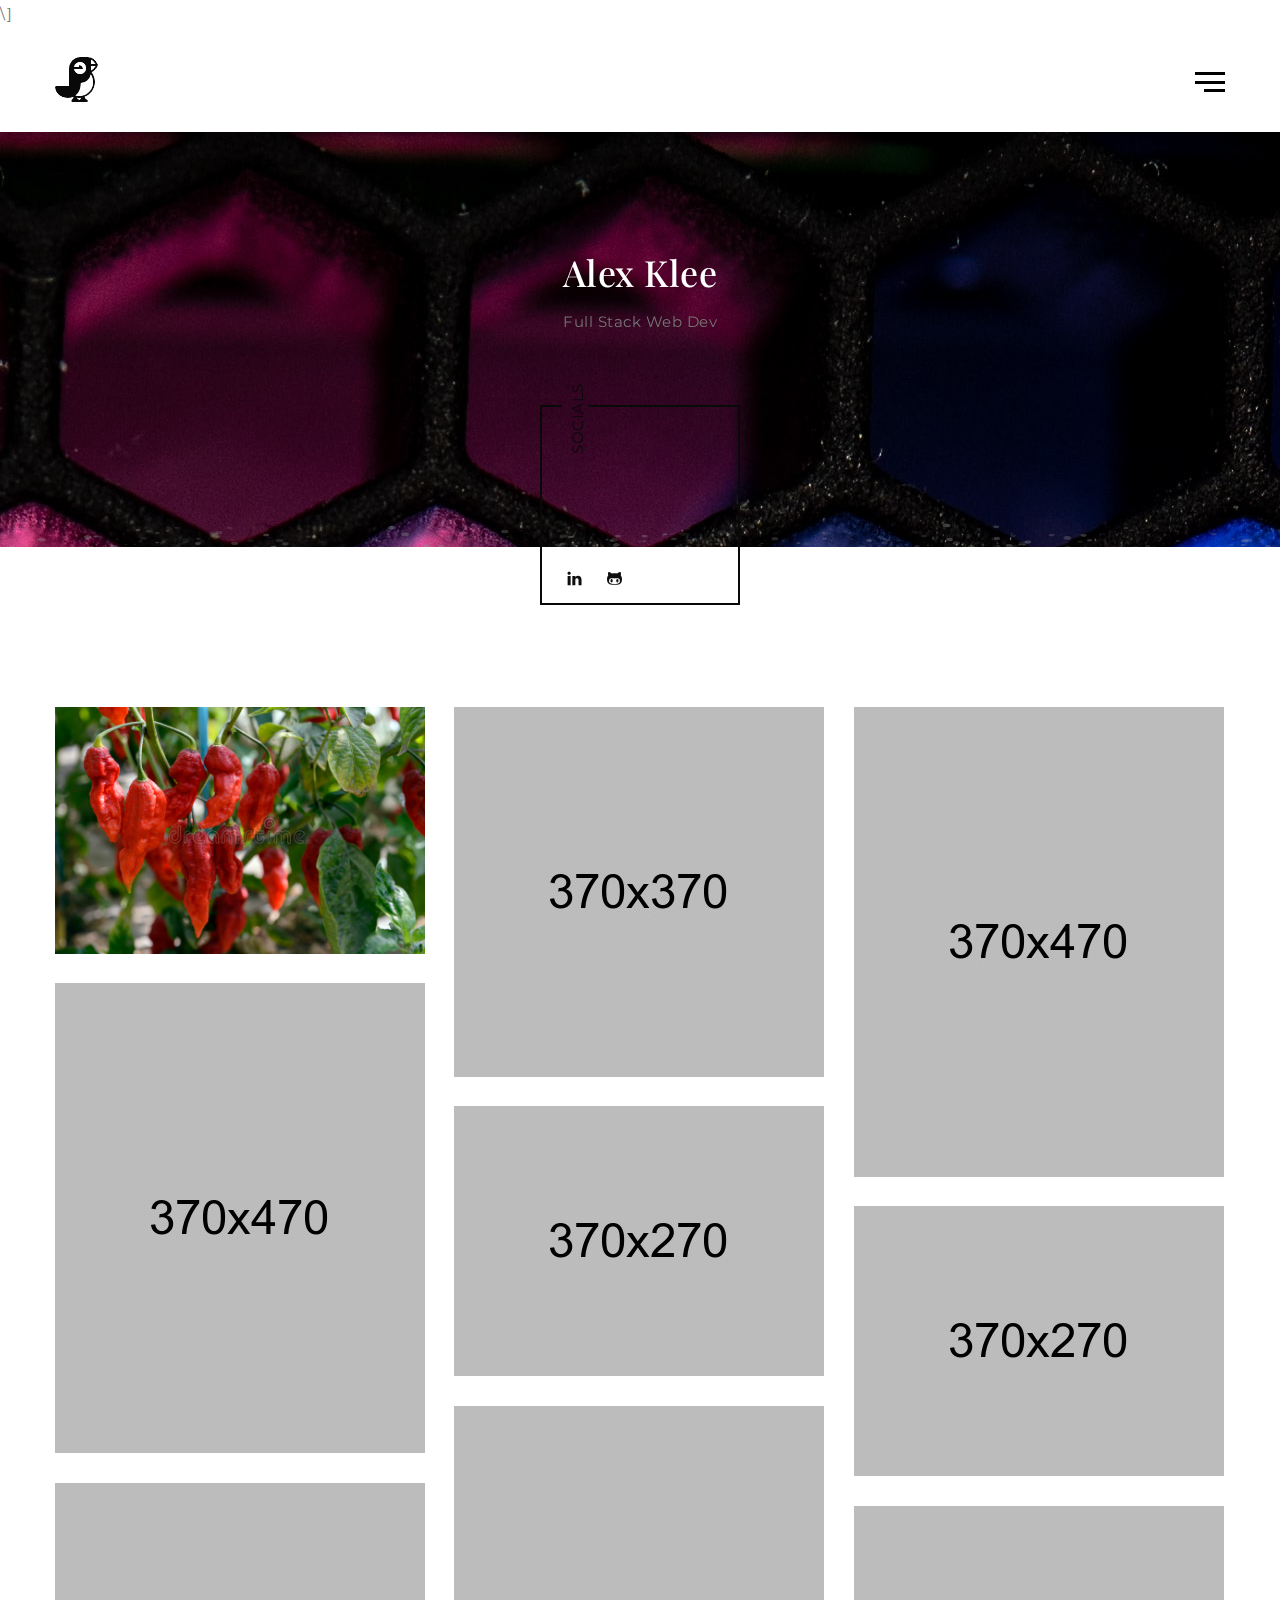
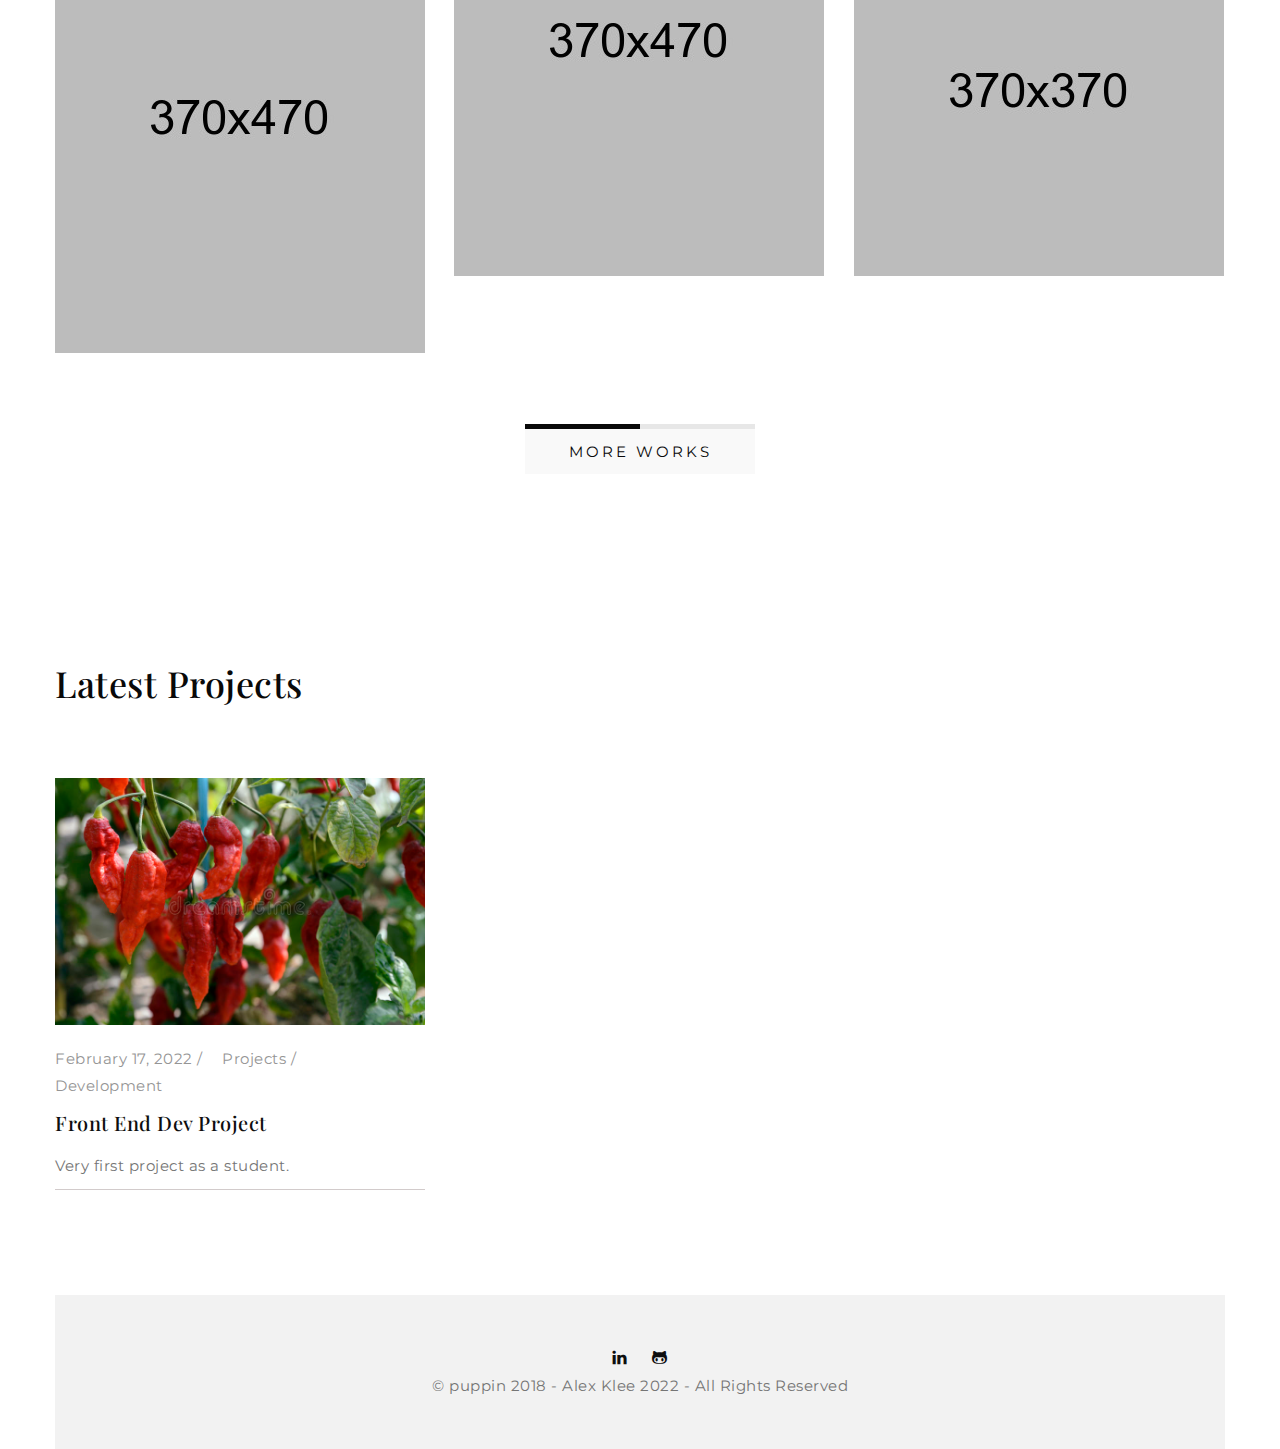
<file: PersonalSite/PersonalSite/Index.html>
﻿

<!DOCTYPE html>
<html lang="zxx">
<head>
	<meta charset="utf-8">
	<title>Alex Klee</title>
	
    <!-- TODO Add a page with "Team" and links to classmates personal sites & Linkedin? -->

	<meta name="description" content="Personal Site">

	<meta name="keywords" content="Premium HTML Template" >

	<meta name="author" content="HTMLmate Alex Klee">

	<!-- Mobile Specific Meta -->
	<meta name="viewport" content="width=device-width, initial-scale=1">

	<!-- css-include -->

	<!-- boorstrap -->
	<link rel="stylesheet" type="text/css" href="assets/css/bootstrap.min.css">
	<!-- themify-icon.css -->
	<link rel="stylesheet" type="text/css" href="assets/css/themify-icons.css">
	<!-- owl-carousel -->
	<link rel="stylesheet" type="text/css" href="assets/css/owl.carousel.css">
	<!-- light-box -->
	<link rel="stylesheet" type="text/css" href="assets/css/lightbox.css">
	<!-- video css -->
	<link rel="stylesheet" type="text/css" href="assets/css/video.min.css">
	<!-- menu.css -->
	<link rel="stylesheet" type="text/css" href="assets/css/menu.css">
	<!-- style -->
	<link rel="stylesheet" type="text/css" href="assets/css/style.css">
	<!-- responsive.css -->
	<link rel="stylesheet" type="text/css" href="assets/css/responsive.css">
</head>

\]
<body>
	<div id="preloader"></div>
	<!-- Start of nav bar 
		============================================= -->
		<nav id="poppin-nav">
			<div id="nav-off"></div>
			<div id="header-logo-1" class="text-center">
				<a href="#"><img src="assets/img//logo/logo.png" alt="img"></a>
			</div>
            <ul id="menu">
                <li class="has-submenu text-capitalize">
                    <a href="index.html">home</a>
                </li>
                <!--<li class="has-submenu">
                    <a href="#">Blog <span class="ti-angle-down"></span></a>
                    <ul class="submenu">
                        <li><a href="blog.html">Blog Grid</a></li>
                        <li><a href="blog-single.html">Single Post</a></li>
                    </ul>
                </li>-->
                <li><a href="projects.html">Projects</a></li>
                <li><a href="teamPage1.html">The Team</a></li>
                <li><a href="resume.pdf" target="_blank">Resume</a></li>
                <li><a href="contact.html">Contact</a></li>
            </ul>
		</nav>
		<div id="menu-overlay"></div>
	<!-- End of nav bar 
		============================================= -->



	<!-- Start of header
		============================================= -->
		<header id="site-header" class="not-stuck">
			<div class="container">
				<div class="row">
					<div id="header-logo">
						<a href="#"><img src="assets/img//logo/logo.png" alt="img"></a>
					</div>

					<div id="menu-burger" class="pull-right not-stuck">
						<div id="menu-bar">
							<span class="icon-bar top"></span>
							<span class="icon-bar middle"></span>
							<span class="icon-bar bottom"></span>
						</div>
					</div>
				</div>
			</div>
		</header>
	<!-- End of header
		============================================= -->





	<!-- Start of page head section
		============================================= -->
		<section id="page-head" class="page-head-section">
			<div class="page-head-overlay"></div>
			<div id="page-head-effect" class="page-head-effect">
				<canvas id="demo-canvas"></canvas>
			</div>
			<!-- // page-head-style -->
			<div class="container">
				<div class="row">
					<div class="banner-content">
						<div class="page-head-content">
							<div class="page-head-title text-capitalize pb40">
								<h1>Alex Klee</h1>
								<span class="descrip">Full Stack Web Dev</span>
							</div>
							<!-- //title -->

							<div class="page-head-social">
								<div  class="social-title text-uppercase">
									<span>socials</span>
								</div>
								<!-- //title -->
								<div class="page-head-social-item ul-li">
									<ul class="page-head-social-list">
										<li><a href="https://linkedin.com/in/alex-klee-6b962a232"><span class="ti-linkedin"></span></a></li>
										<!--<li><a href="#"><span class="ti-twitter-alt"></span></a></li>
										<li><a href="#"><span class="ti-google"></span></a></li>-->
										<li><a href="https://github.com/KleeAlex" target="_blank"><span class="ti-github"></span></a></li>
									</ul><!-- /.page-head-social-list -->
								</div><!-- /.page-head-social-item -->
							</div>
							<!-- /.page-head-social -->
						</div>
						<!-- /.page-head-content -->
					</div>
				</div><!--  /.row-->
			</div><!--  /.container -->
		</section>
	<!-- End of page head section
		============================================= -->





	<!-- Start of portfolio section
		============================================= -->
		<section id="portfolio" class="portfolio-section">
			<div class="container">
				<div class="row">
					<div class="portfolio-content">
						<div class="portfolio-tab pb55">
							<!--<div id="filters" class="button-group pb45">
								<button class="tab-button active" data-filter="*">All<span>75</span></button>
								<button class="tab-button" data-filter=".web">Branding<span>14</span></button>
								<button class="tab-button" data-filter=".design">Identity<span>06</span></button>
								<button class="tab-button" data-filter=".branding">Design<span>22</span></button>
								<button class="tab-button" data-filter=".photography">Travel<span>03</span></button>
							</div>-->
							<!-- /tab-button -->

							<div class="portfolio-tab-text-pic row">
								<div id="posts">
									<div id="1" class="item item-grid web">
										<div class="item-wrap">
											<div class="work-item">
												<div class="work-pic">
													<img src="assets/img/projects/fed1.jpg" alt="image">
												</div>
												<!-- //img -->
												<div class="hover-content">
													<div class="hover-text text-center">
														<a href="http://f1spgd.alexklee.net/Index.html" target="_blank" data-lightbox="roadtrip"></a>
													</div>
													<!-- //light-box-img -->
													<div class="project-description text-uppercase ul-li">
														<h3><a href="http://f1spgd.alexklee.net/Index.html" target="_blank">Front End Dev Project</a></h3>
														<ul class="project-catagorry text-capitalize">
															<li><a href="http://f1spgd.alexklee.net/Index.html" target="_blank">Project, </a></li>

															<li><a href="http://f1spgd.alexklee.net/Index.html" target="_blank">Development</a></li>
														</ul>
													</div>
													<!-- //project-description -->
												</div>
											</div>
										</div>
									</div>
									<!-- /item -->

									<div id="2" class="item item-grid design branding">
										<div class="item-wrap">
											<div class="work-item">
												<div class="work-pic">
													<img src="assets/img/portfolio/port-2.jpg" alt="image">
												</div>
												<!-- //img -->
												<div class="hover-content">
													<div class="hover-text text-center">
														<a href="assets/img/portfolio/port-2.jpg" data-lightbox="roadtrip"><span class="ti-fullscreen"></span></a>
													</div>
													<!-- //light-box-img -->
													<div class="project-description text-uppercase ul-li">
														<h3><a href="#">project Item Title</a></h3>
														<ul class="project-catagorry text-capitalize">
															<li><a href="#">web, </a></li>

															<li><a href="#">Development</a></li>
														</ul>
													</div>
													<!-- //project-description -->
												</div>
											</div>
											
										</div>
									</div>
									<!-- /item -->

									<div id="3" class="item item-grid design web">
										<div class="item-wrap">
											<div class="work-item">
												<div class="work-pic">
													<img src="assets/img/portfolio/port-3.jpg" alt="image">
												</div>
												<!-- //img -->
												<div class="hover-content">
													<div class="hover-text text-center">
														<a href="assets/img/portfolio/port-3.jpg" data-lightbox="roadtrip"><span class="ti-fullscreen"></span></a>
													</div>
													<!-- //light-box-img -->
													<div class="project-description text-uppercase ul-li">
														<h3><a href="#">project Item Title</a></h3>
														<ul class="project-catagorry text-capitalize">
															<li><a href="#">design, </a></li>

															<li><a href="#">Development</a></li>
														</ul>
													</div>
													<!-- //project-description -->
												</div>
											</div>
											
										</div>
									</div>
									<!-- /item -->

									<div id="4" class="item item-grid design photography web">
										<div class="item-wrap">
											<div class="work-item">
												<div class="work-pic">
													<img src="assets/img/portfolio/port-5.jpg" alt="image">
												</div>
												<!-- //img -->
												<div class="hover-content">
													<div class="hover-text text-center">
														<a href="assets/img/portfolio/port-5.jpg" data-lightbox="roadtrip"><span class="ti-link"></span></a>
													</div>
													<!-- //light-box-img -->
													<div class="project-description text-uppercase ul-li">
														<h3><a href="#">project Item Title</a></h3>
														<ul class="project-catagorry text-capitalize">
															<li><a href="#">Branding, </a></li>

															<li><a href="#">Development</a></li>
														</ul>
													</div>
													<!-- //project-description -->
												</div>
											</div>
											
										</div>
									</div>
									<!-- /item -->

									<div id="5" class="item item-grid design web">
										<div class="item-wrap">
											<div class="work-item">
												<div class="work-pic">
													<img src="assets/img/portfolio/port-4.jpg" alt="image">
												</div>
												<!-- //img -->
												<div class="hover-content">
													<div class="hover-text text-center">
														<a class="popup zoom-gallery" href="https://www.youtube.com/watch?v=_kqQDCxRCzM"><span class="ti-control-forward"></span></a>
													</div>
													<!-- //light-box-img -->
													<div class="project-description text-uppercase ul-li">
														<h3><a href="#">project Item Title</a></h3>
														<ul class="project-catagorry text-capitalize">
															<li><a href="#">travel, </a></li>

															<li><a href="#">place</a></li>
														</ul>
													</div>
													<!-- //project-description -->
												</div>
											</div>
											
										</div>
									</div>
									<!-- /item -->

									<div id="6" class="item item-grid design branding web">
										<div class="item-wrap">
											<div class="work-item">
												<div class="work-pic">
													<img src="assets/img/portfolio/port-6.jpg" alt="image">
												</div>
												<!-- //img -->
												<div class="hover-content">
													<div class="hover-text text-center">
														<a href="assets/img/portfolio/port-6.jpg" data-lightbox="roadtrip"><span class="ti-link"></span></a>
													</div>
													<!-- //light-box-img -->
													<div class="project-description text-uppercase ul-li">
														<h3><a href="#">project Item Title</a></h3>
														<ul class="project-catagorry text-capitalize">
															<li><a href="#">identity, </a></li>

															<li><a href="#">institute</a></li>
														</ul>
													</div>
													<!-- //project-description -->
												</div>
											</div>
											
										</div>
									</div>
									<!-- /item -->

									<div id="7" class="item item-grid design branding web">
										<div class="item-wrap">
											<div class="work-item">
												<div class="work-pic">
													<img src="assets/img/portfolio/port-7.jpg" alt="image">
												</div>
												<!-- //img -->
												<div class="hover-content">
													<div class="hover-text text-center">
														<a href="assets/img/portfolio/port-7.jpg" data-lightbox="roadtrip"><span class="ti-fullscreen"></span></a>
													</div>
													<!-- //light-box-img -->
													<div class="project-description text-uppercase ul-li">
														<h3><a href="#">project Item Title</a></h3>
														<ul class="project-catagorry text-capitalize">
															<li><a href="#">Branding, </a></li>

															<li><a href="#">Development</a></li>
														</ul>
													</div>
													<!-- //project-description -->
												</div>
											</div>
											
										</div>
									</div>
									<!-- /item -->

									<div id="8" class="item item-grid design branding web">
										<div class="item-wrap">
											<div class="work-item">
												<div class="work-pic">
													<img src="assets/img/portfolio/port-9.jpg" alt="image">
												</div>
												<!-- //img -->
												<div class="hover-content">
													<div class="hover-text text-center">
														<a  class="popup" href="https://www.youtube.com/watch?v=QJO3ROT-A4E&list=PLxdmSpdkY-5LG9ZYDrX3qQq_iqsjfJhx9"><span class="ti-control-forward"></span></a>
													</div>
													<!-- //light-box-img -->
													<div class="project-description text-uppercase ul-li">
														<h3><a href="#">project Item Title</a></h3>
														<ul class="project-catagorry text-capitalize">
															<li><a href="#">html, </a></li>

															<li><a href="#">Development</a></li>
														</ul>
													</div>
													<!-- //project-description -->
												</div>
											</div>
											
										</div>
									</div>
									<!-- /item -->

									<div id="9" class="item item-grid design branding web">
										<div class="item-wrap">
											<div class="work-item">
												<div class="work-pic">
													<img src="assets/img/portfolio/port-8.jpg" alt="image">
												</div>
												<!-- //img -->
												<div class="hover-content">
													<div class="hover-text text-center">
														<a href="assets/img/portfolio/port-8.jpg" data-lightbox="roadtrip"><span class="ti-fullscreen"></span></a>
													</div>
													<!-- //light-box-img -->
													<div class="project-description text-uppercase ul-li">
														<h3><a href="#">project Item Title</a></h3>
														<ul class="project-catagorry text-capitalize">
															<li><a href="#">Branding, </a></li>

															<li><a href="#">Development</a></li>
														</ul>
													</div>
													<!-- //project-description -->
												</div>
											</div>
											
										</div>
									</div>
									<!-- /item -->


								</div><!--//posts-->
							</div><!--//portfolio-tab-text-pic-->
						</div><!--//portfolio-tab-->


						<div class="poppin-more text-uppercase text-center">
							<div class="more-btn">
								<a href="projects.html">MORE WORKS</a>
							</div>
						</div>
						<!-- //.more -->

					</div><!--//portfolio-content -->
				</div><!--  /.row -->
			</div><!--  /.conatiner -->
		</section>
	<!-- End of portfolio section
		============================================= -->

	<!-- Start of Latest Projects
		============================================= -->
		<section id="service" class="service-section pt90 pb40">
			<div class="container">
				<div class="row">
					<div class="section-title text-capitalize deep-black pb75">
						<h2>Latest Projects</h2>
					</div>
					<!-- //title -->

					<div class="latest-blog-content">
						<div class="row">

							<div class="col-md-4">
								<div class="latest-blog-text-pic">
									<div class="latest-blog-img mb10"> 
										<img src="assets/img/projects/fed1.jpg" alt="img">
										<div class="blog-meta mt20 ul-li">
											<ul class="meta-list">
												<li><a href="">February 17, 2022  /  </a></li>
												<li><a href="http://f1spgd.alexklee.net/Index.html" target="_blank">  Projects /  </a></li>
												<li><a href="http://f1spgd.alexklee.net/Index.html" target="_blank">Development</a></li>
											</ul>
										</div>
									</div>
									<!-- //.latest-blog-img -->

									<div class="latest-blog-text">
										<div class="blog-head">
											<h2> <a href="http://f1spgd.alexklee.net/Index.html">Front End Dev Project</a></h2>
										</div>
										<!-- //.blog-head -->
										<div class="blog-details mt15">
											<p>
												Very first project as a student.
											</p>
										</div>
									</div>

								</div>
								<!-- //.latest-blog-text-pic -->
							</div>
							<!-- //.col-md-4 -->




						</div>
						<!-- //.row -->
					</div>
					


				</div><!--  row -->
			</div><!--  container-->
		</section>
	<!-- End of our service section
		============================================= -->





	<!-- Start of footer section
		============================================= -->
		<footer>
			<div class="footer-area footer-2">
				<div class="container">
					<div class="row">
						<div class="copy-right-area text-center">
							<div class="page-head-social-item ul-li">
								<ul class="page-head-social-list">
									<li><a href="https://linkedin.com/in/alex-klee-6b962a232"><span class="ti-linkedin"></span></a></li>
									<!--<li><a href="#"><span class="ti-twitter-alt"></span></a></li>
									<li><a href="#"><span class="ti-google"></span></a></li>-->
									<li><a href="https://github.com/KleeAlex" target="_blank"><span class="ti-github"></span></a></li>
								</ul><!-- /.page-head-social-list -->
							</div>
							<span>© puppin 2018 - Alex Klee 2022 - All Rights Reserved </span>
						</div>
						<!-- //copy-right-area -->
					</div><!--  /.container -->
				</div><!--  /.row-->
			</div><!--  /.footer-area -->
		</footer>
	<!-- End of footer section
		============================================= -->



		<!--  Js Library -->
		<script src="assets/js/jquery-2.1.4.min.js"></script>
		<!-- Include  for bootstrap -->
		<script src="assets/js/bootstrap.min.js"></script>
		<!-- Include isotope Js -->
		<script src="assets/js/jquery.isotope.min.js"></script>
		<!-- Include lightbox -->
		<script src="assets/js/lightbox.js"></script>
		<!-- Include circle-effect.js -->
		<script src="assets/js/circle-effect.js"></script>
		<!-- Include Video js -->
		<script src="assets/js/jquery.magnific-popup.min.js"></script>
		<!-- Include Owl-carousel -->
		<script src="assets/js/owl.carousel.min.js"></script>
		<!-- Include Counter up -->
		<script src="assets/js/jquery.counterup.min.js"></script>
		<script src="assets/js/waypoints.min.js"></script>



		<!-- Include script.js -->
		<script src="assets/js/script.js"></script>


	</body>
	</html>
</file>
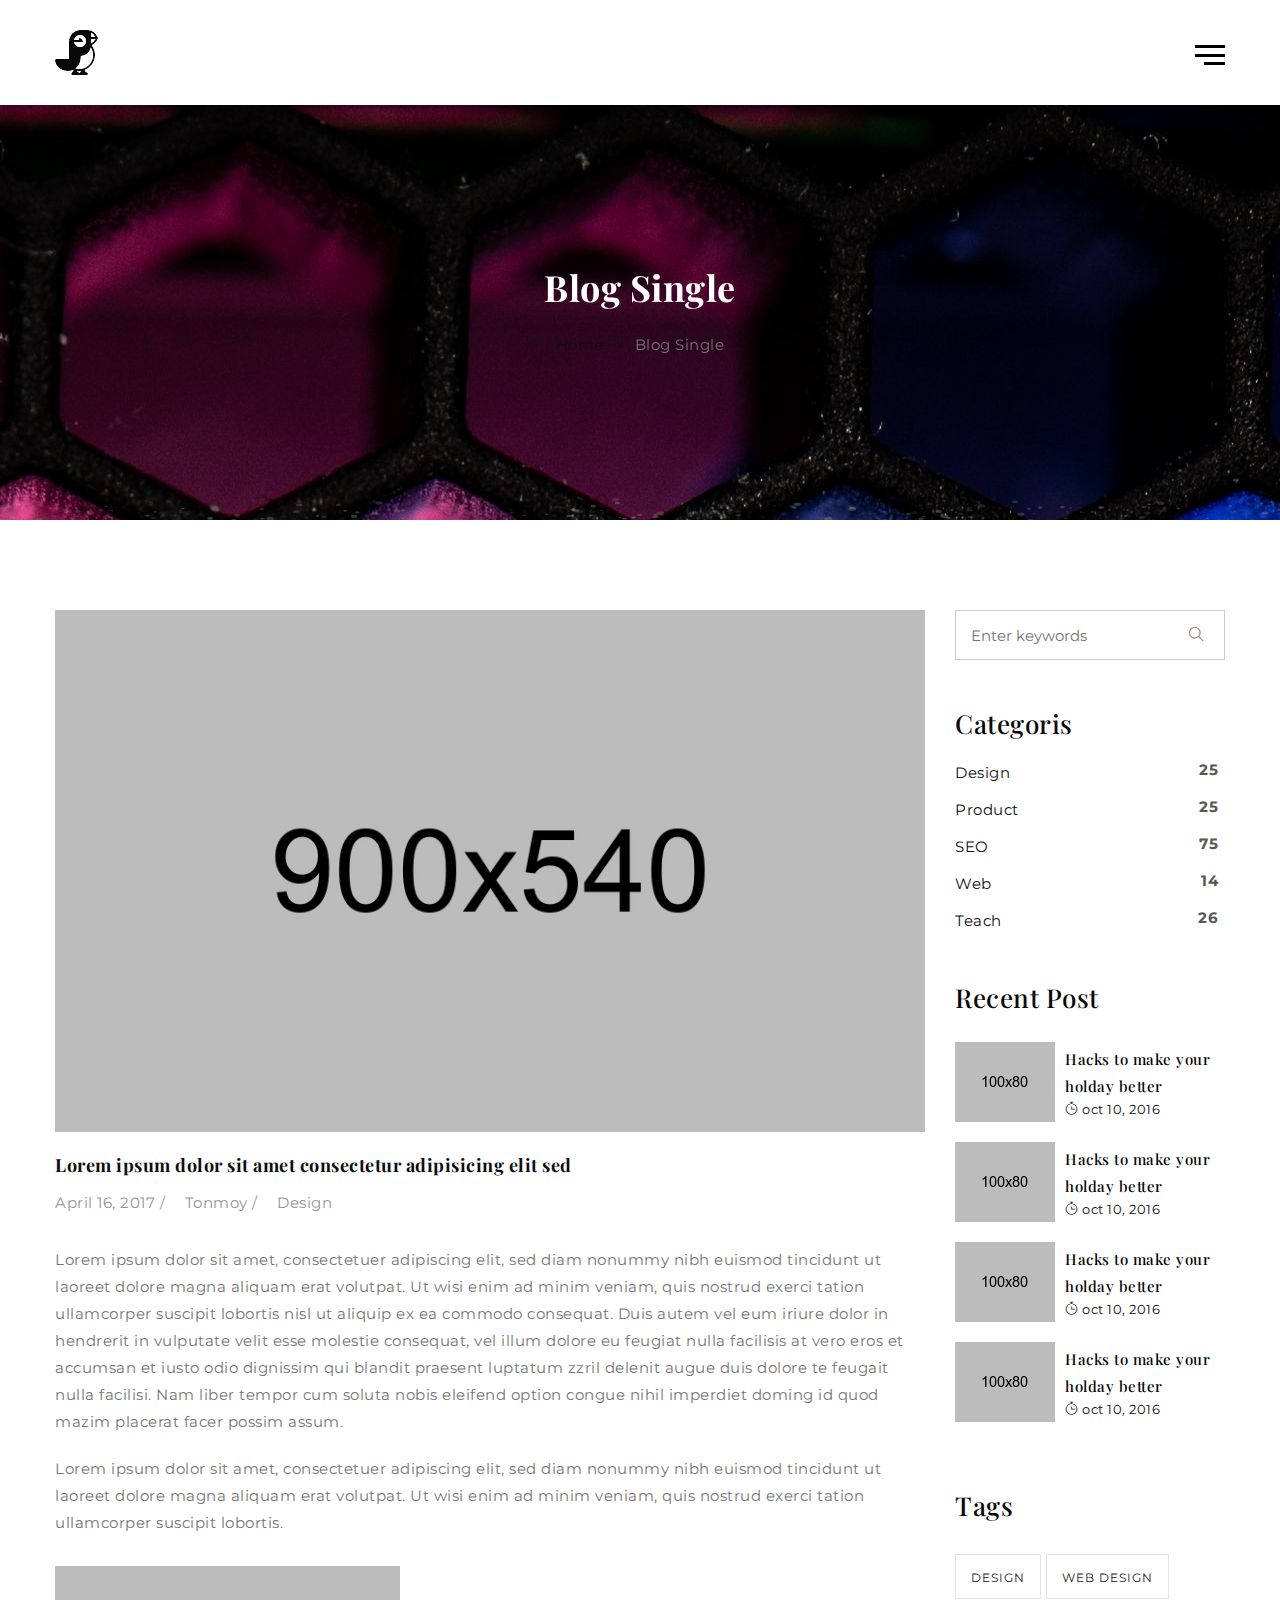
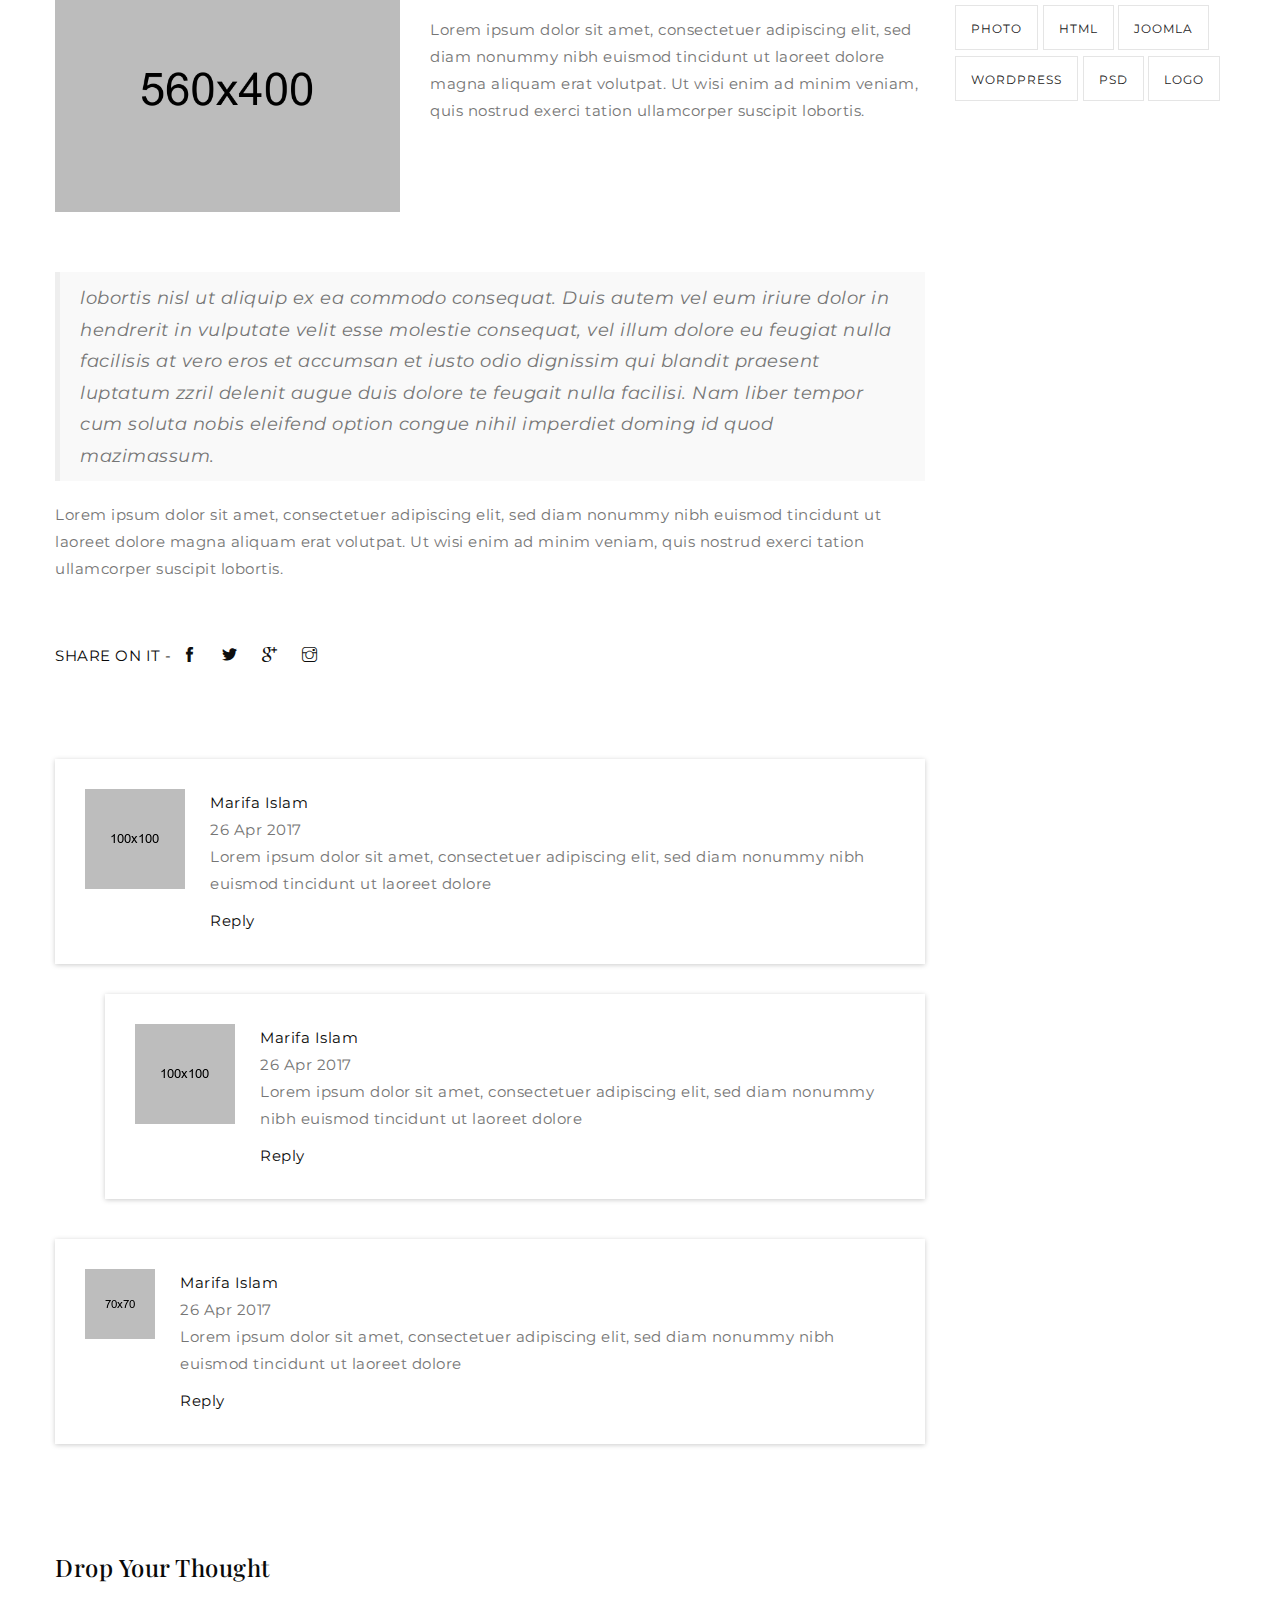
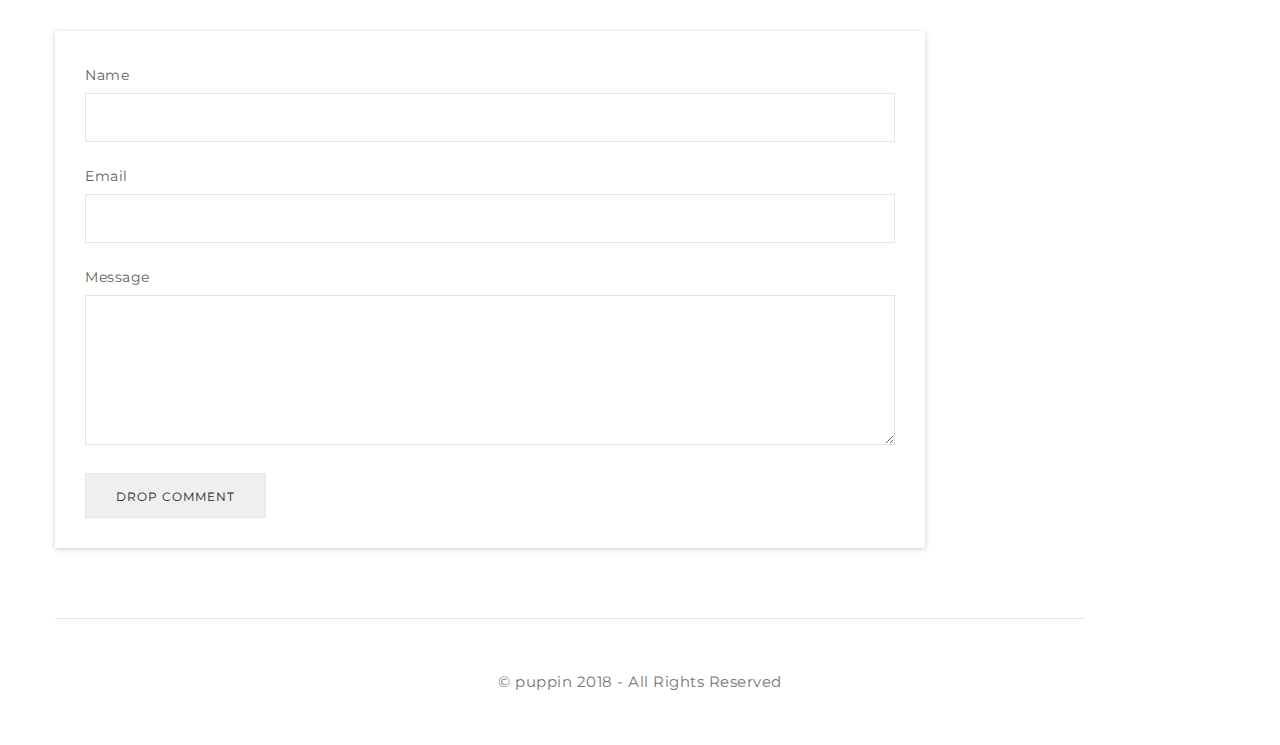
<file: PersonalSite/PersonalSite/blog-single.html>
<!DOCTYPE html>
<html lang="zxx">
<head>
	<meta charset="utf-8">
	<title>Blog single</title>
	

	<meta name="description" content="----">

	<meta name="keywords" content="Premium HTML Template">

	<meta name="author" content="HTMLmate">

	<!-- Mobile Specific Meta -->
	<meta name="viewport" content="width=device-width, initial-scale=1">

	<!-- css-include -->

	<!-- boorstrap -->
	<link rel="stylesheet" type="text/css" href="assets/css/bootstrap.min.css">
	<!-- themify-icon.css -->
	<link rel="stylesheet" type="text/css" href="assets/css/themify-icons.css">
	<!-- owl-carousel -->
	<link rel="stylesheet" type="text/css" href="assets/css/owl.carousel.css">
	<!-- light-box -->
	<link rel="stylesheet" type="text/css" href="assets/css/lightbox.css">
	<!-- video css -->
	<link rel="stylesheet" type="text/css" href="assets/css/video.min.css">
	<!-- menu.css -->
	<link rel="stylesheet" type="text/css" href="assets/css/menu.css">
	<!-- style -->
	<link rel="stylesheet" type="text/css" href="assets/css/style.css">
	<!-- responsive.css -->
	<link rel="stylesheet" type="text/css" href="assets/css/responsive.css">
</head>


<body class="about single-page">
	<div id="preloader"></div>
	<!-- Start of nav bar 
		============================================= -->
		<nav id="poppin-nav">
			<div id="nav-off"></div>
			<div id="header-logo-1" class="text-center">
				<a href="#"><img src="assets/img//logo/logo.png" alt="img"></a>
			</div>
			<ul id="menu">
				<li class="has-submenu text-capitalize">
					<a href="index.html">home</a>
				</li>
				<li class="has-submenu">
					<a href="#">Blog <span class="ti-angle-down"></span></a>
					<ul class="submenu">
						<li><a href="blog.html">Blog Grid</a></li>
						<li><a href="blog-single.html">Single Post</a></li>
					</ul>
				</li>
				<li><a href="contact.html">Contact</a></li>
			</ul>
		</nav>
		<div id="menu-overlay"></div>
	<!-- End of nav bar 
		============================================= -->


	<!-- Start of header
		============================================= -->
		<header id="site-header" class="not-stuck">
			<div class="container">
				<div class="row">
					<div id="header-logo">
						<a href="#"><img src="assets/img//logo/logo.png" alt="img"></a>
					</div>

					<div id="menu-burger" class="pull-right not-stuck">
						<div id="menu-bar">
							<span class="icon-bar top"></span>
							<span class="icon-bar middle"></span>
							<span class="icon-bar bottom"></span>
						</div>
					</div>
				</div>
			</div>
		</header>
	<!-- End of header
		============================================= -->





	<!-- Start of page head section
		============================================= -->
		<section id="page-head" class="page-head-section">
			<div class="page-head-overlay"></div>
			<div id="page-head-effect" class="page-head-effect">
				<canvas id="demo-canvas"></canvas>
			</div>
			<!-- // page-head-style -->
			<div class="container">
				<div class="row">
					<div class="page-head-content">
						<div class="page-head-title text-capitalize">
							<h1>Blog Single</h1>
						</div>
						<!-- //title -->

						<div class="breadcrumb-item   text-capitalize">
							<ul class="breadcrumb">
								<li><a href="index-1.html">Home</a></li>
								<li>blog single</li>
							</ul>
						</div>
						<!-- /.breadcrumb-item -->
					</div>
					<!-- /.page-head-content -->
				</div><!--  /.row-->
			</div><!--  /.container -->
		</section>
	<!-- End of page head section
		============================================= -->



	<!-- Start of blog sinlge content
		============================================= -->
		<section id="blog-single" class="blog-single-content pt90">
			<div class="container">
				<div class="row">
					<div class="blog-single-content">
						<div class="row">
							<div class="col-sm-9">

								<div class="blog-single-right-side">
									<div class="blog-single-main-img">
										<img src="assets/img/blog/blog-s.jpg" alt="image">
									</div>

									<div class="blog-main-link deep-black mt20">
										<h2><a href="#">Lorem ipsum dolor sit amet consectetur adipisicing elit sed</a></h2>
									</div>
									<!-- //.blog-main-link -->


									<div class="blog-meta mt10  ul-li">
										<ul class="meta-list">
											<li><a href="#">April 16, 2017  /  </a></li>
											<li><a href="#">  Tonmoy /  </a></li>
											<li><a href="#">Design</a></li>
										</ul>
									</div>
									<!-- //.blog-meta -->

									<div class="blog-single-text mt30">
										<span>Lorem ipsum dolor sit amet, consectetuer adipiscing elit, sed diam nonummy nibh euismod tincidunt ut laoreet dolore magna aliquam erat volutpat. Ut wisi enim ad minim veniam, quis nostrud exerci tation ullamcorper suscipit lobortis nisl ut aliquip ex ea commodo consequat. Duis autem vel eum iriure dolor in hendrerit in vulputate velit esse molestie consequat, vel illum dolore eu feugiat nulla facilisis at vero eros et accumsan et iusto odio dignissim qui blandit praesent luptatum zzril delenit augue duis dolore te feugait nulla facilisi. Nam liber tempor cum soluta nobis eleifend option congue nihil imperdiet doming id quod mazim placerat facer possim assum.</span>
									</div>
									<!-- // .blog-single-text -->	

									<div class="blog-single-text mt20">
										<span>Lorem ipsum dolor sit amet, consectetuer adipiscing elit, sed diam nonummy nibh euismod tincidunt ut laoreet dolore magna aliquam erat volutpat. Ut wisi enim ad minim veniam, quis nostrud exerci tation ullamcorper suscipit lobortis.</span>
									</div>
									<!-- // .blog-single-text -->

									<div class="blog-single-text mt30 row">
										<div class="col-sm-5">
											<img src="assets/img/portfolio/port-11.gif" alt="image">
										</div>
										<div class="col-sm-7">
											<span class="pt50 table-display">Lorem ipsum dolor sit amet, consectetuer adipiscing elit, sed diam nonummy nibh euismod tincidunt ut laoreet dolore magna aliquam erat volutpat. Ut wisi enim ad minim veniam, quis nostrud exerci tation ullamcorper suscipit lobortis.</span>
										</div>
									</div>
									<!-- // .blog-single-text -->

									<div class="blog-single-quate mt60">
										<blockquote>
											lobortis nisl ut aliquip ex ea commodo consequat. Duis autem vel eum iriure dolor in hendrerit in vulputate velit esse molestie consequat, vel illum dolore eu feugiat nulla facilisis at vero eros et accumsan et iusto odio dignissim qui blandit praesent luptatum zzril delenit augue duis dolore te feugait nulla facilisi. Nam liber tempor cum soluta nobis eleifend option congue nihil imperdiet doming id quod mazimassum.
										</blockquote>
									</div>	
									<!-- // .blog-single-quate -->

									<div class="blog-single-text mt20">
										<span>Lorem ipsum dolor sit amet, consectetuer adipiscing elit, sed diam nonummy nibh euismod tincidunt ut laoreet dolore magna aliquam erat volutpat. Ut wisi enim ad minim veniam, quis nostrud exerci tation ullamcorper suscipit lobortis.</span>
									</div>
									<!-- // .blog-single-text -->


									<div class="blog-share ul-li mt60">
										<span class="share-it text-uppercase deep-black pull-left">Share On it -</span>

										<ul class="page-head-social-list">
											<li><a href="#"><span class="ti-facebook"></span></a></li>
											<li><a href="#"><span class="ti-twitter-alt"></span></a></li>
											<li><a href="#"><span class="ti-google"></span></a></li>
											<li><a href="#"><span class="ti-instagram"></span></a></li>
										</ul><!-- /.page-head-social-list -->
									</div>
									<!-- //.blog-share -->
								</div>
								<!-- //.blog-single-right-side -->


								<div class="blog-single-comment pt90">

									<div class="comment-form-list">
										<div class="comment-form-list-pic-text">
											<div class="author-pic pull-left">
												<img src="assets/img/blog/img1.png" alt="">
											</div>
											<!-- //.img -->
											<div class="author-text">
												<span class="author-name deep-black">Marifa Islam</span>
												<span class="author-date">26 Apr 2017</span>
												<span class="author-dec">Lorem ipsum dolor sit amet, consectetuer adipiscing elit, sed diam nonummy nibh euismod tincidunt ut laoreet dolore</span>
												<span class="reply-text mt10 deep-black"><a href="#!">Reply</a></span>
											</div>
										</div>
										<!-- //.comment-form-list-pic-text -->

										<div class="comment-form-list-pic-text ml50 mt30">
											<div class="author-pic pull-left">
												<img src="assets/img/blog/img2.png" alt="">
											</div>
											<!-- //.img -->
											<div class="author-text">
												<span class="author-name deep-black">Marifa Islam</span>
												<span class="author-date">26 Apr 2017</span>
												<span class="author-dec">Lorem ipsum dolor sit amet, consectetuer adipiscing elit, sed diam nonummy nibh euismod tincidunt ut laoreet dolore</span>
												<span class="reply-text mt10 deep-black"><a href="#!">Reply</a></span>
											</div>
										</div>
									</div>
									<!-- //.comment-form-list -->



									<div class="comment-form-list-pic-text mt20">
										<div class="author-pic pull-left">
											<img src="assets/img/blog/img4.png" alt="">
										</div>
										<!-- //.img -->
										<div class="author-text">
											<span class="author-name deep-black">Marifa Islam</span>
											<span class="author-date">26 Apr 2017</span>
											<span class="author-dec">Lorem ipsum dolor sit amet, consectetuer adipiscing elit, sed diam nonummy nibh euismod tincidunt ut laoreet dolore</span>
											<span class="reply-text mt10 deep-black"><a href="#!">Reply</a></span>
										</div>
									</div>
									<!-- //.comment-form-list-pic-text -->

									<div class="blog-single-comment-head text-capitalize  pt90">
										<h3 class="title-head deep-black">Drop your thought</h3>
									</div>

									<div class="comment-form mt50 ">
										<form action="#" class="clearfix">
											<div class="input-field-wrapper">
												<div class="input-field">
													<label for="name-f" data-error="wrong" data-success="right">Name</label>
													<input id="name-f" type="text" class="validate">
												</div>
												<div class="input-field">
													<label for="email" data-error="wrong" data-success="right">Email</label>
													<input id="email" type="email" class="validate">
												</div>
											</div>
											<div class="clear-fix my-comment-box">
												<label for="textarea1">Message</label>
												<textarea id="textarea1" name="#" cols="30" rows="10"></textarea>
											</div>
											<button type="submit" class="popin-btn">Drop Comment</button>
										</form>
									</div>
								</div>
								<!-- //.blog-single-comment -->

							</div><!--  /.col-sm-9 -->


							<div class="col-sm-3">
								<div class="blog-single-right-side-bar">
									<div class="blog-search mb80">
										<form action="#" method="get">
											<input type="text" class="" placeholder="Enter keywords">
											<div class="nws-button">
												<button type="submit" value="Submit"><span class="ti-search"></span></button> 
											</div>
										</form>
									</div>
									<!-- /.blog-search  -->


									<div class="blog-single-right-side-content mt50">
										<div class="blog-single-side-title text-capitalize">
											<h2 class="widgettitle deep-black">Categoris</h2>
										</div>
										<!-- //.widgettitle -->
										<div class="category-item mt20 ul-li">
											<ul class="category-item-list ul-li-block">
												<li><a href="#">Design</a><span class="badge pull-right">25</span></li>
												<li><a href="#">Product</a><span class="badge pull-right">25</span></li>
												<li><a href="#">SEO</a><span class="badge pull-right">75</span></li>
												<li><a href="#">Web</a><span class="badge pull-right">14</span></li>
												<li><a href="#">Teach</a><span class="badge pull-right">26</span></li>
											</ul>
										</div>
										<!-- /.category-item  -->
									</div>
									<!-- //.blog-single-right-side-content -->



									<div class="blog-single-right-side-content mt50">
										<div class="blog-single-side-title text-capitalize">
											<h2 class="widgettitle deep-black">recent post</h2>
										</div>
										<!-- //.widgettitle -->

										<div class="recent-post-list mt30">
											<div class="recent-blog-item">
												<div class="side-tab-img-text">
													<div class="rec-img">
														<img src="assets/img/recent-blog/recent-1.jpg" alt="image">
													</div>
													<div class="side-tab-text ul-li">
														<div class="rec-link">
															<h3><a href="#">Hacks to make  your holday better</a></h3>
														</div>
														<ul class="rec-nws-meta">
															<li> <a href="#"><i class="ti-timer"></i> oct 10, 2016</a> </li>
														</ul>
													</div>
												</div>
												<!-- //img-text -->

												<div class="side-tab-img-text">
													<div class="rec-img">
														<img src="assets/img/recent-blog/recent-2.jpg" alt="image">
													</div>
													<div class="side-tab-text ul-li">
														<div class="rec-link">
															<h3><a href="#">Hacks to make  your holday better</a></h3>
														</div>
														<ul class="rec-nws-meta">
															<li> <a href="#"><i class="ti-timer"></i> oct 10, 2016</a> </li>
														</ul>
													</div>
												</div>

												<div class="side-tab-img-text">
													<div class="rec-img">
														<img src="assets/img/recent-blog/recent-3.jpg" alt="image">
													</div>
													<div class="side-tab-text ul-li">
														<div class="rec-link">
															<h3><a href="#">Hacks to make  your holday better</a></h3>
														</div>
														<ul class="rec-nws-meta">
															<li> <a href="#"><i class="ti-timer"></i> oct 10, 2016</a> </li>
														</ul>
													</div>
												</div>
												<!-- //img-text -->

												<div class="side-tab-img-text">
													<div class="rec-img">
														<img src="assets/img/recent-blog/recent-4.jpg" alt="image">
													</div>
													<div class="side-tab-text ul-li">
														<div class="rec-link">
															<h3><a href="#">Hacks to make  your holday better</a></h3>
														</div>
														<ul class="rec-nws-meta">
															<li> <a href="#"><i class="ti-timer"></i> oct 10, 2016</a> </li>
														</ul>
													</div>
												</div>
												<!-- //img-text -->
											</div>
										</div>

									</div>
									<!-- //.blog-single-right-side-content -->


									<div class="blog-single-right-side-content mt50">
										<div class="blog-single-side-title text-capitalize">
											<h2 class="widgettitle deep-black">Tags</h2>
										</div>
										<!-- //.widgettitle -->


										<div class="blog-tag ul-li mt30">
											<ul class="blog-tag-list">
												<li><a href="#">Design</a></li>
												<li><a href="#">Web Design</a></li>
												<li><a href="#">Photo</a></li>
												<li><a href="#">HTML</a></li>
												<li><a href="#">Joomla</a></li>
												<li><a href="#">Wordpress</a></li>
												<li><a href="#">PSD</a></li>
												<li><a href="#">Logo</a></li>
											</ul>
										</div>
									</div>
									<!-- //.blog-single-right-side-content -->

								</div>
								<!-- //.blog-single-right-side-bar -->
							</div>
							<!--  /.col-sm-3 -->


						</div><!--  /.row -->
					</div><!-- //.blog-single-content -->
				</div><!--  /.row -->
			</div><!--  /.container -->
		</section>
	<!-- End of blog single content
		============================================= -->





	<!-- Start of footer section
		============================================= -->
		<footer>
			<div class="footer-area">
				<div class="container">
					<div class="row">
						<div class="copy-right-area  border-top text-center">
							<span class="pt50 table-display">© puppin 2018 - All Rights Reserved </span>
						</div>
						<!-- //copy-right-area -->
					</div><!--  /.container -->
				</div><!--  /.row-->
				<div class="up">
					<a href="#" id="scrolluptop" class="scrollup custom"><span class="back-top deep-black text-uppercase">back top</span></a>
				</div>
			</div><!--  /.footer-area -->
		</footer>
	<!-- End of footer section
		============================================= -->



		<!--  Js Library -->
		<script src="assets/js/jquery-2.1.4.min.js"></script>
		<!-- Include  for bootstrap -->
		<script src="assets/js/bootstrap.min.js"></script>
		<!-- Include  for wow.js -->
		<script src="assets/js/wow.min.js"></script>
		<script>new WOW().init();</script>
		<!-- Include isotope Js -->
		<script src="assets/js/jquery.isotope.min.js"></script>
		<!-- Include lightbox -->
		<script src="assets/js/lightbox.js"></script>
		<!-- Include circle-effect.js -->
		<script src="assets/js/circle-effect.js"></script>
		<!-- Include Video js -->
		<script src="assets/js/jquery.magnific-popup.min.js"></script>
		<!-- Include Owl-carousel -->
		<script src="assets/js/owl.carousel.min.js"></script>
		<!-- Include Counter up -->
		<script src="assets/js/jquery.counterup.min.js"></script>
		<script src="assets/js/waypoints.min.js"></script>

		<!-- Include script.js -->
		<script src="assets/js/script.js"></script>
	</body>
	</html>
</file>
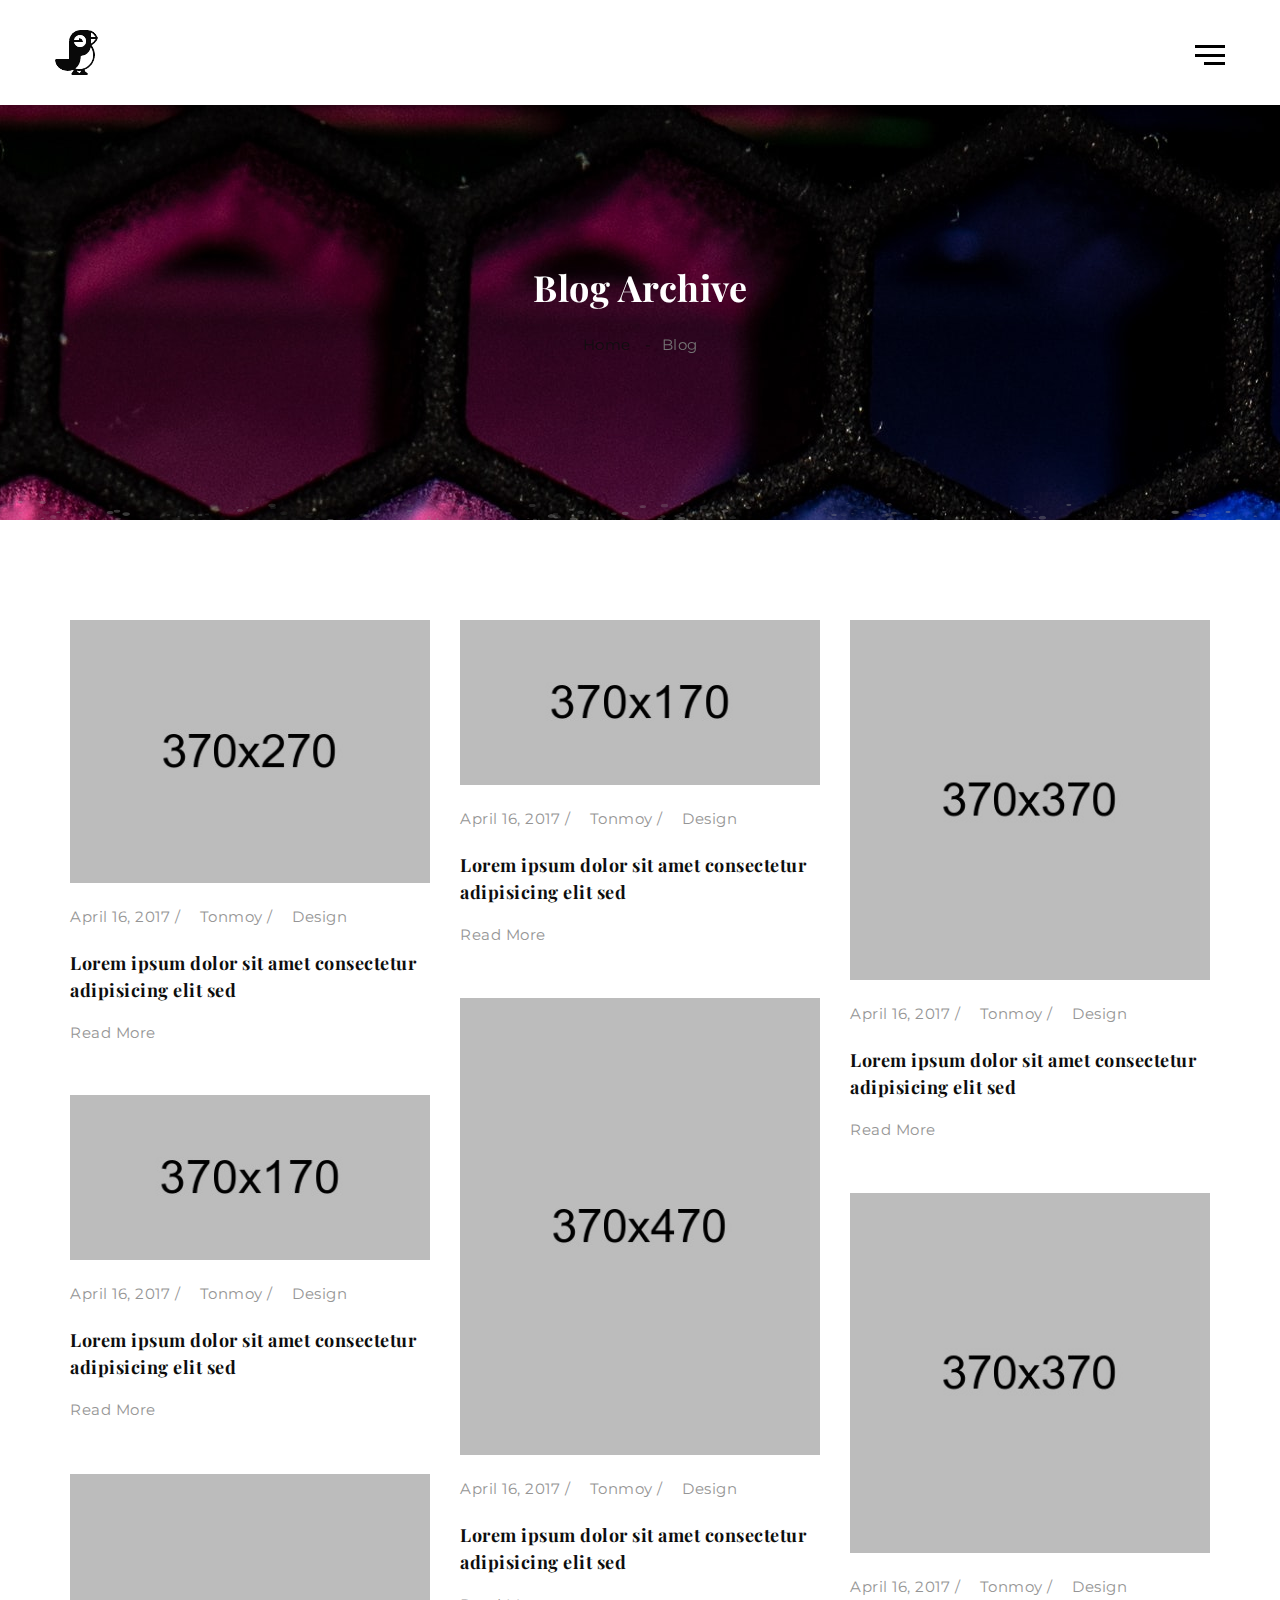
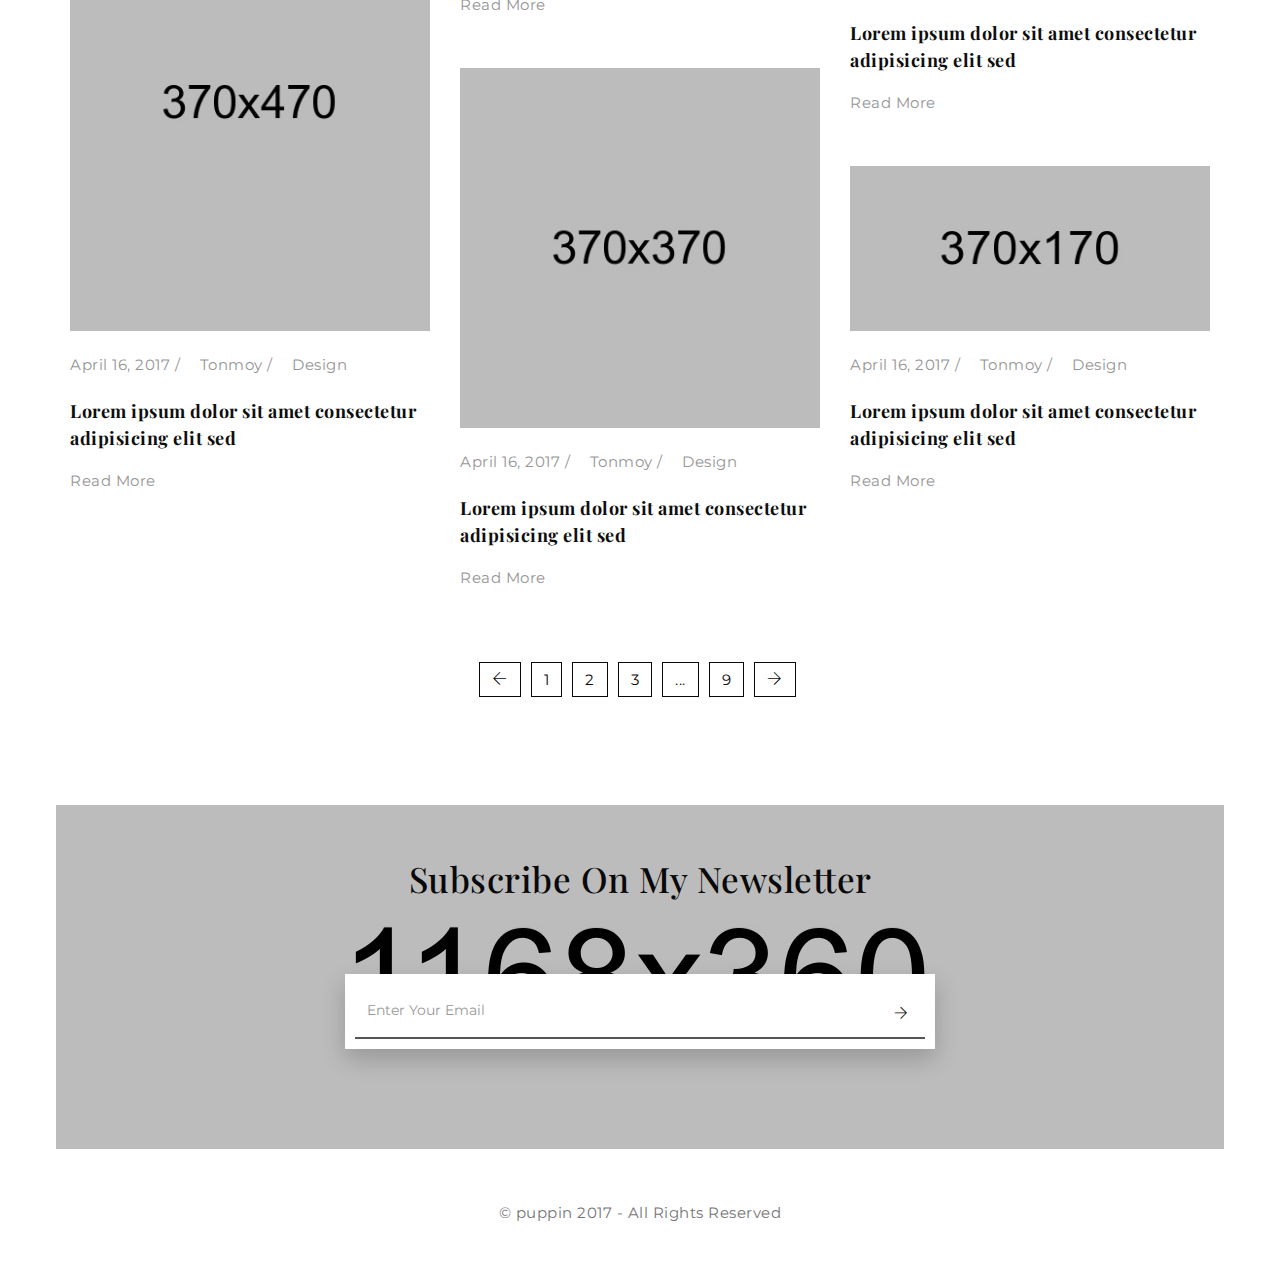
<file: PersonalSite/PersonalSite/blog.html>
<!DOCTYPE html>
<html lang="zxx">
<head>
	<meta charset="utf-8">
	<title>blog</title>
	

	<meta name="description" content="----">

	<meta name="keywords" content="Premium HTML Template">

	<meta name="author" content="HTMLmate">

	<!-- Mobile Specific Meta -->
	<meta name="viewport" content="width=device-width, initial-scale=1">

	<!-- css-include -->

	<!-- boorstrap -->
	<link rel="stylesheet" type="text/css" href="assets/css/bootstrap.min.css">
	<!-- themify-icon.css -->
	<link rel="stylesheet" type="text/css" href="assets/css/themify-icons.css">
	<!-- owl-carousel -->
	<link rel="stylesheet" type="text/css" href="assets/css/owl.carousel.css">
	<!-- light-box -->
	<link rel="stylesheet" type="text/css" href="assets/css/lightbox.css">
	<!-- video css -->
	<link rel="stylesheet" type="text/css" href="assets/css/video.min.css">
	<!-- menu.css -->
	<link rel="stylesheet" type="text/css" href="assets/css/menu.css">
	<!-- style -->
	<link rel="stylesheet" type="text/css" href="assets/css/style.css">
	<!-- responsive.css -->
	<link rel="stylesheet" type="text/css" href="assets/css/responsive.css">
</head>


<body class="about single-page">
	<div id="preloader"></div>
	<!-- Start of nav bar 
		============================================= -->
		<nav id="poppin-nav">
			<div id="nav-off"></div>
			<div id="header-logo-1" class="text-center">
				<a href="#"><img src="assets/img//logo/logo.png" alt="img"></a>
			</div>
			<ul id="menu">
				<li class="has-submenu text-capitalize">
					<a href="index.html">home</a>
				</li>
				<li class="has-submenu">
					<a href="#">Blog <span class="ti-angle-down"></span></a>
					<ul class="submenu">
						<li><a href="blog.html">Blog Grid</a></li>
						<li><a href="blog-single.html">Single Post</a></li>
					</ul>
				</li>
				<li><a href="contact.html">Contact</a></li>
			</ul>
		</nav>
		<div id="menu-overlay"></div>
	<!-- End of nav bar 
		============================================= -->


	<!-- Start of header
		============================================= -->
		<header id="site-header" class="not-stuck">
			<div class="container">
				<div class="row">
					<div id="header-logo">
						<a href="#"><img src="assets/img//logo/logo.png" alt="img"></a>
					</div>

					<div id="menu-burger" class="pull-right not-stuck">
						<div id="menu-bar">
							<span class="icon-bar top"></span>
							<span class="icon-bar middle"></span>
							<span class="icon-bar bottom"></span>
						</div>
					</div>
				</div>
			</div>
		</header>
	<!-- End of header
		============================================= -->





	<!-- Start of page head section
		============================================= -->
		<section id="page-head" class="page-head-section">
			<div class="page-head-overlay"></div>
			<div id="page-head-effect" class="page-head-effect">
				<canvas id="demo-canvas"></canvas>
			</div>
			<!-- // page-head-style -->
			<div class="container">
				<div class="row">
					<div class="page-head-content text-center">
						<div class="page-head-title text-capitalize">
							<h1>Blog Archive</h1>
						</div>
						<!-- //title -->

						<div class="breadcrumb-item   text-capitalize">
							<ul class="breadcrumb">
								<li><a href="index-1.html">Home</a></li>
								<li>blog</li>
							</ul>
						</div>
						<!-- /.breadcrumb-item -->
					</div>
					<!-- /.page-head-content -->
				</div><!--  /.row-->
			</div><!--  /.container -->
		</section>
	<!-- End of page head section
		============================================= -->


	<!-- Start of blog page section
		============================================= -->
		<section id="blog-main" class="blog-main-section">
			<div class="container"> 
				<div class="row section-content">
					<div class="blog-main-content">


						<div class="blog-main-text-pic">
							<div class="blog-item-content">
								<div class="blog-main-pic">
									<img src="assets/img/blog/blog-1.jpg" alt="img">
								</div>
								<!-- //blog-pic -->
								<div class="blog-main-text">
									<div class="blog-meta mt20 ul-li">
										<ul class="meta-list">
											<li><a href="#">April 16, 2017  /  </a></li>
											<li><a href="#">  Tonmoy /  </a></li>
											<li><a href="#">Design</a></li>
										</ul>
									</div>
									<!-- // .blog-meta -->

									<div class="blog-main-link deep-black mt20">
										<h2><a href="#">Lorem ipsum dolor sit amet consectetur adipisicing elit sed</a></h2>
									</div>
									<!-- //.blog-main-link -->

									<div class="blog-read-more mt15 text-capitalize">
										<a href="#">read more<span class="ti-arrow-right"></span></a>
									</div>
								</div>
								<!-- // .blog-main-text -->
							</div>
						</div>
						<!-- //.blog-main-text-pic -->



						<div class="blog-main-text-pic">
							<div class="blog-item-content">
								<div class="blog-main-pic">
									<img src="assets/img/blog/blog-2.jpg" alt="img">
								</div>
								<!-- //blog-pic -->
								<div class="blog-main-text">
									<div class="blog-meta mt20 ul-li">
										<ul class="meta-list">
											<li><a href="#">April 16, 2017  /  </a></li>
											<li><a href="#">  Tonmoy /  </a></li>
											<li><a href="#">Design</a></li>
										</ul>
									</div>
									<!-- // .blog-meta -->

									<div class="blog-main-link deep-black mt20">
										<h2><a href="#">Lorem ipsum dolor sit amet consectetur adipisicing elit sed</a></h2>
									</div>
									<!-- //.blog-main-link -->

									<div class="blog-read-more mt15 text-capitalize">
										<a href="#">read more<span class="ti-arrow-right"></span></a>
									</div>
								</div>
								<!-- // .blog-main-text -->
							</div>
						</div>
						<!-- //.blog-main-text-pic -->



						<div class="blog-main-text-pic">
							<div class="blog-item-content">
								<div class="blog-main-pic">
									<img src="assets/img/blog/blog-6.jpg" alt="img">
								</div>
								<!-- //blog-pic -->
								<div class="blog-main-text">
									<div class="blog-meta mt20 ul-li">
										<ul class="meta-list">
											<li><a href="#">April 16, 2017  /  </a></li>
											<li><a href="#">  Tonmoy /  </a></li>
											<li><a href="#">Design</a></li>
										</ul>
									</div>
									<!-- // .blog-meta -->

									<div class="blog-main-link deep-black mt20">
										<h2><a href="#">Lorem ipsum dolor sit amet consectetur adipisicing elit sed</a></h2>
									</div>
									<!-- //.blog-main-link -->

									<div class="blog-read-more mt15 text-capitalize">
										<a href="#">read more<span class="ti-arrow-right"></span></a>
									</div>
								</div>
								<!-- // .blog-main-text -->
							</div>
						</div>
						<!-- //.blog-main-text-pic -->



						<div class="blog-main-text-pic">
							<div class="blog-item-content">
								<div class="blog-main-pic">
									<img src="assets/img/blog/blog-4.jpg" alt="img">
								</div>
								<!-- //blog-pic -->
								<div class="blog-main-text">
									<div class="blog-meta mt20 ul-li">
										<ul class="meta-list">
											<li><a href="#">April 16, 2017  /  </a></li>
											<li><a href="#">  Tonmoy /  </a></li>
											<li><a href="#">Design</a></li>
										</ul>
									</div>
									<!-- // .blog-meta -->

									<div class="blog-main-link deep-black mt20">
										<h2><a href="#">Lorem ipsum dolor sit amet consectetur adipisicing elit sed</a></h2>
									</div>
									<!-- //.blog-main-link -->

									<div class="blog-read-more mt15 text-capitalize">
										<a href="#">read more<span class="ti-arrow-right"></span></a>
									</div>
								</div>
								<!-- // .blog-main-text -->
							</div>
						</div>
						<!-- //.blog-main-text-pic -->



						<div class="blog-main-text-pic">
							<div class="blog-item-content">
								<div class="blog-main-pic">
									<img src="assets/img/blog/blog-2.jpg" alt="img">
								</div>
								<!-- //blog-pic -->
								<div class="blog-main-text">
									<div class="blog-meta mt20 ul-li">
										<ul class="meta-list">
											<li><a href="#">April 16, 2017  /  </a></li>
											<li><a href="#">  Tonmoy /  </a></li>
											<li><a href="#">Design</a></li>
										</ul>
									</div>
									<!-- // .blog-meta -->

									<div class="blog-main-link deep-black mt20">
										<h2><a href="#">Lorem ipsum dolor sit amet consectetur adipisicing elit sed</a></h2>
									</div>
									<!-- //.blog-main-link -->

									<div class="blog-read-more mt15 text-capitalize">
										<a href="#">read more<span class="ti-arrow-right"></span></a>
									</div>
								</div>
								<!-- // .blog-main-text -->
							</div>
						</div>
						<!-- //.blog-main-text-pic -->


						<div class="blog-main-text-pic">
							<div class="blog-item-content">
								<div class="blog-main-pic">
									<img src="assets/img/blog/blog-5.jpg" alt="img">
								</div>
								<!-- //blog-pic -->
								<div class="blog-main-text">
									<div class="blog-meta mt20 ul-li">
										<ul class="meta-list">
											<li><a href="#">April 16, 2017  /  </a></li>
											<li><a href="#">  Tonmoy /  </a></li>
											<li><a href="#">Design</a></li>
										</ul>
									</div>
									<!-- // .blog-meta -->

									<div class="blog-main-link deep-black mt20">
										<h2><a href="#">Lorem ipsum dolor sit amet consectetur adipisicing elit sed</a></h2>
									</div>
									<!-- //.blog-main-link -->

									<div class="blog-read-more mt15 text-capitalize">
										<a href="#">read more<span class="ti-arrow-right"></span></a>
									</div>
								</div>
								<!-- // .blog-main-text -->
							</div>
						</div>
						<!-- //.blog-main-text-pic -->


						<div class="blog-main-text-pic">
							<div class="blog-item-content">
								<div class="blog-main-pic">
									<img src="assets/img/blog/blog-3.jpg" alt="img">
								</div>
								<!-- //blog-pic -->
								<div class="blog-main-text">
									<div class="blog-meta mt20 ul-li">
										<ul class="meta-list">
											<li><a href="#">April 16, 2017  /  </a></li>
											<li><a href="#">  Tonmoy /  </a></li>
											<li><a href="#">Design</a></li>
										</ul>
									</div>
									<!-- // .blog-meta -->

									<div class="blog-main-link deep-black mt20">
										<h2><a href="#">Lorem ipsum dolor sit amet consectetur adipisicing elit sed</a></h2>
									</div>
									<!-- //.blog-main-link -->

									<div class="blog-read-more mt15 text-capitalize">
										<a href="#">read more<span class="ti-arrow-right"></span></a>
									</div>
								</div>
								<!-- // .blog-main-text -->
							</div>
						</div>
						<!-- //.blog-main-text-pic -->


						<div class="blog-main-text-pic">
							<div class="blog-item-content">
								<div class="blog-main-pic">
									<img src="assets/img/blog/blog-5.jpg" alt="img">
								</div>
								<!-- //blog-pic -->
								<div class="blog-main-text">
									<div class="blog-meta mt20 ul-li">
										<ul class="meta-list">
											<li><a href="#">April 16, 2017  /  </a></li>
											<li><a href="#">  Tonmoy /  </a></li>
											<li><a href="#">Design</a></li>
										</ul>
									</div>
									<!-- // .blog-meta -->

									<div class="blog-main-link deep-black mt20">
										<h2><a href="#">Lorem ipsum dolor sit amet consectetur adipisicing elit sed</a></h2>
									</div>
									<!-- //.blog-main-link -->

									<div class="blog-read-more mt15 text-capitalize">
										<a href="#">read more<span class="ti-arrow-right"></span></a>
									</div>
								</div>
								<!-- // .blog-main-text -->
							</div>
						</div>
						<!-- //.blog-main-text-pic -->


						<div class="blog-main-text-pic">
							<div class="blog-item-content">
								<div class="blog-main-pic">
									<img src="assets/img/blog/blog-7.jpg" alt="img">
								</div>
								<!-- //blog-pic -->
								<div class="blog-main-text">
									<div class="blog-meta mt20 ul-li">
										<ul class="meta-list">
											<li><a href="#">April 16, 2017  /  </a></li>
											<li><a href="#">  Tonmoy /  </a></li>
											<li><a href="#">Design</a></li>
										</ul>
									</div>
									<!-- // .blog-meta -->

									<div class="blog-main-link deep-black mt20">
										<h2><a href="#">Lorem ipsum dolor sit amet consectetur adipisicing elit sed</a></h2>
									</div>
									<!-- //.blog-main-link -->

									<div class="blog-read-more mt15 text-capitalize">
										<a href="#">read more<span class="ti-arrow-right"></span></a>
									</div>
								</div>
								<!-- // .blog-main-text -->
							</div>
						</div>
						<!-- //.blog-main-text-pic -->

					</div>
					<!-- // .blog-main-content -->


					<div class="blog-pagination text-center">
						<ul class="pagination">
							<li><a href="#"><span class="ti-arrow-left"></span></a></li>
							<li><a href="#">1</a></li>
							<li><a href="#">2</a></li>
							<li><a href="#">3</a></li>
							<li><a href="#">...</a></li>
							<li><a href="#">9</a></li>
							<li><a href="#"><span class="ti-arrow-right"></span></a></li>
						</ul>
					</div>
				</div><!--  /.row -->
			</div><!--  /.container-->
		</section>
	<!-- End of blog page section	
		============================================= -->



	<!-- Start of newsletter section
		============================================= -->
		<section id="newsletter" class="newsletter-section">
			<div class="page-head-overlay"></div>
			<div class="container">
				<div class="row">
					<div class="newsletter-section-content">
						<div class="newsletter-title pb75">
							<h2 class="deep-black">Subscribe On My Newsletter</h2>
						</div>

						<div class="newsletter-form">
							<form action="#" class="input-group">
								<input type="email" class="form-control" placeholder="Enter Your Email">
								<span class="input-group-addon">
									<button type="submit"><span class="deep-black ti-arrow-right"></span></button>  
								</span>
							</form>
						</div>
					</div>
					<!-- //.newsletter-section-content -->

				</div><!--  /.row -->
			</div><!--  /.conatainer -->
		</section>
	<!-- End of newsletter section
		============================================= -->



	<!-- Start of footer section
		============================================= -->
		<footer>
			<div class="footer-area">
				<div class="container">
					<div class="row">
						<div class="copy-right-area text-center">
							<span>© puppin 2017 - All Rights Reserved </span>
						</div>
						<!-- //copy-right-area -->
					</div><!--  /.container -->
				</div><!--  /.row-->
				<div class="up">
					<a href="#" id="scrolluptop" class="scrollup"><span class="back-top deep-black text-uppercase">back top</span></a>
				</div>
			</div><!--  /.footer-area -->

		</footer>
	<!-- End of footer section
		============================================= -->


		<!--  Js Library -->
		<script  src="assets/js/jquery-2.1.4.min.js"></script>
		<!-- Include  for bootstrap -->
		<script  src="assets/js/bootstrap.min.js"></script>
		<!-- Include  for wow.js -->
		<script  src="assets/js/wow.min.js"></script>
		<script> new WOW().init();</script>
		<!-- Include isotope Js -->
		<script  src="assets/js/jquery.isotope.min.js"></script>
		<!-- Include lightbox -->
		<script  src="assets/js/lightbox.js"></script>
		<!-- Include circle-effect.js -->
		<script  src="assets/js/circle-effect.js"></script>
		<!-- Include Video js -->
		<script  src="assets/js/jquery.magnific-popup.min.js"></script>
		<!-- Include Owl-carousel -->
		<script  src="assets/js/owl.carousel.min.js"></script>
		<!-- Include Counter up -->
		<script  src="assets/js/jquery.counterup.min.js"></script>
		<script  src="assets/js/waypoints.min.js"></script>
		<!-- Include Mesonary Grid -->
		<script  src="assets/js/masonry.pkgd.min.js"></script>
		<script  src="assets/js/masonry-docs.min.js"></script>



		<!-- Include script.js -->
		<script src="assets/js/script.js"></script>
	</body>
	</html>
</file>
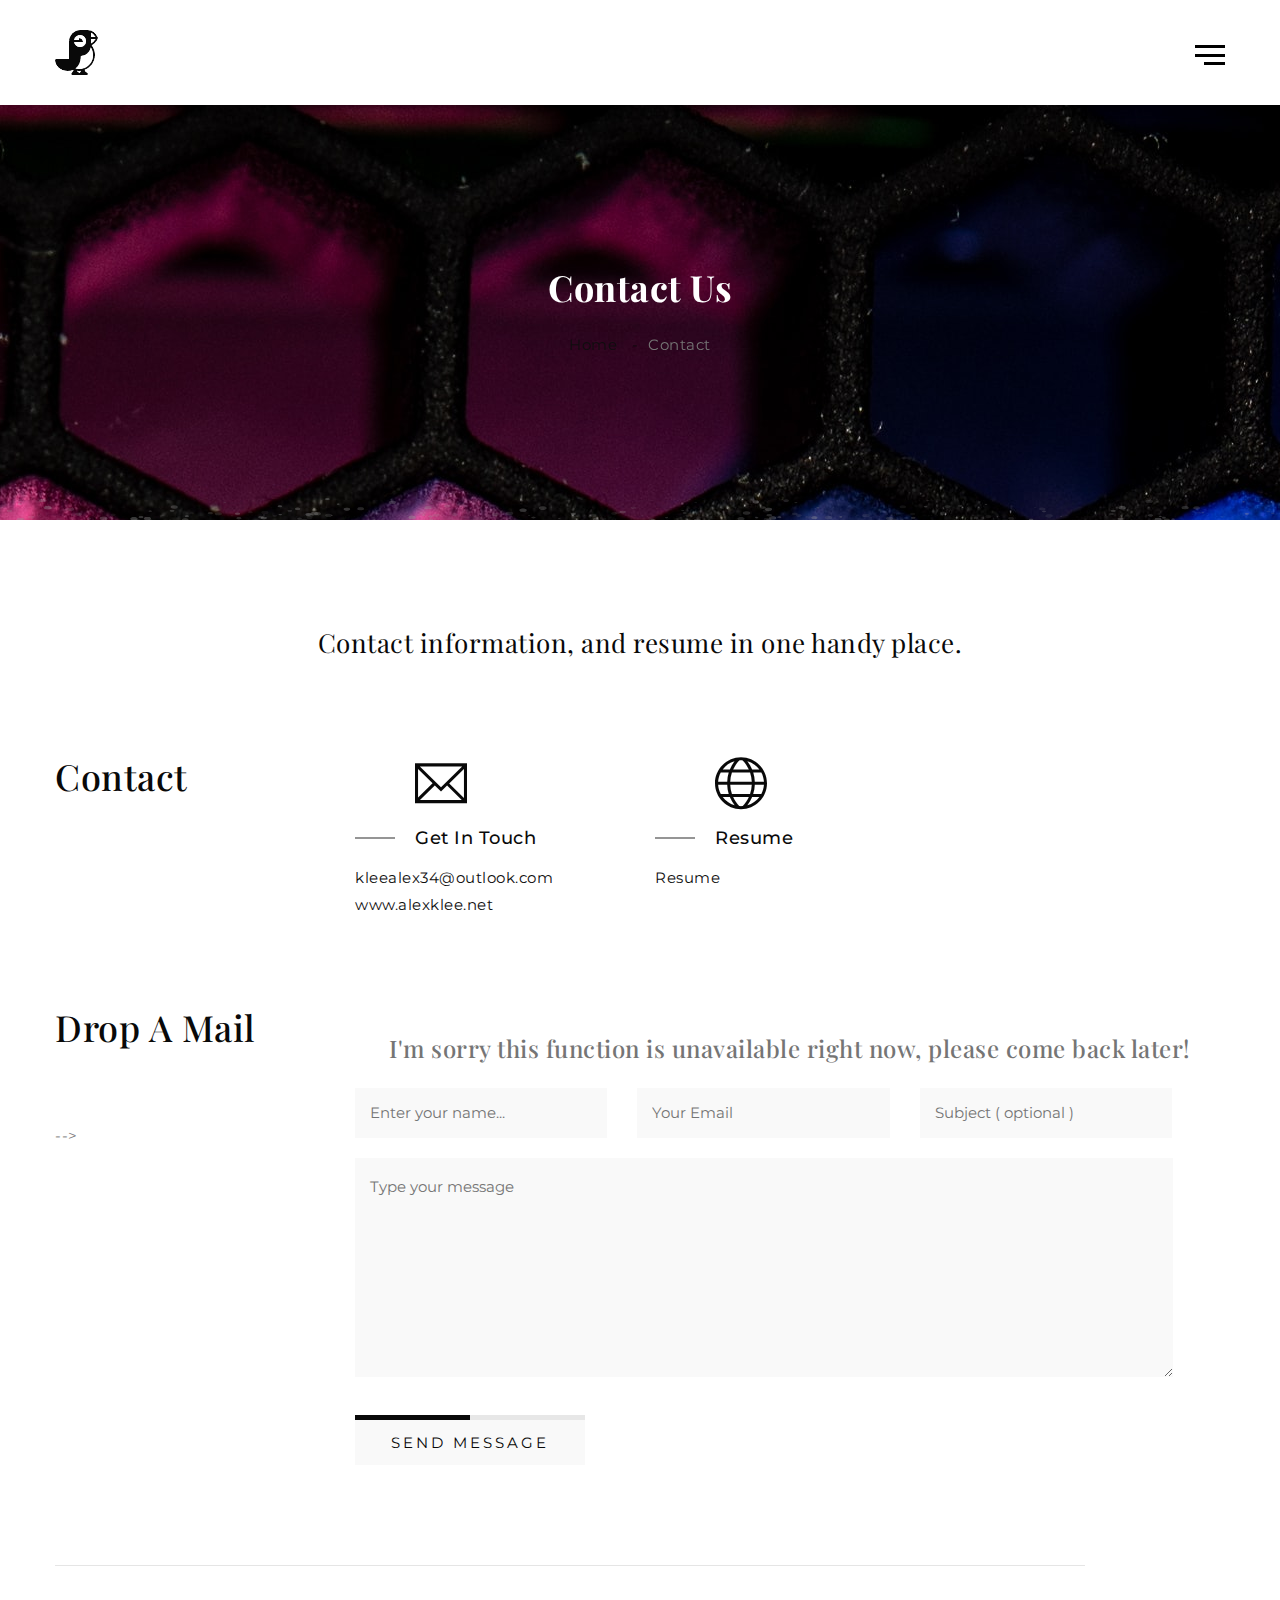
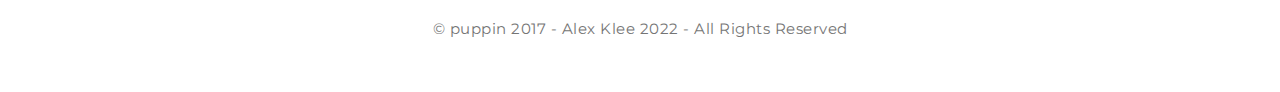
<file: PersonalSite/PersonalSite/contact.html>
﻿

<!DOCTYPE html>
<html lang="zxx">
<head>
    <meta charset="utf-8">
    <title>Contact</title>


    <meta name="description" content="----">

    <meta name="keywords" content="Premium HTML Template">

    <meta name="author" content="HTMLmate">

    <!-- Mobile Specific Meta -->
    <meta name="viewport" content="width=device-width, initial-scale=1">

    <!-- css-include -->
    <!-- boorstrap -->
    <link rel="stylesheet" type="text/css" href="assets/css/bootstrap.min.css">
    <!-- themify-icon.css -->
    <link rel="stylesheet" type="text/css" href="assets/css/themify-icons.css">
    <!-- owl-carousel -->
    <link rel="stylesheet" type="text/css" href="assets/css/owl.carousel.css">
    <!-- light-box -->
    <link rel="stylesheet" type="text/css" href="assets/css/lightbox.css">
    <!-- video css -->
    <link rel="stylesheet" type="text/css" href="assets/css/video.min.css">
    <!-- menu.css -->
    <link rel="stylesheet" type="text/css" href="assets/css/menu.css">
    <!-- style -->
    <link rel="stylesheet" type="text/css" href="assets/css/style.css">
    <!-- responsive.css -->
    <link rel="stylesheet" type="text/css" href="assets/css/responsive.css">
</head>


<body class="about single-page">
    <div id="preloader"></div>
    <!-- Start of nav bar
        ============================================= -->
    <nav id="poppin-nav">
        <div id="nav-off"></div>
        <div id="header-logo-1" class="text-center">
            <a href="#"><img src="assets/img//logo/logo.png" alt="img"></a>
        </div>
        <ul id="menu">
            <li class="has-submenu text-capitalize">
                <a href="index.html">home</a>
            </li>
            <!--<li class="has-submenu">
                <a href="#">Blog <span class="ti-angle-down"></span></a>
                <ul class="submenu">
                    <li><a href="blog.html">Blog Grid</a></li>
                    <li><a href="blog-single.html">Single Post</a></li>
                </ul>
            </li>-->
            <li><a href="projects.html">Projects</a></li>
            <li><a href="contact.html">Contact</a></li>
        </ul>
    </nav>
    <div id="menu-overlay"></div>
    <!-- End of nav bar
        ============================================= -->
    <!-- Start of header
        ============================================= -->
    <header id="site-header" class="not-stuck">
        <div class="container">
            <div class="row">
                <div id="header-logo">
                    <a href="#"><img src="assets/img//logo/logo.png" alt="img"></a>
                </div>

                <div id="menu-burger" class="pull-right not-stuck">
                    <div id="menu-bar">
                        <span class="icon-bar top"></span>
                        <span class="icon-bar middle"></span>
                        <span class="icon-bar bottom"></span>
                    </div>
                </div>
            </div>
        </div>
    </header>
    <!-- End of header
        ============================================= -->
    <!-- Start of page head section
        ============================================= -->
    <section id="page-head" class="page-head-section">
        <div class="page-head-overlay"></div>
        <div id="page-head-effect" class="page-head-effect">
            <canvas id="demo-canvas"></canvas>
        </div>
        <!-- // page-head-style -->
        <div class="container">
            <div class="row">
                <div class="page-head-content text-center">
                    <div class="page-head-title text-capitalize">
                        <h1>Contact Us</h1>
                    </div>
                    <!-- //title -->

                    <div class="breadcrumb-item   text-capitalize">
                        <ul class="breadcrumb">
                            <li><a href="index.html">Home</a></li>
                            <li>contact</li>
                        </ul>
                    </div>
                    <!-- /.breadcrumb-item -->
                </div>
                <!-- /.page-head-content -->
            </div><!--  /.row-->
        </div><!--  /.container -->
    </section>
    <!-- End of page head section
        ============================================= -->
    <!-- Start of contact us section
        ============================================= -->
    <section id="contact" class="contact-us-section">
        <div class="container">
            <div class="row section-content">
                <div class="contact-us-contact">
                    <div class="contact-text text-center deep-black play-fair">
                        <span>
                            Contact information, and resume in one handy place.
                        </span>
                    </div>
                    <!-- //.contact-text-->

                   

                    <div class="contact-adress pt90">
                        <div class="row">
                            <div class="col-sm-3">
                                <div class="section-title text-capitalize deep-black pb75">
                                    <h2>Contact</h2>
                                </div>
                                <!-- //title -->
                            </div>
                          


                            <div class="col-sm-3">
                                <div class="service-text-icon">
                                    <div class="service-icon">
                                        <span class="deep-black ti-email"></span>
                                    </div>
                                    <!-- //icon -->
                                    <div class="service-text mt15">
                                        <div class="service-title deep-black">
                                            <h3>Get In Touch</h3>
                                        </div>
                                        <!-- //title -->
                                        <div class="service-dec mt15">
                                            <span>
                                               <a href="mailto: kleealex34@outlook.com"> kleealex34@outlook.com </a>
                                                <a href="http://alexklee.net/"><br>www.alexklee.net </a>

                                            </span>
                                        </div>
                                    </div>
                                    <!-- //deccription -->
                                </div>
                            </div> 
                            <div class="col-sm-3">
                                <div class="service-text-icon">
                                    <div class="service-icon">
                                        <span class="deep-black ti-world"></span>
                                    </div>
                                    <!-- //icon -->
                                    <div class="service-text mt15">
                                        <div class="service-title deep-black">
                                            <h3>Resume</h3>
                                        </div>
                                        <!-- //title -->
                                        <div class="service-dec mt15">
                                            <span>
                                                <a href="resume.pdf">Resume</a>
                                               

                                            </span>
                                        </div>
                                    </div>
                                    <!-- //deccription -->
                                </div>
                            </div>
                            <!-- //col-sm-3 -->
                        </div>
                    </div>
                    <!-- //.contact-adress -->

                    <div class="contact-area-form pt90">
                        <div class="row">
                            <div class="col-sm-3">
                                <div class="section-title text-capitalize deep-black pb75">
                                    <h2>Drop a Mail</h2>
                                </div>-->
                                <!-- //title -->
                            </div>
                            <!-- //col-sm-3 -->
                            
                            <br />  
                            <h3 class="text-center">I'm sorry this function is unavailable right now, please come back later!</h3>
                            <br />

                            <div class="col-sm-9">
                                <div class="contact-adress-form">
                                    <form id="contact_form" action="#" method="POST" enctype="multipart/form-data">
                                        <div class="contact-info-item">
                                            <input class="name" name="name" type="text" placeholder="Enter your name...">
                                            <span><i class="fa fa-user" aria-hidden="true"></i></span>
                                        </div>
                                        <div class="contact-info-item">
                                            <input class="email" name="email" type="email" placeholder="Your Email">
                                            <span><i class="fa fa-envelope" aria-hidden="true"></i></span>
                                        </div>
                                        <div class="contact-info-item">
                                            <input class="sub" name="name" type="text" placeholder="Subject ( optional )">
                                            <span class="phone"><i class="fa fa-phone" aria-hidden="true"></i></span>
                                        </div>
                                        <div class="contact-info-msg">
                                            <textarea id="message" name="message" placeholder="Type your message" rows="7" cols="30"></textarea>
                                            <span><i class="fa fa-pencil" aria-hidden="true"></i></span>
                                        </div>
                                        <button class="text-uppercase" type="submit" value="send now">Send Message<i class="fa fa-angle-right" aria-hidden="true"></i></button>
                                    </form>
                                </div>
                            </div>
                             <!--//.col-sm-9--> 
                        </div>
                    </div>
                    <!-- //.contact-area-form -->
                </div>
                <!-- //.contact-us-contact -->
            </div><!--  /.row-->
        </div><!--  /.container -->
    </section>
    <!-- End of contact us section
        ============================================= -->
    <!-- Start of footer section
        ============================================= -->
    <footer>
        <div class="footer-area">
            <div class="container">
                <div class="row">
                    <div class="copy-right-area  border-top text-center">
                        <span class="pt50 table-display">© puppin 2017 - Alex Klee 2022 - All Rights Reserved </span>
                    </div>
                    <!-- //copy-right-area -->
                </div><!--  /.container -->
            </div><!--  /.row-->
            <div class="up">
                <a href="#" id="scrolluptop" class="scrollup custom"><span class="back-top deep-black text-uppercase">back top</span></a>
            </div>
        </div><!--  /.footer-area -->
    </footer>
    <!-- End of footer section
        ============================================= -->
    <!--  Js Library -->
    <script src="assets/js/jquery-2.1.4.min.js"></script>
    <!-- Include  for bootstrap -->
    <script src="assets/js/bootstrap.min.js"></script>
    <!-- Include isotope Js -->
    <script src="assets/js/jquery.isotope.min.js"></script>
    <!-- Include lightbox -->
    <script src="assets/js/lightbox.js"></script>
    <!-- Include circle-effect.js -->
    <script src="assets/js/circle-effect.js"></script>
    <!-- Include Video js -->
    <script src="assets/js/jquery.magnific-popup.min.js"></script>
    <!-- Include Owl-carousel -->
    <script src="assets/js/owl.carousel.min.js"></script>
    <!-- Include Counter up -->
    <script src="assets/js/jquery.counterup.min.js"></script>
    <script src="assets/js/waypoints.min.js"></script>





    <!-- Include script.js -->
    <script src="assets/js/script.js"></script>


</body>
</html>
</file>
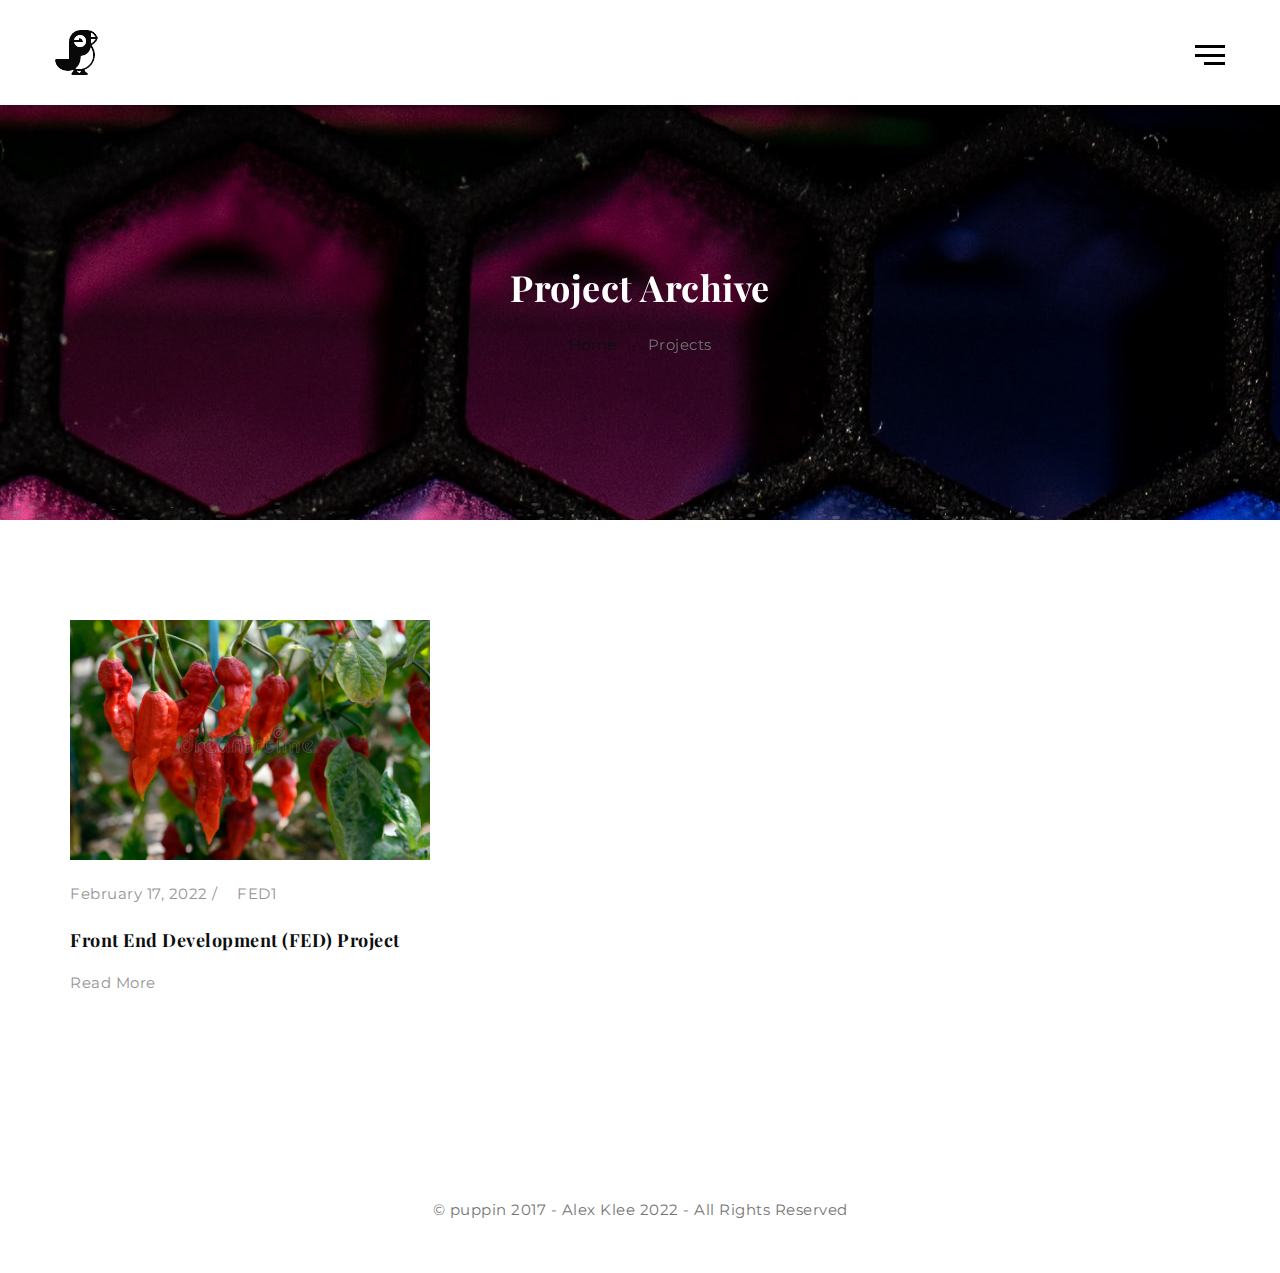
<file: PersonalSite/PersonalSite/projects.html>
﻿

<!DOCTYPE html>
<html lang="zxx">
<head>
	<meta charset="utf-8">
	<title>Projects</title>
	

	<meta name="description" content="----">

	<meta name="keywords" content="Premium HTML Template">

	<meta name="author" content="HTMLmate">

	<!-- Mobile Specific Meta -->
	<meta name="viewport" content="width=device-width, initial-scale=1">

	<!-- css-include -->

	<!-- boorstrap -->
	<link rel="stylesheet" type="text/css" href="assets/css/bootstrap.min.css">
	<!-- themify-icon.css -->
	<link rel="stylesheet" type="text/css" href="assets/css/themify-icons.css">
	<!-- owl-carousel -->
	<link rel="stylesheet" type="text/css" href="assets/css/owl.carousel.css">
	<!-- light-box -->
	<link rel="stylesheet" type="text/css" href="assets/css/lightbox.css">
	<!-- video css -->
	<link rel="stylesheet" type="text/css" href="assets/css/video.min.css">
	<!-- menu.css -->
	<link rel="stylesheet" type="text/css" href="assets/css/menu.css">
	<!-- style -->
	<link rel="stylesheet" type="text/css" href="assets/css/style.css">
	<!-- responsive.css -->
	<link rel="stylesheet" type="text/css" href="assets/css/responsive.css">
</head>


<body class="about single-page">
	<div id="preloader"></div>
	<!-- Start of nav bar 
		============================================= -->
		<nav id="poppin-nav">
			<div id="nav-off"></div>
			<div id="header-logo-1" class="text-center">
				<a href="#"><img src="assets/img//logo/logo.png" alt="img"></a>
			</div>
			<ul id="menu">
				<li class="has-submenu text-capitalize">
					<a href="index.html">home</a>
				</li>
				<!--<li class="has-submenu">
					<a href="#">Blog <span class="ti-angle-down"></span></a>
					<ul class="submenu">
						<li><a href="blog.html">Blog Grid</a></li>
						<li><a href="blog-single.html">Single Post</a></li>
					</ul>
				</li>-->
                <li><a href="projects.html">Projects</a></li>
				<li><a href="contact.html">Contact</a></li>
			</ul>
		</nav>
		<div id="menu-overlay"></div>
	<!-- End of nav bar 
		============================================= -->


	<!-- Start of header
		============================================= -->
		<header id="site-header" class="not-stuck">
			<div class="container">
				<div class="row">
					<div id="header-logo">
						<a href="#"><img src="assets/img//logo/logo.png" alt="img"></a>
					</div>

					<div id="menu-burger" class="pull-right not-stuck">
						<div id="menu-bar">
							<span class="icon-bar top"></span>
							<span class="icon-bar middle"></span>
							<span class="icon-bar bottom"></span>
						</div>
					</div>
				</div>
			</div>
		</header>
	<!-- End of header
		============================================= -->





	<!-- Start of page head section
		============================================= -->
		<section id="page-head" class="page-head-section">
			<div class="page-head-overlay"></div>
			<div id="page-head-effect" class="page-head-effect">
				<canvas id="demo-canvas"></canvas>
			</div>
			<!-- // page-head-style -->
			<div class="container">
				<div class="row">
					<div class="page-head-content text-center">
						<div class="page-head-title text-capitalize">
							<h1>Project Archive</h1>
						</div>
						<!-- //title -->

						<div class="breadcrumb-item   text-capitalize">
							<ul class="breadcrumb">
								<li><a href="index.html">Home</a></li>
								<li>Projects</li>
							</ul>
						</div>
						<!-- /.breadcrumb-item -->
					</div>
					<!-- /.page-head-content -->
				</div><!--  /.row-->
			</div><!--  /.container -->
		</section>
	<!-- End of page head section
		============================================= -->


	<!-- Start of blog page section
		============================================= -->
		<section id="blog-main" class="blog-main-section">
			<div class="container"> 
				<div class="row section-content">
					<div class="blog-main-content">


						<div class="blog-main-text-pic">
							<div class="blog-item-content">
								<div class="blog-main-pic">
									<img src="assets/img/projects/fed1.jpg" alt="img" >
                                    <a href="http://f1spgd.alexklee.net/Index.html" target="_blank"></a>
								</div>
								<!-- //blog-pic -->
								<div class="blog-main-text">
									<div class="blog-meta mt20 ul-li">
										<ul class="meta-list">
											<li><a>February 17, 2022  /  </a></li>
											<!--<li><a href="#">  Tonmoy /  </a></li>-->
											<li><a href="http://f1spgd.alexklee.net/Index.html" target="_blank">FED1</a></li>
										</ul>
									</div>
									<!-- // .blog-meta -->

									<div class="blog-main-link deep-black mt20">
										<h2><a href="http://f1spgd.alexklee.net/Index.html" target="_blank">Front End Development (FED) Project</a></h2>
									</div>
									<!-- //.blog-main-link -->

									<div class="blog-read-more mt15 text-capitalize">
										<a href="http://f1spgd.alexklee.net/Index.html" target="_blank">read more<span class="ti-arrow-right"></span></a>
									</div>
								</div>
								<!-- // .blog-main-text -->
							</div>
						</div>
						<!-- //.blog-main-text-pic -->









					</div>
					<!-- // .blog-main-content -->

				</div><!--  /.row -->
			</div><!--  /.container-->
		</section>
	<!-- End of blog page section	
		============================================= -->



	<!-- Start of footer section
		============================================= -->
		<footer>
			<div class="footer-area">
				<div class="container">
					<div class="row">
						<div class="copy-right-area text-center">
							<span>© puppin 2017 - Alex Klee 2022 - All Rights Reserved </span>
						</div>
						<!-- //copy-right-area -->
					</div><!--  /.container -->
				</div><!--  /.row-->
				<div class="up">
					<a href="#" id="scrolluptop" class="scrollup"><span class="back-top deep-black text-uppercase">back top</span></a>
				</div>
			</div><!--  /.footer-area -->

		</footer>
	<!-- End of footer section
		============================================= -->


		<!--  Js Library -->
		<script  src="assets/js/jquery-2.1.4.min.js"></script>
		<!-- Include  for bootstrap -->
		<script  src="assets/js/bootstrap.min.js"></script>
		<!-- Include  for wow.js -->
		<script  src="assets/js/wow.min.js"></script>
		<script> new WOW().init();</script>
		<!-- Include isotope Js -->
		<script  src="assets/js/jquery.isotope.min.js"></script>
		<!-- Include lightbox -->
		<script  src="assets/js/lightbox.js"></script>
		<!-- Include circle-effect.js -->
		<script  src="assets/js/circle-effect.js"></script>
		<!-- Include Video js -->
		<script  src="assets/js/jquery.magnific-popup.min.js"></script>
		<!-- Include Owl-carousel -->
		<script  src="assets/js/owl.carousel.min.js"></script>
		<!-- Include Counter up -->
		<script  src="assets/js/jquery.counterup.min.js"></script>
		<script  src="assets/js/waypoints.min.js"></script>
		<!-- Include Mesonary Grid -->
		<script  src="assets/js/masonry.pkgd.min.js"></script>
		<script  src="assets/js/masonry-docs.min.js"></script>



		<!-- Include script.js -->
		<script src="assets/js/script.js"></script>
	</body>
	</html>
</file>
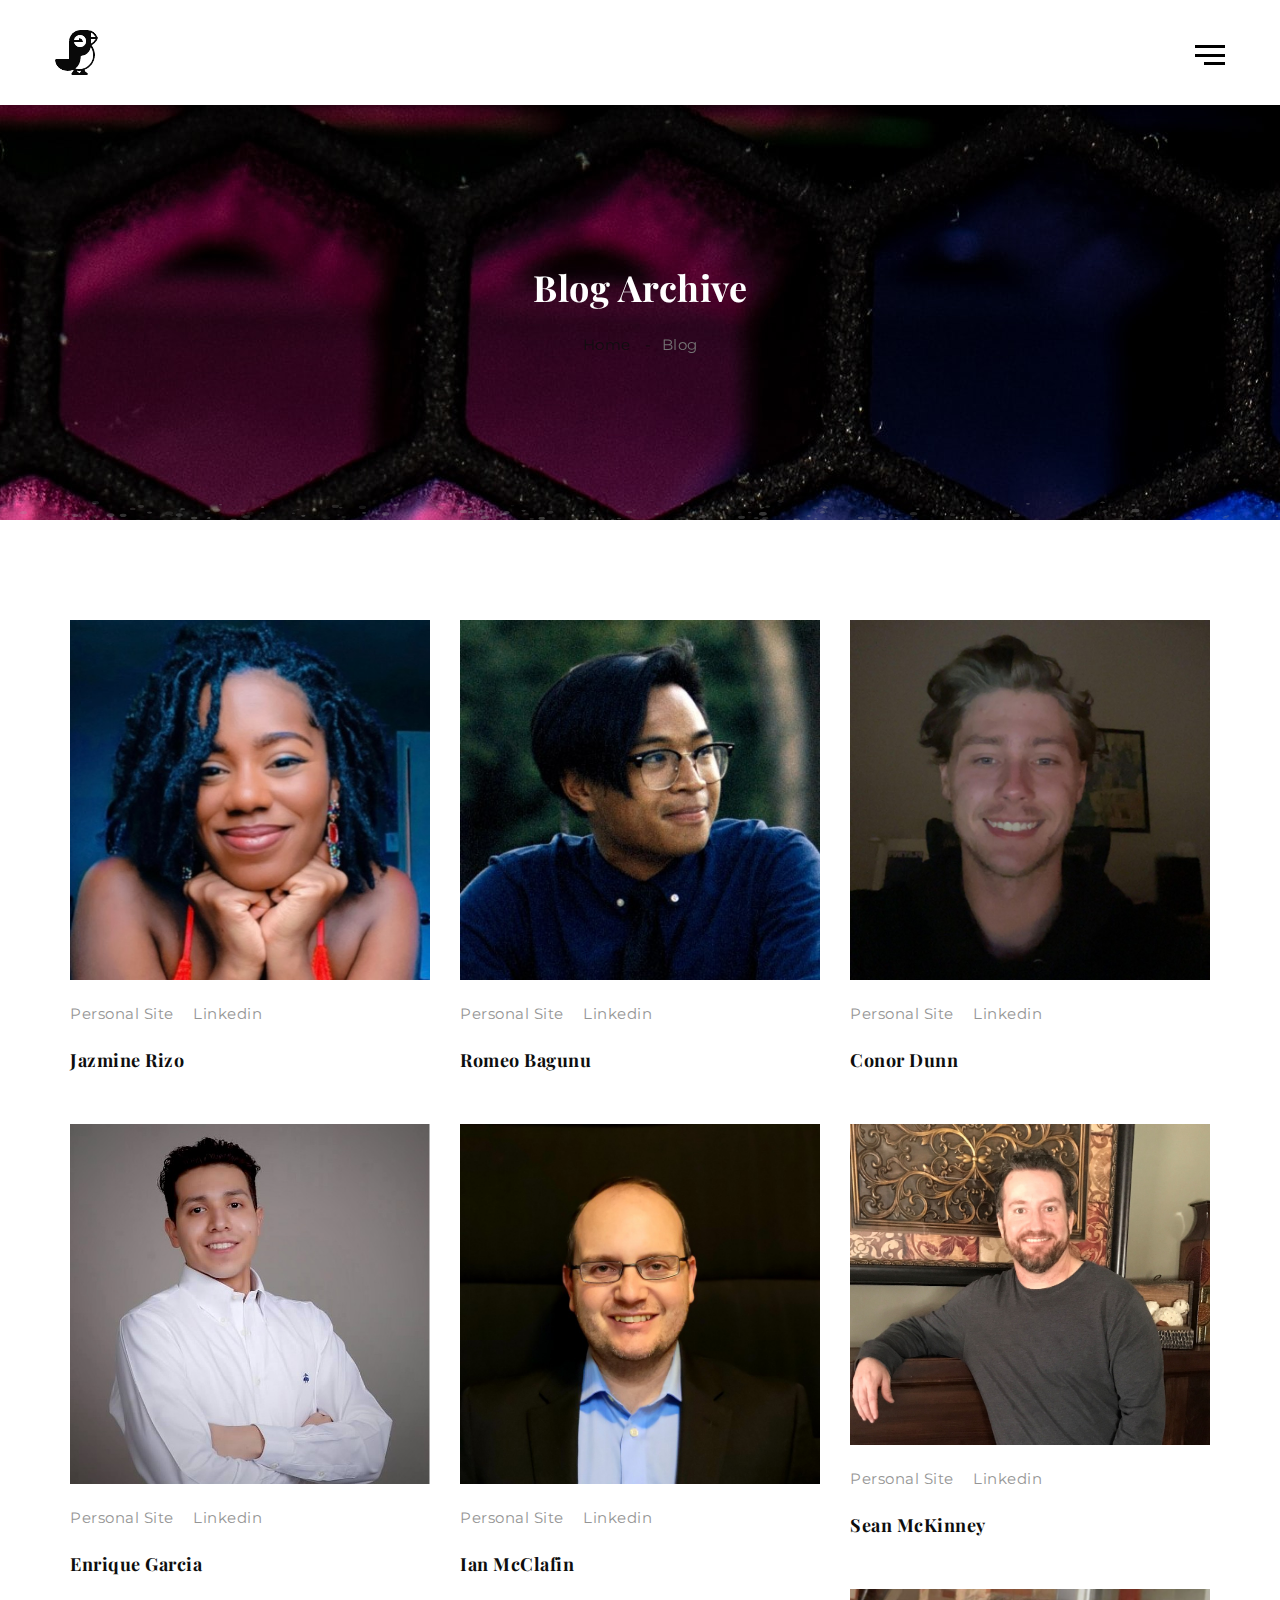
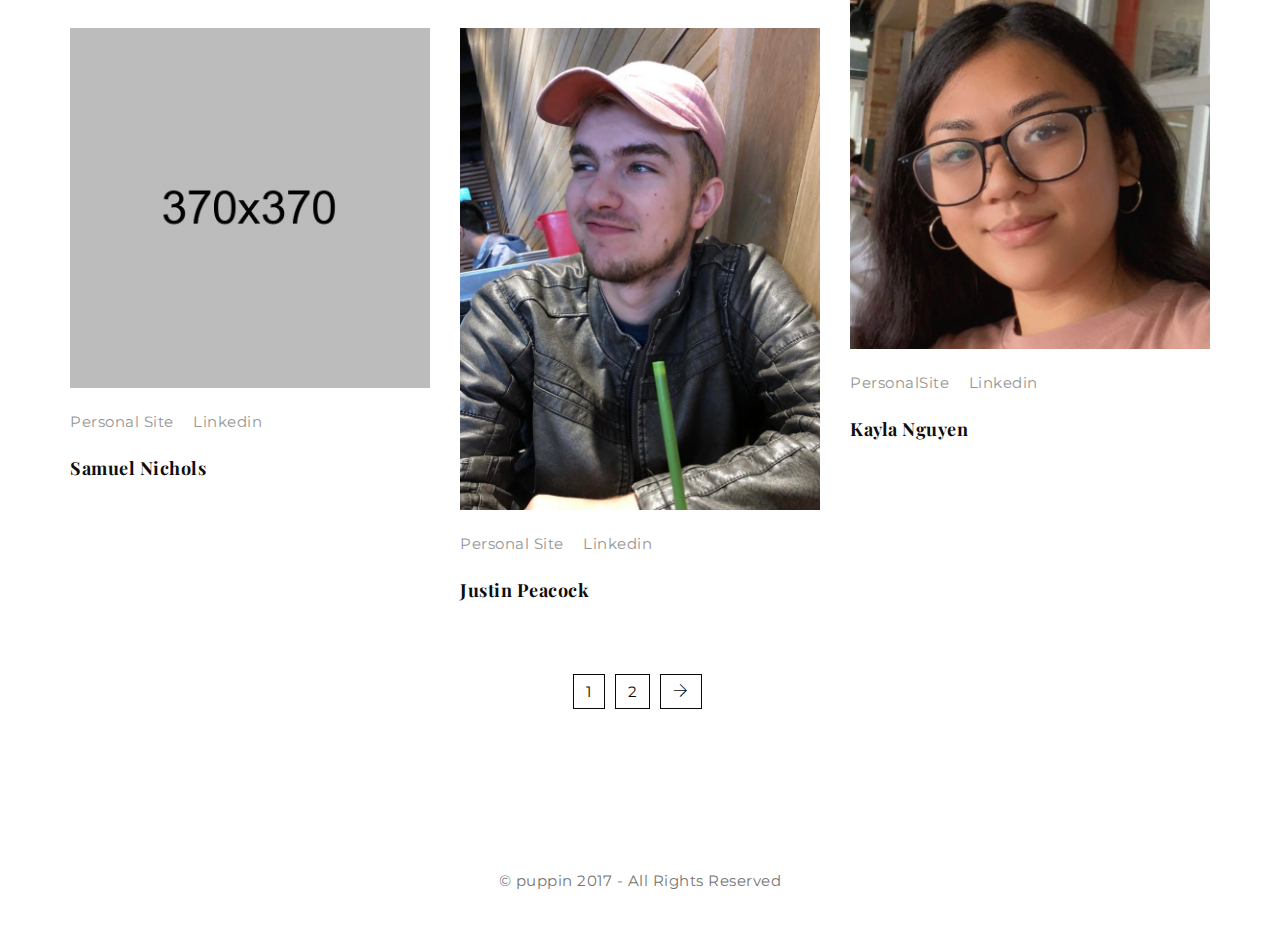
<file: PersonalSite/PersonalSite/teamPage1.html>
﻿

<!DOCTYPE html>
<html lang="zxx">
<head>
	<meta charset="utf-8">
	<title>Team</title>
	
    <!-- TODO classmate names (alphabetical by last name) 
       
        
        
        
        
        
        
        
        Michael Redifer
        Matthew Roberts
        Zakary Sisler
        Payton Vonholten
        Austin Wallace
        
        DELETE UP HERE WHEN ADDED BELOW
        Display link to personal sites, as well as links (if available) to Linkedin-->

	<meta name="description" content="----">

	<meta name="keywords" content="Premium HTML Template">

	<meta name="author" content="HTMLmate">

	<!-- Mobile Specific Meta -->
	<meta name="viewport" content="width=device-width, initial-scale=1">

	<!-- css-include -->

	<!-- boorstrap -->
	<link rel="stylesheet" type="text/css" href="assets/css/bootstrap.min.css">
	<!-- themify-icon.css -->
	<link rel="stylesheet" type="text/css" href="assets/css/themify-icons.css">
	<!-- owl-carousel -->
	<link rel="stylesheet" type="text/css" href="assets/css/owl.carousel.css">
	<!-- light-box -->
	<link rel="stylesheet" type="text/css" href="assets/css/lightbox.css">
	<!-- video css -->
	<link rel="stylesheet" type="text/css" href="assets/css/video.min.css">
	<!-- menu.css -->
	<link rel="stylesheet" type="text/css" href="assets/css/menu.css">
	<!-- style -->
	<link rel="stylesheet" type="text/css" href="assets/css/style.css">
	<!-- responsive.css -->
	<link rel="stylesheet" type="text/css" href="assets/css/responsive.css">
</head>


<body class="about single-page">
	<div id="preloader"></div>
	<!-- Start of nav bar 
		============================================= -->
    <nav id="poppin-nav">
        <div id="nav-off"></div>
        <div id="header-logo-1" class="text-center">
            <a href="#"><img src="assets/img//logo/logo.png" alt="img"></a>
        </div>
        <ul id="menu">
            <li class="has-submenu text-capitalize">
                <a href="index.html">home</a>
            </li>
            <!--<li class="has-submenu">
            <a href="#">Blog <span class="ti-angle-down"></span></a>
            <ul class="submenu">
                <li><a href="blog.html">Blog Grid</a></li>
                <li><a href="blog-single.html">Single Post</a></li>
            </ul>
        </li>-->
            <li><a href="projects.html">Projects</a></li>
            <li><a href="contact.html">Contact</a></li>
            <li><a href="teamPage1.html">Team</a></li>
        </ul>
    </nav>
		<div id="menu-overlay"></div>
	<!-- End of nav bar 
		============================================= -->


	<!-- Start of header
		============================================= -->
		<header id="site-header" class="not-stuck">
			<div class="container">
				<div class="row">
					<div id="header-logo">
						<a href="#"><img src="assets/img//logo/logo.png" alt="img"></a>
					</div>

					<div id="menu-burger" class="pull-right not-stuck">
						<div id="menu-bar">
							<span class="icon-bar top"></span>
							<span class="icon-bar middle"></span>
							<span class="icon-bar bottom"></span>
						</div>
					</div>
				</div>
			</div>
		</header>
	<!-- End of header
		============================================= -->





	<!-- Start of page head section
		============================================= -->
		<section id="page-head" class="page-head-section">
			<div class="page-head-overlay"></div>
			<div id="page-head-effect" class="page-head-effect">
				<canvas id="demo-canvas"></canvas>
			</div>
			<!-- // page-head-style -->
			<div class="container">
				<div class="row">
					<div class="page-head-content text-center">
						<div class="page-head-title text-capitalize">
							<h1>Blog Archive</h1>
						</div>
						<!-- //title -->

						<div class="breadcrumb-item   text-capitalize">
							<ul class="breadcrumb">
								<li><a href="index-1.html">Home</a></li>
								<li>blog</li>
							</ul>
						</div>
						<!-- /.breadcrumb-item -->
					</div>
					<!-- /.page-head-content -->
				</div><!--  /.row-->
			</div><!--  /.container -->
		</section>
	<!-- End of page head section
		============================================= -->


	<!-- Start of blog page section
		============================================= -->
		<section id="blog-main" class="blog-main-section">
			<div class="container"> 
				<div class="row section-content">
                    <div class="blog-main-content">


                        <div class="blog-main-text-pic">
                            <div class="blog-item-content">
                                <div class="blog-main-pic">
                                    <img src="assets/teamImg/Jazmine.jpg" alt="img">
                                </div>
                                <!-- //blog-pic -->
                                <div class="blog-main-text">
                                    <div class="blog-meta mt20 ul-li">
                                        <ul class="meta-list">
                                            <li><a href="http://jazminerizo.com/">  Personal Site </a></li>
                                            <li><a href="https://www.linkedin.com/in/jazmine-rizo-7aa283232/">Linkedin</a></li>
                                        </ul>
                                    </div>
                                    <!-- // .blog-meta -->

                                    <div class="blog-main-link deep-black mt20">
                                        <h2><a href="http://jazminerizo.com/">Jazmine Rizo</a></h2>
                                    </div>
                                </div>
                                <!-- // .blog-main-text -->
                            </div>
                        </div>
                        <!-- //.blog-main-text-pic -->
                        <!-- TODO Need to get his personal site added -->
                        <div class="blog-main-text-pic">
                            <div class="blog-item-content">
                                <div class="blog-main-pic">
                                    <img src="assets/teamImg/Romeo.jpg" alt="img">
                                </div>
                                <!-- //blog-pic -->
                                <div class="blog-main-text">
                                    <div class="blog-meta mt20 ul-li">
                                        <ul class="meta-list">
                                            <li><a href="#"> Personal Site </a></li>
                                            <li><a href="https://www.linkedin.com/in/romeo-bagunu/">Linkedin</a></li>
                                        </ul>
                                    </div>
                                    <!-- // .blog-meta -->

                                    <div class="blog-main-link deep-black mt20">
                                        <h2><a href="#">Romeo Bagunu</a></h2>
                                    </div>
                                </div>
                                <!-- // .blog-main-text -->
                            </div>
                        </div>
                        <!-- //.blog-main-text-pic -->



                        <div class="blog-main-text-pic">
                            <div class="blog-item-content">
                                <div class="blog-main-pic">
                                    <img src="assets/teamImg/Conor.jpg" alt="img">
                                </div>
                                <!-- //blog-pic -->
                                <div class="blog-main-text">
                                    <div class="blog-meta mt20 ul-li">
                                        <ul class="meta-list">
                                            <li><a href="http://fountaincitydev.com/">  Personal Site  </a></li>
                                            <li><a href="https://www.linkedin.com/in/connor-dunn-396188233/">Linkedin</a></li>
                                        </ul>
                                    </div>
                                    <!-- // .blog-meta -->

                                    <div class="blog-main-link deep-black mt20">
                                        <h2><a href="http://fountaincitydev.com/">Conor Dunn</a></h2>
                                    </div>
                                </div>
                                <!-- // .blog-main-text -->
                            </div>
                        </div>
                        <!-- //.blog-main-text-pic -->


                        <!-- TODO Need to get his personal site added -->
                        <div class="blog-main-text-pic">
                            <div class="blog-item-content">
                                <div class="blog-main-pic">
                                    <img src="assets/teamImg/Enrique.jpg" alt="img">
                                </div>
                                <!-- //blog-pic -->
                                <div class="blog-main-text">
                                    <div class="blog-meta mt20 ul-li">
                                        <ul class="meta-list">
                                            <li><a href="#">  Personal Site  </a></li>
                                            <li><a href="https://www.linkedin.com/in/enrique-garcia1010/">Linkedin</a></li>
                                        </ul>
                                    </div>
                                    <!-- // .blog-meta -->

                                    <div class="blog-main-link deep-black mt20">
                                        <h2><a href="#">Enrique Garcia</a></h2>
                                    </div>
                                </div>
                                <!-- // .blog-main-text -->
                            </div>
                        </div>
                        <!-- //.blog-main-text-pic -->


                        <!-- TODO Need to get his personal site added -->
                        <div class="blog-main-text-pic">
                            <div class="blog-item-content">
                                <div class="blog-main-pic">
                                    <img src="assets/teamImg/Ian.jpg" alt="img">
                                </div>
                                <!-- //blog-pic -->
                                <div class="blog-main-text">
                                    <div class="blog-meta mt20 ul-li">
                                        <ul class="meta-list">
                                            <li><a href="#">  Personal Site  </a></li>
                                            <li><a href="https://www.linkedin.com/in/ian-mcclaflin-982755232/">Linkedin</a></li>
                                        </ul>
                                    </div>
                                    <!-- // .blog-meta -->

                                    <div class="blog-main-link deep-black mt20">
                                        <h2><a href="#">Ian McClafin</a></h2>
                                    </div>
                                </div>
                                <!-- // .blog-main-text -->
                            </div>
                        </div>
                        <!-- //.blog-main-text-pic -->


                        <div class="blog-main-text-pic">
                            <div class="blog-item-content">
                                <div class="blog-main-pic">
                                    <img src="assets/teamImg/Sean.jpg" alt="img">
                                </div>
                                <!-- //blog-pic -->
                                <div class="blog-main-text">
                                    <div class="blog-meta mt20 ul-li">
                                        <ul class="meta-list">
                                            <li><a href="http://mckinneywebdev.com/">  Personal Site  </a></li>
                                            <li><a href="https://www.linkedin.com/in/sean-a-mckinney/">Linkedin</a></li>
                                        </ul>
                                    </div>
                                    <!-- // .blog-meta -->

                                    <div class="blog-main-link deep-black mt20">
                                        <h2><a href="http://mckinneywebdev.com/">Sean McKinney</a></h2>
                                    </div>
                                </div>
                                <!-- // .blog-main-text -->
                            </div>
                        </div>
                        <!-- //.blog-main-text-pic -->


                        <div class="blog-main-text-pic">
                            <div class="blog-item-content">
                                <div class="blog-main-pic">
                                    <img src="assets/teamImg/Kayla.jpg" alt="img">
                                </div>
                                <!-- //blog-pic -->
                                <div class="blog-main-text">
                                    <div class="blog-meta mt20 ul-li">
                                        <ul class="meta-list">
                                            <li><a href="http://www.kaylawin.com/">  PersonalSite  </a></li>
                                            <li><a href="https://www.linkedin.com/in/kayla-n-nguyen/">Linkedin</a></li>
                                        </ul>
                                    </div>
                                    <!-- // .blog-meta -->

                                    <div class="blog-main-link deep-black mt20">
                                        <h2><a href="http://www.kaylawin.com/">Kayla Nguyen</a></h2>
                                    </div>
                                </div>
                                <!-- // .blog-main-text -->
                            </div>
                        </div>
                        <!-- //.blog-main-text-pic -->

                        <!-- TODO will need to find his personal site & Linkedin -->
                        <div class="blog-main-text-pic">
                            <div class="blog-item-content">
                                <div class="blog-main-pic">
                                    <img src="assets/img/blog/blog-5.jpg" alt="img">
                                </div>
                                <!-- //blog-pic -->
                                <div class="blog-main-text">
                                    <div class="blog-meta mt20 ul-li">
                                        <ul class="meta-list">
                                            <li><a href="#">  Personal Site  </a></li>
                                            <li><a href="#">Linkedin</a></li>
                                        </ul>
                                    </div>
                                    <!-- // .blog-meta -->

                                    <div class="blog-main-link deep-black mt20">
                                        <h2><a href="#">Samuel Nichols</a></h2>
                                    </div>
                                </div>
                            </div>
                        </div>


                        <div class="blog-main-text-pic">
                            <div class="blog-item-content">
                                <div class="blog-main-pic">
                                    <img src="assets/teamImg/Justin.jpg" alt="img">
                                </div>
                                <!-- //blog-pic -->
                                <div class="blog-main-text">
                                    <div class="blog-meta mt20 ul-li">
                                        <ul class="meta-list">
                                            <li><a href="http://projectpeacock.net/">  Personal Site  </a></li>
                                            <li><a href="https://www.linkedin.com/in/justin-peacock-6aa829229/">Linkedin</a></li>
                                        </ul>
                                    </div>
                                    <!-- // .blog-meta -->

                                    <div class="blog-main-link deep-black mt20">
                                        <h2><a href="http://projectpeacock.net/">Justin Peacock</a></h2>
                                    </div>
                                </div>
                            </div>
                        </div>
                        <!-- //.blog-main-text-pic -->

                    </div>
					<!-- // .blog-main-content -->


					<div class="blog-pagination text-center">
						<ul class="pagination">
							<li><a href="teamPage1.html">1</a></li>
							<li><a href="teamPage2.html">2</a></li>
							<li><a href="teamPage2.html"><span class="ti-arrow-right"></span></a></li>
						</ul>
					</div>
				</div><!--  /.row -->
			</div><!--  /.container-->
		</section>
	<!-- End of blog page section	
		============================================= -->





	<!-- Start of footer section
		============================================= -->
		<footer>
			<div class="footer-area">
				<div class="container">
					<div class="row">
						<div class="copy-right-area text-center">
							<span>© puppin 2017 - All Rights Reserved </span>
						</div>
						<!-- //copy-right-area -->
					</div><!--  /.container -->
				</div><!--  /.row-->
			</div><!--  /.footer-area -->

		</footer>
	<!-- End of footer section
		============================================= -->


		<!--  Js Library -->
		<script  src="assets/js/jquery-2.1.4.min.js"></script>
		<!-- Include  for bootstrap -->
		<script  src="assets/js/bootstrap.min.js"></script>
		<!-- Include  for wow.js -->
		<script  src="assets/js/wow.min.js"></script>
		<script> new WOW().init();</script>
		<!-- Include isotope Js -->
		<script  src="assets/js/jquery.isotope.min.js"></script>
		<!-- Include lightbox -->
		<script  src="assets/js/lightbox.js"></script>
		<!-- Include circle-effect.js -->
		<script  src="assets/js/circle-effect.js"></script>
		<!-- Include Video js -->
		<script  src="assets/js/jquery.magnific-popup.min.js"></script>
		<!-- Include Owl-carousel -->
		<script  src="assets/js/owl.carousel.min.js"></script>
		<!-- Include Counter up -->
		<script  src="assets/js/jquery.counterup.min.js"></script>
		<script  src="assets/js/waypoints.min.js"></script>
		<!-- Include Mesonary Grid -->
		<script  src="assets/js/masonry.pkgd.min.js"></script>
		<script  src="assets/js/masonry-docs.min.js"></script>



		<!-- Include script.js -->
		<script src="assets/js/script.js"></script>
	</body>
	</html>
</file>
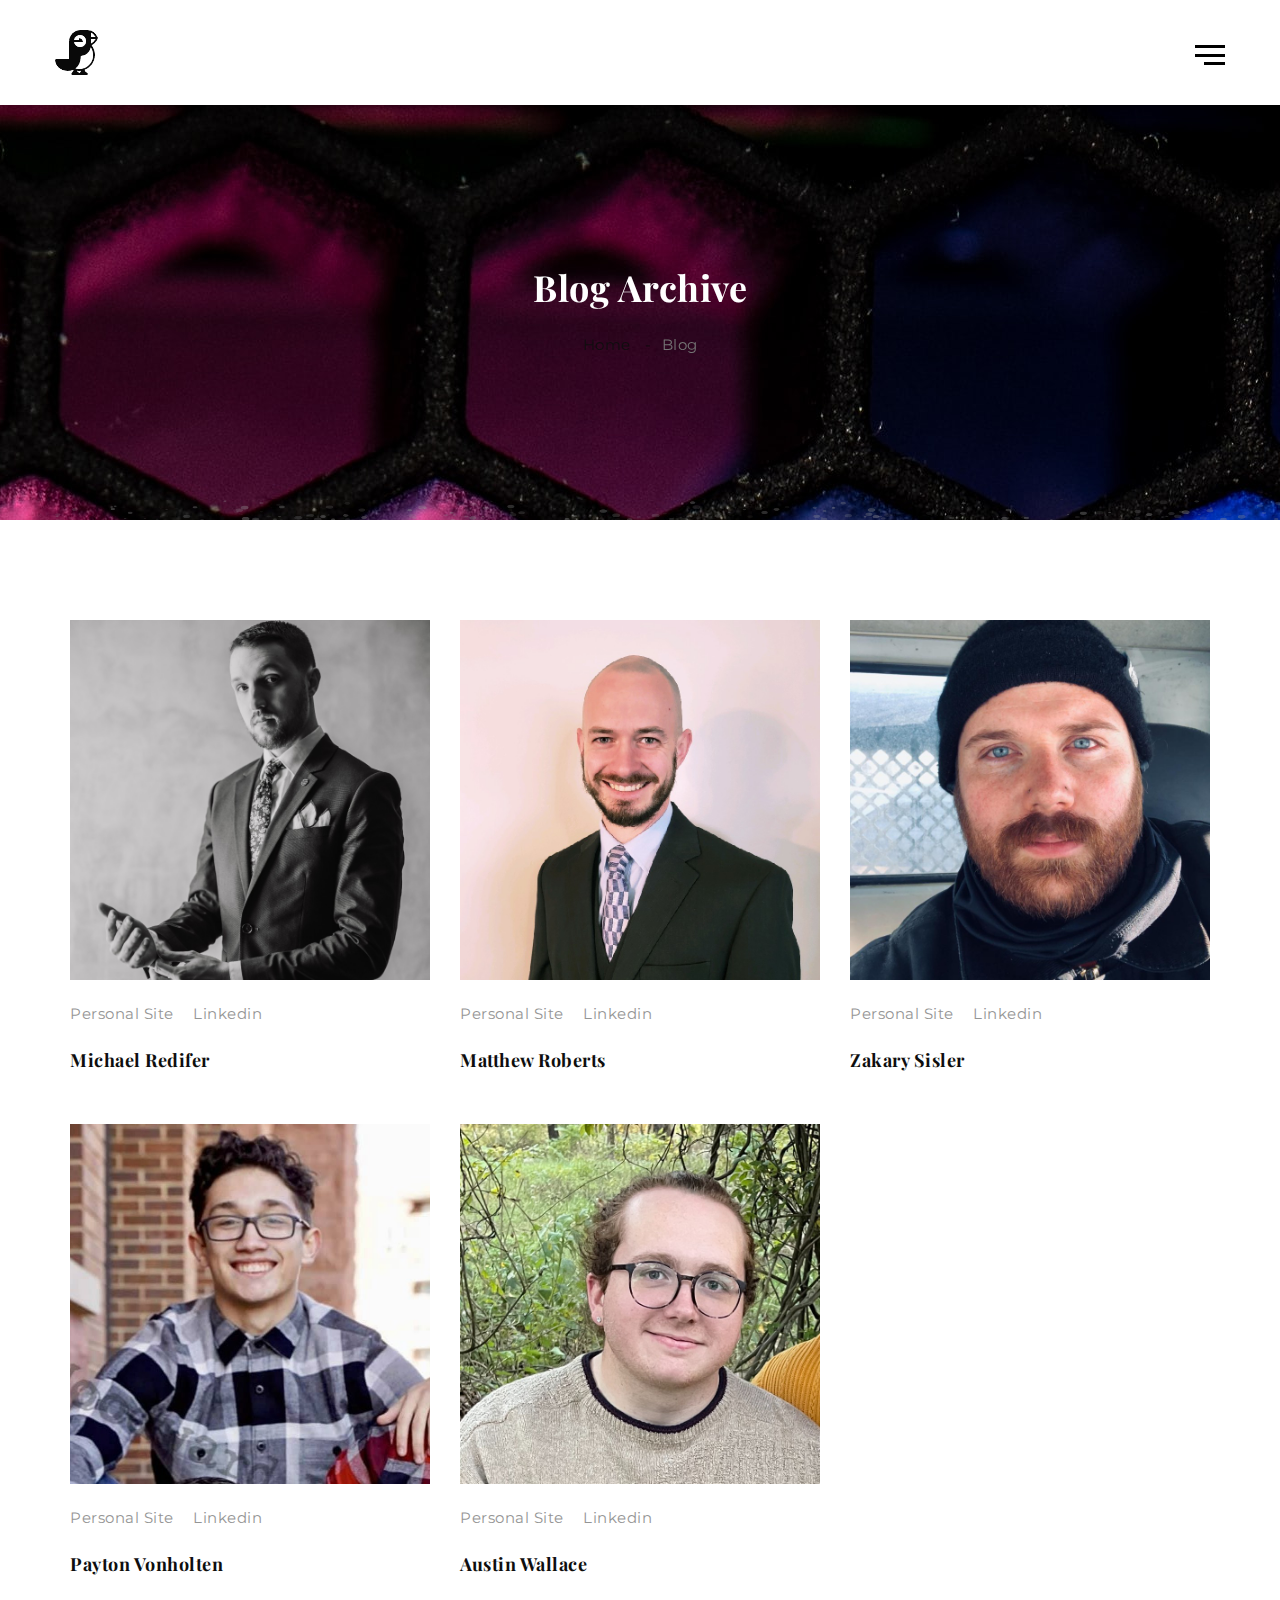
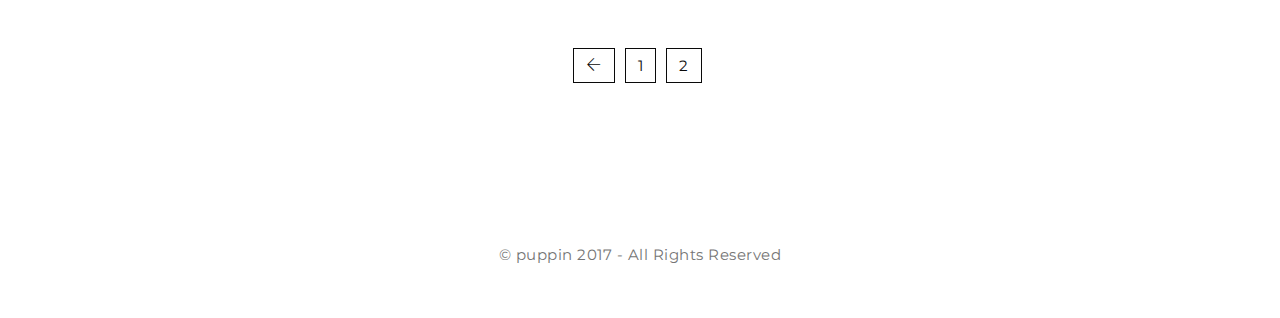
<file: PersonalSite/PersonalSite/teamPage2.html>
﻿

<!DOCTYPE html>
<html lang="zxx">
<head>
	<meta charset="utf-8">
	<title>Team</title>
	
    <!-- TODO classmate names (alphabetical by last name) 
       
        
        
        
        
        
        
        
        
        
        
        
        
        DELETE UP HERE WHEN ADDED BELOW
        Display link to personal sites, as well as links (if available) to Linkedin-->

	<meta name="description" content="----">

	<meta name="keywords" content="Premium HTML Template">

	<meta name="author" content="HTMLmate">

	<!-- Mobile Specific Meta -->
	<meta name="viewport" content="width=device-width, initial-scale=1">

	<!-- css-include -->

	<!-- boorstrap -->
	<link rel="stylesheet" type="text/css" href="assets/css/bootstrap.min.css">
	<!-- themify-icon.css -->
	<link rel="stylesheet" type="text/css" href="assets/css/themify-icons.css">
	<!-- owl-carousel -->
	<link rel="stylesheet" type="text/css" href="assets/css/owl.carousel.css">
	<!-- light-box -->
	<link rel="stylesheet" type="text/css" href="assets/css/lightbox.css">
	<!-- video css -->
	<link rel="stylesheet" type="text/css" href="assets/css/video.min.css">
	<!-- menu.css -->
	<link rel="stylesheet" type="text/css" href="assets/css/menu.css">
	<!-- style -->
	<link rel="stylesheet" type="text/css" href="assets/css/style.css">
	<!-- responsive.css -->
	<link rel="stylesheet" type="text/css" href="assets/css/responsive.css">
</head>


<body class="about single-page">
	<div id="preloader"></div>
	<!-- Start of nav bar 
		============================================= -->
    <nav id="poppin-nav">
        <div id="nav-off"></div>
        <div id="header-logo-1" class="text-center">
            <a href="#"><img src="assets/img//logo/logo.png" alt="img"></a>
        </div>
        <ul id="menu">
            <li class="has-submenu text-capitalize">
                <a href="index.html">home</a>
            </li>
            <!--<li class="has-submenu">
            <a href="#">Blog <span class="ti-angle-down"></span></a>
            <ul class="submenu">
                <li><a href="blog.html">Blog Grid</a></li>
                <li><a href="blog-single.html">Single Post</a></li>
            </ul>
        </li>-->
            <li><a href="projects.html">Projects</a></li>
            <li><a href="contact.html">Contact</a></li>
            <li><a href="team.html">Team</a></li>
        </ul>
    </nav>
		<div id="menu-overlay"></div>
	<!-- End of nav bar 
		============================================= -->


	<!-- Start of header
		============================================= -->
		<header id="site-header" class="not-stuck">
			<div class="container">
				<div class="row">
					<div id="header-logo">
						<a href="#"><img src="assets/img//logo/logo.png" alt="img"></a>
					</div>

					<div id="menu-burger" class="pull-right not-stuck">
						<div id="menu-bar">
							<span class="icon-bar top"></span>
							<span class="icon-bar middle"></span>
							<span class="icon-bar bottom"></span>
						</div>
					</div>
				</div>
			</div>
		</header>
	<!-- End of header
		============================================= -->





	<!-- Start of page head section
		============================================= -->
		<section id="page-head" class="page-head-section">
			<div class="page-head-overlay"></div>
			<div id="page-head-effect" class="page-head-effect">
				<canvas id="demo-canvas"></canvas>
			</div>
			<!-- // page-head-style -->
			<div class="container">
				<div class="row">
					<div class="page-head-content text-center">
						<div class="page-head-title text-capitalize">
							<h1>Blog Archive</h1>
						</div>
						<!-- //title -->

						<div class="breadcrumb-item   text-capitalize">
							<ul class="breadcrumb">
								<li><a href="index-1.html">Home</a></li>
								<li>blog</li>
							</ul>
						</div>
						<!-- /.breadcrumb-item -->
					</div>
					<!-- /.page-head-content -->
				</div><!--  /.row-->
			</div><!--  /.container -->
		</section>
	<!-- End of page head section
		============================================= -->


	<!-- Start of blog page section
		============================================= -->
		<section id="blog-main" class="blog-main-section">
			<div class="container"> 
				<div class="row section-content">
                    <div class="blog-main-content">


                        <div class="blog-main-text-pic">
                            <div class="blog-item-content">
                                <div class="blog-main-pic">
                                    <img src="assets/teamImg/Michael.jpg" alt="img">
                                </div>
                                <!-- //blog-pic -->
                                <div class="blog-main-text">
                                    <div class="blog-meta mt20 ul-li">
                                        <ul class="meta-list">
                                            <li><a href="http://michaelredifer.com/">  Personal Site </a></li>
                                            <li><a href="https://www.linkedin.com/in/michael-redifer-202288232/">Linkedin</a></li>
                                        </ul>
                                    </div>
                                    <!-- // .blog-meta -->

                                    <div class="blog-main-link deep-black mt20">
                                        <h2><a href="http://michaelredifer.com/">Michael Redifer</a></h2>
                                    </div>
                                </div>
                                <!-- // .blog-main-text -->
                            </div>
                        </div>
                 
                        <div class="blog-main-text-pic">
                            <div class="blog-item-content">
                                <div class="blog-main-pic">
                                    <img src="assets/teamImg/Matt.jpg" alt="img">
                                </div>
                                <!-- //blog-pic -->
                                <div class="blog-main-text">
                                    <div class="blog-meta mt20 ul-li">
                                        <ul class="meta-list">
                                            <li><a href="http://mattroberts-dev.com/"> Personal Site </a></li>
                                            <li><a href="https://www.linkedin.com/in/mattroberts-dev/">Linkedin</a></li>
                                        </ul>
                                    </div>
                                    <!-- // .blog-meta -->

                                    <div class="blog-main-link deep-black mt20">
                                        <h2><a href="http://mattroberts-dev.com/">Matthew Roberts</a></h2>
                                    </div>
                                </div>
                                <!-- // .blog-main-text -->
                            </div>
                        </div>
                        <!-- //.blog-main-text-pic -->



                        <div class="blog-main-text-pic">
                            <div class="blog-item-content">
                                <div class="blog-main-pic">
                                    <img src="assets/teamImg/Zak.jpg" alt="img">
                                </div>
                                <!-- //blog-pic -->
                                <div class="blog-main-text">
                                    <div class="blog-meta mt20 ul-li">
                                        <ul class="meta-list">
                                            <li><a href="http://zaksisler.com/">  Personal Site  </a></li>
                                            <li><a href="https://www.linkedin.com/in/zakary-sisler/">Linkedin</a></li>
                                        </ul>
                                    </div>
                                    <!-- // .blog-meta -->

                                    <div class="blog-main-link deep-black mt20">
                                        <h2><a href="http://zaksisler.com/">Zakary Sisler</a></h2>
                                    </div>
                                </div>
                                <!-- // .blog-main-text -->
                            </div>
                        </div>
                        <!-- //.blog-main-text-pic -->


                        <!-- TODO Need to get his personal site added -->
                        <div class="blog-main-text-pic">
                            <div class="blog-item-content">
                                <div class="blog-main-pic">
                                    <img src="assets/teamImg/Payton.jpg" alt="img">
                                </div>
                                <!-- //blog-pic -->
                                <div class="blog-main-text">
                                    <div class="blog-meta mt20 ul-li">
                                        <ul class="meta-list">
                                            <li><a href="http://paytonvon.com/">  Personal Site  </a></li>
                                            <li><a href="https://www.linkedin.com/in/payton-vonholten-695316233/">Linkedin</a></li>
                                        </ul>
                                    </div>
                                    <!-- // .blog-meta -->

                                    <div class="blog-main-link deep-black mt20">
                                        <h2><a href="http://paytonvon.com/">Payton Vonholten</a></h2>
                                    </div>
                                </div>
                                <!-- // .blog-main-text -->
                            </div>
                        </div>
                        <!-- //.blog-main-text-pic -->


                        <!-- TODO Need to get his personal site added -->
                        <div class="blog-main-text-pic">
                            <div class="blog-item-content">
                                <div class="blog-main-pic">
                                    <img src="assets/teamImg/Austin.jpg" alt="img">
                                </div>
                                <!-- //blog-pic -->
                                <div class="blog-main-text">
                                    <div class="blog-meta mt20 ul-li">
                                        <ul class="meta-list">
                                            <li><a href="http://austinwallace.net/">  Personal Site  </a></li>
                                            <li><a href="https://www.linkedin.com/in/aus-wallace/">Linkedin</a></li>
                                        </ul>
                                    </div>
                                    <!-- // .blog-meta -->

                                    <div class="blog-main-link deep-black mt20">
                                        <h2><a href="http://austinwallace.net/">Austin Wallace</a></h2>
                                    </div>
                                </div>
                                <!-- // .blog-main-text -->
                            </div>
                        </div>
                        <!-- //.blog-main-text-pic -->



                    </div>
					<!-- // .blog-main-content -->


					<div class="blog-pagination text-center">
						<ul class="pagination">
							<li><a href="teamPage1.html"><span class="ti-arrow-left"></span></a></li>
							<li><a href="teamPage1.html">1</a></li>
							<li><a href="teamPage2.html">2</a></li>
						</ul>
					</div>
				</div><!--  /.row -->
			</div><!--  /.container-->
		</section>
	<!-- End of blog page section	
		============================================= -->





	<!-- Start of footer section
		============================================= -->
		<footer>
			<div class="footer-area">
				<div class="container">
					<div class="row">
						<div class="copy-right-area text-center">
							<span>© puppin 2017 - All Rights Reserved </span>
						</div>
						<!-- //copy-right-area -->
					</div><!--  /.container -->
				</div><!--  /.row-->
			</div><!--  /.footer-area -->

		</footer>
	<!-- End of footer section
		============================================= -->


		<!--  Js Library -->
		<script  src="assets/js/jquery-2.1.4.min.js"></script>
		<!-- Include  for bootstrap -->
		<script  src="assets/js/bootstrap.min.js"></script>
		<!-- Include  for wow.js -->
		<script  src="assets/js/wow.min.js"></script>
		<script> new WOW().init();</script>
		<!-- Include isotope Js -->
		<script  src="assets/js/jquery.isotope.min.js"></script>
		<!-- Include lightbox -->
		<script  src="assets/js/lightbox.js"></script>
		<!-- Include circle-effect.js -->
		<script  src="assets/js/circle-effect.js"></script>
		<!-- Include Video js -->
		<script  src="assets/js/jquery.magnific-popup.min.js"></script>
		<!-- Include Owl-carousel -->
		<script  src="assets/js/owl.carousel.min.js"></script>
		<!-- Include Counter up -->
		<script  src="assets/js/jquery.counterup.min.js"></script>
		<script  src="assets/js/waypoints.min.js"></script>
		<!-- Include Mesonary Grid -->
		<script  src="assets/js/masonry.pkgd.min.js"></script>
		<script  src="assets/js/masonry-docs.min.js"></script>



		<!-- Include script.js -->
		<script src="assets/js/script.js"></script>
	</body>
	</html>
</file>
<file: PersonalSite/PersonalSite/assets/css/themify-icons.css>
@font-face {
	font-family: 'themify';
	src:url('../fonts/themify.eot?-fvbane');
	src:url('../fonts/themify.eot?#iefix-fvbane') format('embedded-opentype'),
		url('../fonts/themify.woff?-fvbane') format('woff'),
		url('../fonts/themify.ttf?-fvbane') format('truetype'),
		url('../fonts/themify.svg?-fvbane#themify') format('svg');
	font-weight: normal;
	font-style: normal;
}

[class^="ti-"], [class*=" ti-"] {
	font-family: 'themify';
	speak: none;
	font-style: normal;
	font-weight: normal;
	font-variant: normal;
	text-transform: none;
	line-height: 1;

	/* Better Font Rendering =========== */
	-webkit-font-smoothing: antialiased;
	-moz-osx-font-smoothing: grayscale;
}

.ti-wand:before {
	content: "\e600";
}
.ti-volume:before {
	content: "\e601";
}
.ti-user:before {
	content: "\e602";
}
.ti-unlock:before {
	content: "\e603";
}
.ti-unlink:before {
	content: "\e604";
}
.ti-trash:before {
	content: "\e605";
}
.ti-thought:before {
	content: "\e606";
}
.ti-target:before {
	content: "\e607";
}
.ti-tag:before {
	content: "\e608";
}
.ti-tablet:before {
	content: "\e609";
}
.ti-star:before {
	content: "\e60a";
}
.ti-spray:before {
	content: "\e60b";
}
.ti-signal:before {
	content: "\e60c";
}
.ti-shopping-cart:before {
	content: "\e60d";
}
.ti-shopping-cart-full:before {
	content: "\e60e";
}
.ti-settings:before {
	content: "\e60f";
}
.ti-search:before {
	content: "\e610";
}
.ti-zoom-in:before {
	content: "\e611";
}
.ti-zoom-out:before {
	content: "\e612";
}
.ti-cut:before {
	content: "\e613";
}
.ti-ruler:before {
	content: "\e614";
}
.ti-ruler-pencil:before {
	content: "\e615";
}
.ti-ruler-alt:before {
	content: "\e616";
}
.ti-bookmark:before {
	content: "\e617";
}
.ti-bookmark-alt:before {
	content: "\e618";
}
.ti-reload:before {
	content: "\e619";
}
.ti-plus:before {
	content: "\e61a";
}
.ti-pin:before {
	content: "\e61b";
}
.ti-pencil:before {
	content: "\e61c";
}
.ti-pencil-alt:before {
	content: "\e61d";
}
.ti-paint-roller:before {
	content: "\e61e";
}
.ti-paint-bucket:before {
	content: "\e61f";
}
.ti-na:before {
	content: "\e620";
}
.ti-mobile:before {
	content: "\e621";
}
.ti-minus:before {
	content: "\e622";
}
.ti-medall:before {
	content: "\e623";
}
.ti-medall-alt:before {
	content: "\e624";
}
.ti-marker:before {
	content: "\e625";
}
.ti-marker-alt:before {
	content: "\e626";
}
.ti-arrow-up:before {
	content: "\e627";
}
.ti-arrow-right:before {
	content: "\e628";
}
.ti-arrow-left:before {
	content: "\e629";
}
.ti-arrow-down:before {
	content: "\e62a";
}
.ti-lock:before {
	content: "\e62b";
}
.ti-location-arrow:before {
	content: "\e62c";
}
.ti-link:before {
	content: "\e62d";
}
.ti-layout:before {
	content: "\e62e";
}
.ti-layers:before {
	content: "\e62f";
}
.ti-layers-alt:before {
	content: "\e630";
}
.ti-key:before {
	content: "\e631";
}
.ti-import:before {
	content: "\e632";
}
.ti-image:before {
	content: "\e633";
}
.ti-heart:before {
	content: "\e634";
}
.ti-heart-broken:before {
	content: "\e635";
}
.ti-hand-stop:before {
	content: "\e636";
}
.ti-hand-open:before {
	content: "\e637";
}
.ti-hand-drag:before {
	content: "\e638";
}
.ti-folder:before {
	content: "\e639";
}
.ti-flag:before {
	content: "\e63a";
}
.ti-flag-alt:before {
	content: "\e63b";
}
.ti-flag-alt-2:before {
	content: "\e63c";
}
.ti-eye:before {
	content: "\e63d";
}
.ti-export:before {
	content: "\e63e";
}
.ti-exchange-vertical:before {
	content: "\e63f";
}
.ti-desktop:before {
	content: "\e640";
}
.ti-cup:before {
	content: "\e641";
}
.ti-crown:before {
	content: "\e642";
}
.ti-comments:before {
	content: "\e643";
}
.ti-comment:before {
	content: "\e644";
}
.ti-comment-alt:before {
	content: "\e645";
}
.ti-close:before {
	content: "\e646";
}
.ti-clip:before {
	content: "\e647";
}
.ti-angle-up:before {
	content: "\e648";
}
.ti-angle-right:before {
	content: "\e649";
}
.ti-angle-left:before {
	content: "\e64a";
}
.ti-angle-down:before {
	content: "\e64b";
}
.ti-check:before {
	content: "\e64c";
}
.ti-check-box:before {
	content: "\e64d";
}
.ti-camera:before {
	content: "\e64e";
}
.ti-announcement:before {
	content: "\e64f";
}
.ti-brush:before {
	content: "\e650";
}
.ti-briefcase:before {
	content: "\e651";
}
.ti-bolt:before {
	content: "\e652";
}
.ti-bolt-alt:before {
	content: "\e653";
}
.ti-blackboard:before {
	content: "\e654";
}
.ti-bag:before {
	content: "\e655";
}
.ti-move:before {
	content: "\e656";
}
.ti-arrows-vertical:before {
	content: "\e657";
}
.ti-arrows-horizontal:before {
	content: "\e658";
}
.ti-fullscreen:before {
	content: "\e659";
}
.ti-arrow-top-right:before {
	content: "\e65a";
}
.ti-arrow-top-left:before {
	content: "\e65b";
}
.ti-arrow-circle-up:before {
	content: "\e65c";
}
.ti-arrow-circle-right:before {
	content: "\e65d";
}
.ti-arrow-circle-left:before {
	content: "\e65e";
}
.ti-arrow-circle-down:before {
	content: "\e65f";
}
.ti-angle-double-up:before {
	content: "\e660";
}
.ti-angle-double-right:before {
	content: "\e661";
}
.ti-angle-double-left:before {
	content: "\e662";
}
.ti-angle-double-down:before {
	content: "\e663";
}
.ti-zip:before {
	content: "\e664";
}
.ti-world:before {
	content: "\e665";
}
.ti-wheelchair:before {
	content: "\e666";
}
.ti-view-list:before {
	content: "\e667";
}
.ti-view-list-alt:before {
	content: "\e668";
}
.ti-view-grid:before {
	content: "\e669";
}
.ti-uppercase:before {
	content: "\e66a";
}
.ti-upload:before {
	content: "\e66b";
}
.ti-underline:before {
	content: "\e66c";
}
.ti-truck:before {
	content: "\e66d";
}
.ti-timer:before {
	content: "\e66e";
}
.ti-ticket:before {
	content: "\e66f";
}
.ti-thumb-up:before {
	content: "\e670";
}
.ti-thumb-down:before {
	content: "\e671";
}
.ti-text:before {
	content: "\e672";
}
.ti-stats-up:before {
	content: "\e673";
}
.ti-stats-down:before {
	content: "\e674";
}
.ti-split-v:before {
	content: "\e675";
}
.ti-split-h:before {
	content: "\e676";
}
.ti-smallcap:before {
	content: "\e677";
}
.ti-shine:before {
	content: "\e678";
}
.ti-shift-right:before {
	content: "\e679";
}
.ti-shift-left:before {
	content: "\e67a";
}
.ti-shield:before {
	content: "\e67b";
}
.ti-notepad:before {
	content: "\e67c";
}
.ti-server:before {
	content: "\e67d";
}
.ti-quote-right:before {
	content: "\e67e";
}
.ti-quote-left:before {
	content: "\e67f";
}
.ti-pulse:before {
	content: "\e680";
}
.ti-printer:before {
	content: "\e681";
}
.ti-power-off:before {
	content: "\e682";
}
.ti-plug:before {
	content: "\e683";
}
.ti-pie-chart:before {
	content: "\e684";
}
.ti-paragraph:before {
	content: "\e685";
}
.ti-panel:before {
	content: "\e686";
}
.ti-package:before {
	content: "\e687";
}
.ti-music:before {
	content: "\e688";
}
.ti-music-alt:before {
	content: "\e689";
}
.ti-mouse:before {
	content: "\e68a";
}
.ti-mouse-alt:before {
	content: "\e68b";
}
.ti-money:before {
	content: "\e68c";
}
.ti-microphone:before {
	content: "\e68d";
}
.ti-menu:before {
	content: "\e68e";
}
.ti-menu-alt:before {
	content: "\e68f";
}
.ti-map:before {
	content: "\e690";
}
.ti-map-alt:before {
	content: "\e691";
}
.ti-loop:before {
	content: "\e692";
}
.ti-location-pin:before {
	content: "\e693";
}
.ti-list:before {
	content: "\e694";
}
.ti-light-bulb:before {
	content: "\e695";
}
.ti-Italic:before {
	content: "\e696";
}
.ti-info:before {
	content: "\e697";
}
.ti-infinite:before {
	content: "\e698";
}
.ti-id-badge:before {
	content: "\e699";
}
.ti-hummer:before {
	content: "\e69a";
}
.ti-home:before {
	content: "\e69b";
}
.ti-help:before {
	content: "\e69c";
}
.ti-headphone:before {
	content: "\e69d";
}
.ti-harddrives:before {
	content: "\e69e";
}
.ti-harddrive:before {
	content: "\e69f";
}
.ti-gift:before {
	content: "\e6a0";
}
.ti-game:before {
	content: "\e6a1";
}
.ti-filter:before {
	content: "\e6a2";
}
.ti-files:before {
	content: "\e6a3";
}
.ti-file:before {
	content: "\e6a4";
}
.ti-eraser:before {
	content: "\e6a5";
}
.ti-envelope:before {
	content: "\e6a6";
}
.ti-download:before {
	content: "\e6a7";
}
.ti-direction:before {
	content: "\e6a8";
}
.ti-direction-alt:before {
	content: "\e6a9";
}
.ti-dashboard:before {
	content: "\e6aa";
}
.ti-control-stop:before {
	content: "\e6ab";
}
.ti-control-shuffle:before {
	content: "\e6ac";
}
.ti-control-play:before {
	content: "\e6ad";
}
.ti-control-pause:before {
	content: "\e6ae";
}
.ti-control-forward:before {
	content: "\e6af";
}
.ti-control-backward:before {
	content: "\e6b0";
}
.ti-cloud:before {
	content: "\e6b1";
}
.ti-cloud-up:before {
	content: "\e6b2";
}
.ti-cloud-down:before {
	content: "\e6b3";
}
.ti-clipboard:before {
	content: "\e6b4";
}
.ti-car:before {
	content: "\e6b5";
}
.ti-calendar:before {
	content: "\e6b6";
}
.ti-book:before {
	content: "\e6b7";
}
.ti-bell:before {
	content: "\e6b8";
}
.ti-basketball:before {
	content: "\e6b9";
}
.ti-bar-chart:before {
	content: "\e6ba";
}
.ti-bar-chart-alt:before {
	content: "\e6bb";
}
.ti-back-right:before {
	content: "\e6bc";
}
.ti-back-left:before {
	content: "\e6bd";
}
.ti-arrows-corner:before {
	content: "\e6be";
}
.ti-archive:before {
	content: "\e6bf";
}
.ti-anchor:before {
	content: "\e6c0";
}
.ti-align-right:before {
	content: "\e6c1";
}
.ti-align-left:before {
	content: "\e6c2";
}
.ti-align-justify:before {
	content: "\e6c3";
}
.ti-align-center:before {
	content: "\e6c4";
}
.ti-alert:before {
	content: "\e6c5";
}
.ti-alarm-clock:before {
	content: "\e6c6";
}
.ti-agenda:before {
	content: "\e6c7";
}
.ti-write:before {
	content: "\e6c8";
}
.ti-window:before {
	content: "\e6c9";
}
.ti-widgetized:before {
	content: "\e6ca";
}
.ti-widget:before {
	content: "\e6cb";
}
.ti-widget-alt:before {
	content: "\e6cc";
}
.ti-wallet:before {
	content: "\e6cd";
}
.ti-video-clapper:before {
	content: "\e6ce";
}
.ti-video-camera:before {
	content: "\e6cf";
}
.ti-vector:before {
	content: "\e6d0";
}
.ti-themify-logo:before {
	content: "\e6d1";
}
.ti-themify-favicon:before {
	content: "\e6d2";
}
.ti-themify-favicon-alt:before {
	content: "\e6d3";
}
.ti-support:before {
	content: "\e6d4";
}
.ti-stamp:before {
	content: "\e6d5";
}
.ti-split-v-alt:before {
	content: "\e6d6";
}
.ti-slice:before {
	content: "\e6d7";
}
.ti-shortcode:before {
	content: "\e6d8";
}
.ti-shift-right-alt:before {
	content: "\e6d9";
}
.ti-shift-left-alt:before {
	content: "\e6da";
}
.ti-ruler-alt-2:before {
	content: "\e6db";
}
.ti-receipt:before {
	content: "\e6dc";
}
.ti-pin2:before {
	content: "\e6dd";
}
.ti-pin-alt:before {
	content: "\e6de";
}
.ti-pencil-alt2:before {
	content: "\e6df";
}
.ti-palette:before {
	content: "\e6e0";
}
.ti-more:before {
	content: "\e6e1";
}
.ti-more-alt:before {
	content: "\e6e2";
}
.ti-microphone-alt:before {
	content: "\e6e3";
}
.ti-magnet:before {
	content: "\e6e4";
}
.ti-line-double:before {
	content: "\e6e5";
}
.ti-line-dotted:before {
	content: "\e6e6";
}
.ti-line-dashed:before {
	content: "\e6e7";
}
.ti-layout-width-full:before {
	content: "\e6e8";
}
.ti-layout-width-default:before {
	content: "\e6e9";
}
.ti-layout-width-default-alt:before {
	content: "\e6ea";
}
.ti-layout-tab:before {
	content: "\e6eb";
}
.ti-layout-tab-window:before {
	content: "\e6ec";
}
.ti-layout-tab-v:before {
	content: "\e6ed";
}
.ti-layout-tab-min:before {
	content: "\e6ee";
}
.ti-layout-slider:before {
	content: "\e6ef";
}
.ti-layout-slider-alt:before {
	content: "\e6f0";
}
.ti-layout-sidebar-right:before {
	content: "\e6f1";
}
.ti-layout-sidebar-none:before {
	content: "\e6f2";
}
.ti-layout-sidebar-left:before {
	content: "\e6f3";
}
.ti-layout-placeholder:before {
	content: "\e6f4";
}
.ti-layout-menu:before {
	content: "\e6f5";
}
.ti-layout-menu-v:before {
	content: "\e6f6";
}
.ti-layout-menu-separated:before {
	content: "\e6f7";
}
.ti-layout-menu-full:before {
	content: "\e6f8";
}
.ti-layout-media-right-alt:before {
	content: "\e6f9";
}
.ti-layout-media-right:before {
	content: "\e6fa";
}
.ti-layout-media-overlay:before {
	content: "\e6fb";
}
.ti-layout-media-overlay-alt:before {
	content: "\e6fc";
}
.ti-layout-media-overlay-alt-2:before {
	content: "\e6fd";
}
.ti-layout-media-left-alt:before {
	content: "\e6fe";
}
.ti-layout-media-left:before {
	content: "\e6ff";
}
.ti-layout-media-center-alt:before {
	content: "\e700";
}
.ti-layout-media-center:before {
	content: "\e701";
}
.ti-layout-list-thumb:before {
	content: "\e702";
}
.ti-layout-list-thumb-alt:before {
	content: "\e703";
}
.ti-layout-list-post:before {
	content: "\e704";
}
.ti-layout-list-large-image:before {
	content: "\e705";
}
.ti-layout-line-solid:before {
	content: "\e706";
}
.ti-layout-grid4:before {
	content: "\e707";
}
.ti-layout-grid3:before {
	content: "\e708";
}
.ti-layout-grid2:before {
	content: "\e709";
}
.ti-layout-grid2-thumb:before {
	content: "\e70a";
}
.ti-layout-cta-right:before {
	content: "\e70b";
}
.ti-layout-cta-left:before {
	content: "\e70c";
}
.ti-layout-cta-center:before {
	content: "\e70d";
}
.ti-layout-cta-btn-right:before {
	content: "\e70e";
}
.ti-layout-cta-btn-left:before {
	content: "\e70f";
}
.ti-layout-column4:before {
	content: "\e710";
}
.ti-layout-column3:before {
	content: "\e711";
}
.ti-layout-column2:before {
	content: "\e712";
}
.ti-layout-accordion-separated:before {
	content: "\e713";
}
.ti-layout-accordion-merged:before {
	content: "\e714";
}
.ti-layout-accordion-list:before {
	content: "\e715";
}
.ti-ink-pen:before {
	content: "\e716";
}
.ti-info-alt:before {
	content: "\e717";
}
.ti-help-alt:before {
	content: "\e718";
}
.ti-headphone-alt:before {
	content: "\e719";
}
.ti-hand-point-up:before {
	content: "\e71a";
}
.ti-hand-point-right:before {
	content: "\e71b";
}
.ti-hand-point-left:before {
	content: "\e71c";
}
.ti-hand-point-down:before {
	content: "\e71d";
}
.ti-gallery:before {
	content: "\e71e";
}
.ti-face-smile:before {
	content: "\e71f";
}
.ti-face-sad:before {
	content: "\e720";
}
.ti-credit-card:before {
	content: "\e721";
}
.ti-control-skip-forward:before {
	content: "\e722";
}
.ti-control-skip-backward:before {
	content: "\e723";
}
.ti-control-record:before {
	content: "\e724";
}
.ti-control-eject:before {
	content: "\e725";
}
.ti-comments-smiley:before {
	content: "\e726";
}
.ti-brush-alt:before {
	content: "\e727";
}
.ti-youtube:before {
	content: "\e728";
}
.ti-vimeo:before {
	content: "\e729";
}
.ti-twitter:before {
	content: "\e72a";
}
.ti-time:before {
	content: "\e72b";
}
.ti-tumblr:before {
	content: "\e72c";
}
.ti-skype:before {
	content: "\e72d";
}
.ti-share:before {
	content: "\e72e";
}
.ti-share-alt:before {
	content: "\e72f";
}
.ti-rocket:before {
	content: "\e730";
}
.ti-pinterest:before {
	content: "\e731";
}
.ti-new-window:before {
	content: "\e732";
}
.ti-microsoft:before {
	content: "\e733";
}
.ti-list-ol:before {
	content: "\e734";
}
.ti-linkedin:before {
	content: "\e735";
}
.ti-layout-sidebar-2:before {
	content: "\e736";
}
.ti-layout-grid4-alt:before {
	content: "\e737";
}
.ti-layout-grid3-alt:before {
	content: "\e738";
}
.ti-layout-grid2-alt:before {
	content: "\e739";
}
.ti-layout-column4-alt:before {
	content: "\e73a";
}
.ti-layout-column3-alt:before {
	content: "\e73b";
}
.ti-layout-column2-alt:before {
	content: "\e73c";
}
.ti-instagram:before {
	content: "\e73d";
}
.ti-google:before {
	content: "\e73e";
}
.ti-github:before {
	content: "\e73f";
}
.ti-flickr:before {
	content: "\e740";
}
.ti-facebook:before {
	content: "\e741";
}
.ti-dropbox:before {
	content: "\e742";
}
.ti-dribbble:before {
	content: "\e743";
}
.ti-apple:before {
	content: "\e744";
}
.ti-android:before {
	content: "\e745";
}
.ti-save:before {
	content: "\e746";
}
.ti-save-alt:before {
	content: "\e747";
}
.ti-yahoo:before {
	content: "\e748";
}
.ti-wordpress:before {
	content: "\e749";
}
.ti-vimeo-alt:before {
	content: "\e74a";
}
.ti-twitter-alt:before {
	content: "\e74b";
}
.ti-tumblr-alt:before {
	content: "\e74c";
}
.ti-trello:before {
	content: "\e74d";
}
.ti-stack-overflow:before {
	content: "\e74e";
}
.ti-soundcloud:before {
	content: "\e74f";
}
.ti-sharethis:before {
	content: "\e750";
}
.ti-sharethis-alt:before {
	content: "\e751";
}
.ti-reddit:before {
	content: "\e752";
}
.ti-pinterest-alt:before {
	content: "\e753";
}
.ti-microsoft-alt:before {
	content: "\e754";
}
.ti-linux:before {
	content: "\e755";
}
.ti-jsfiddle:before {
	content: "\e756";
}
.ti-joomla:before {
	content: "\e757";
}
.ti-html5:before {
	content: "\e758";
}
.ti-flickr-alt:before {
	content: "\e759";
}
.ti-email:before {
	content: "\e75a";
}
.ti-drupal:before {
	content: "\e75b";
}
.ti-dropbox-alt:before {
	content: "\e75c";
}
.ti-css3:before {
	content: "\e75d";
}
.ti-rss:before {
	content: "\e75e";
}
.ti-rss-alt:before {
	content: "\e75f";
}
</file>
<file: PersonalSite/PersonalSite/assets/css/menu.css>
#poppin-nav {
		width: 250px;
		height: 100%;
		position: fixed;
		top: 0;
		right: -250px;
		margin-right: -17px;
		z-index: 10;
		overflow: auto;
		background: #ffffff;
		padding: 30px 20px;
		transition: all 0.7s cubic-bezier(0.7, 0.3, 0.1, 1);
	}
	#poppin-nav.nav-on { right: 0; }
	#nav-off {
		width: 20px;
		height: 20px;
		cursor: pointer;
		position: relative;
	}
	#nav-off::before,
	#nav-off::after {
		content: '';
		width: 100%;
		height: 2px;
		background: #000000;
		position: absolute;
		top: 50%;
		left: 0;
		margin-top: -1px;
		transition: transform 0.3s ease 0.5s;
	}
	#poppin-nav.nav-on #nav-off::before { transform: rotate(45deg); }
	#poppin-nav.nav-on #nav-off::after { transform: rotate(-45deg); }
	#menu {
		list-style: none;
		text-align: right;
		line-height: 1;
		padding: 30px 0;
	}
	#menu li {
		margin-bottom: 24px;
		display: block;
		text-align: center;
	}
	#menu li:last-child { margin-bottom: 0; }
	#menu li a {
		position: relative;
		font-size: 18px;
		color: #090909;
	}
	#menu li .submenu {
		list-style: none;
		position: relative;
		line-height: 1.6;
		margin-top: 10px;
		padding: 0;
	}
	#menu li .submenu li { margin-bottom: 0; }

	#menu li .submenu li a {
		/* font-family: 'Source Sans Pro'; */
		font-size: 12px;
		color: #666666;
	}
	#menu-overlay {
		position: fixed;
		top: 0;
		right: 0;
		bottom: 0;
		left: 0;
		z-index: 9;
		background: rgba(0, 0, 0, 0.5);
		opacity: 0;
		visibility: hidden;
		cursor: pointer;

		transition: all 0.5s ease-in-out;
	}
	#menu-overlay.nav-on {
		opacity: 1;
		visibility: visible;
	}
	#site-header {
		width: 100%;
		padding: 30px 0px;
		position: fixed;
		z-index: 5;
		background-color: #fff;
		-webkit-box-shadow:0px 10px 22px -23px rgba(0,0,0,0.75);
		-moz-box-shadow: 0px 10px 22px -23px rgba(0,0,0,0.75);
		box-shadow: 0px 10px 22px -23px rgba(0,0,0,0.75);
	}

	#header-logo {
		float: left;
	}
	#menu-burger {
		width: 30px;
		height: 20px;
		position: relative;
		cursor: pointer;
		margin-top: 15px;
	}
	#menu-bar {
		width: 100%;
		height: 100%;
	}
	#menu-bar .icon-bar {
		width: 100%;
		height: 3px;
		position: absolute;
		right: 0;
		background: #000000;
	}
	#menu-bar .icon-bar.top { top: 0; }
	#menu-bar .icon-bar.middle { top: 50%; margin-top: -1px; }
	#menu-bar .icon-bar.bottom { bottom: 0; width: 70%; }






	.header-area-content {
		background: #ffffff none repeat scroll 0 0;
		display: block;
	}

	.logo {
		padding: 30px 0;
	}

	.poppin-menu-area {
		position: relative;
		padding-top: 15px;
	}
	.main-menu-item {
		float: right;
	}
	.main-menu-item li {
		float: left;
		margin-left: 30px;
		position: relative;
		transition: .3s;
	}

	.main-menu-item > li {
		padding: 30px 0;
	}
	.main-menu-item li a {
		color: #232332;
		display: inline-block;
		text-transform: uppercase;
		position: relative;
		font-size: 15px;
		font-weight: 300;
	}
	.main-menu-item li:hover > a{
		color: #888;
	}
	.main-menu-item li a span {
		margin-left: 5px;
	}


	.main-menu-item li ul {
		background: #ffffff none repeat scroll 0 0;
		border: 1px solid #e5e5e5;
		float: none;
		left: 0;
		opacity: 0;
		padding: 15px 0 22px 20px;
		position: absolute;
		text-align: left;
		top: 120%;
		transition: all 0.3s ease 0s;
		visibility: hidden;
		width: 220px;
		transform: scale(1);
		z-index: 11;
	}
	.main-menu-item li:hover > ul {
		opacity: 1;
		top: 104%;
		visibility: visible;
	}
	.main-menu-item li ul li {
		display: block;
		float: none;
		margin: 0 0 15px;
	}
	.main-menu-item li ul li:last-child{
		margin: 0;
	}
	.main-menu-item li ul li ul {
		left: 100%;
		opacity: 0;
		position: absolute;
		top: -1px;
		transform: scale(0.9);
		visibility: hidden;
		z-index: 999;
	}
	.main-menu-item li ul li:hover > ul{
		opacity: 1;
		transform: scale(1);
		visibility: visible; 
	}
	.main-menu-item li ul li a{
		display: block;
	}
	.main-menu-item li ul li a span {
		position: absolute;
		right: 10px;
		transform: rotate(-90deg);
	}

	.main-menu-item li ul.dropdown-show-right {
		left: auto;
		right: 0;
	}
	.menu-effect {
		float: right;
		margin-right: 50px;
		opacity: 0;
		transition: all 0.3s ease 0s;
		visibility: hidden;
	}
	.hamburger {
		background-color: transparent;
		border: 0 none;
		color: inherit;
		cursor: pointer;
		display: inline-block;
		font: inherit;
		margin: 0;
		overflow: visible;
		padding: 0;
		position: absolute;
		right: 0;
		text-transform: none;
		top: 53%;
		transform: translateY(calc(-50% + 5px));
		transition-duration: 0.5s;
		transition-property: opacity, filter, -webkit-filter;
		transition-timing-function: linear;
	}
	.hamburger.is-active {
		transform: translateY(calc(-50% + 6px));
	}
	.hamburger-box {
		display: inline-block;
		height: 20px;
		position: relative;
		width: 25px;
	}
	.hamburger-inner {
		display: block;
		top: 50%;
		margin-top: -2px; 
	}
	.hamburger-inner, .hamburger-inner::before, .hamburger-inner::after {
		background-color: #000;
		border-radius: 4px;
		height: 2px;
		position: absolute;
		transition-duration: 0.15s;
		transition-property: transform, -webkit-transform;
		transition-timing-function: ease;
		width: 25px;
	}
	.hamburger-inner::after {
		width: 20px;
	}
	.hamburger-inner::before, .hamburger-inner::after {
		content: "";
		display: block; 
	}
	.hamburger-inner::before {
		top: -10px;
	}
	.hamburger-inner::after {
		bottom: -10px;
	}
	.hamburger--slider .hamburger-inner {
		top: 2px;
	}
	.hamburger--slider .hamburger-inner::before {
		top: 6px;
		transition-property: opacity, -webkit-transform;
		transition-property: transform, opacity;
		transition-property: transform, opacity, -webkit-transform;
		transition-timing-function: ease;
		transition-duration: 0.2s;
	}
	.hamburger--slider .hamburger-inner::after {
		top: 12px;
	}
	.hamburger--slider.is-active .hamburger-inner {
		-webkit-transform: translate3d(0, 10px, 0) rotate(45deg);
		transform: translate3d(0, 10px, 0) rotate(45deg); 
	}
	.hamburger--slider.is-active .hamburger-inner::before {
		-webkit-transform: rotate(-45deg) translate3d(-5.71429px, -6px, 0);
		transform: rotate(-45deg) translate3d(-5.71429px, -6px, 0);
		opacity: 0; 
	}
	.hamburger--slider.is-active .hamburger-inner::after {
		-webkit-transform: translate3d(0, -12px, 0) rotate(-90deg);
		transform: translate3d(0, -12px, 0) rotate(-90deg);
		width: 25px; 
	}
	.hamburger--slider-r .hamburger-inner {
		top: 2px;
	}
	.hamburger--slider-r .hamburger-inner::before {
		top: 10px;
		transition-property: opacity, -webkit-transform;
		transition-property: transform, opacity;
		transition-property: transform, opacity, -webkit-transform;
		transition-timing-function: ease;
		transition-duration: 0.2s; 
	}
	.hamburger--slider-r .hamburger-inner::after {
		top: 20px; 
	}

	.hamburger--slider-r.is-active .hamburger-inner {
		-webkit-transform: translate3d(0, 10px, 0) rotate(-45deg);
		transform: translate3d(0, 10px, 0) rotate(-45deg);
	}
	.hamburger--slider-r.is-active .hamburger-inner::before {
		-webkit-transform: rotate(45deg) translate3d(5.71429px, -6px, 0);
		transform: rotate(45deg) translate3d(5.71429px, -6px, 0);
		opacity: 0; 
	}
	.hamburger--slider-r.is-active .hamburger-inner::after {
		-webkit-transform: translate3d(0, -20px, 0) rotate(90deg);
		transform: translate3d(0, -20px, 0) rotate(90deg);
	}  
	.nav-show.menu-effect {
		opacity: 1;
		visibility: visible;
	}




	.navbar .navbar-toggle .icon-bar {
		-webkit-transition: background-color 0.5s;
		transition: background-color 0.5s;
		background-color: #000000;
		margin-left: auto;
		margin-right: auto;
	}
	.navbar .navbar-toggle {
		display: block;
		width: 100%;
		padding: 35px;
		position: absolute;
		left: 0;
		right: 0;
		margin: 0 auto;
		border-bottom: 1px solid #6f6f6f;

	}
	.navbar #navbar {
		position: fixed;
		top: 0;
		left: 0;
		width: 480px;
		background: #000000;
		height: 100% !important;
		padding-left: 100px;
		overflow: hidden;
		-webkit-transition: all 0.5s;
		transition: all 0.5s;
		-webkit-transform: matrix(1, 0, 0, 1, -480, 0);
		transform: matrix(1, 0, 0, 1, -480, 0);
		z-index: 1;
	}
	.navbar.active #navbar {
		-webkit-transform: matrix(1, 0, 0, 1, 0, 0);
		transform: matrix(1, 0, 0, 1, 0, 0);
	}
	.navbar #navbar .navbar-nav, .left-menu .navbar #navbar .navbar-nav a {
		color: #ffffff;
		font-size: 40px;
		font-weight: 100;
		text-transform: uppercase;
		line-height: 60px;
	}
	.navbar-header button  span {
		font-size: 24px;
		color: #ffffff;
	}
	.navbar-brand {
		position: absolute;
		top: 17%;
		left: 0;
		right: 0;
		margin: 0 auto;
		padding: 25px;
	}






	.full-page-header {
		height: 180px;
		line-height: 180px;
		position: relative;
	}

	.full-page-header .page-head-social-item {
		position: static;
		/* display: table; */
		/* float: left; */
		text-align: center;
	}
	.button {
		position: absolute;
		font-size:30px;
		z-index: 2;
		top: 0;
		right: 7%;
	}
	.button a {
		text-decoration:none;
	}
	.btn-open:after {
		color:#333;
		content:"\e6c1";
		font-family: 'themify';
		transition-property:all .2s linear 0s;
		-moz-transition:all .2s linear 0s;
		-webkit-transition:all .2s linear 0s;
		-o-transition:all .2s linear 0s;
	}
	.btn-close:after {
		color: #000;
		content:"\e646";
		font-family: 'themify';
		transition-property:all .2s linear 0s;
		-moz-transition:all .2s linear 0s;
		-webkit-transition:all .2s linear 0s;
		-o-transition:all .2s linear 0s;
	}


	/*overlay*/
	.overlay {
		display:none;
		position:fixed;
		top:0;
		height:100%;
		width:100%;
		background: #fff;
		overflow:auto;
		z-index: 1;
		left: 0;
	}

	.full-page-header #menu {
		padding-top: 130px;
	}

	#poppin-nav #header-logo {
		text-align: center;
		float: none;
		margin-top: 30px;

	}
	.has-submenu span {
		font-size: 12px;
	}
	#header-variation-2 {
		position: fixed;
		width: 100%;
		z-index: 3;
	}
</file>
<file: PersonalSite/PersonalSite/assets/css/style.css>
/*----------------------------------------------------------------------- 
table of content
-------------------------------------------------------------------------* /


File:           CSS Base
Version:        1.1
Last change:     
Author:         HTMLmate


/* ----------------------------
* 1 = Fonts 
* 2 = Global 
* 3 = Page head section
* 4 = portfolio section
* 5 = newsletter section
* 6 = Service section
* 7 = footer section


/*----------------------------------------------------------------------- 
End of Table of Content
-------------------------------------------------------------------------* /


/*----------------------------------------------------------------------- 
fonts [*1]
-------------------------------------------------------------------------*/
@import url('https://fonts.googleapis.com/css?family=Montserrat:400,700|Playfair+Display:400,700');


/*----------------------------------------------------------------------- 
Global [*2]
-------------------------------------------------------------------------*/

* { box-sizing: border-box; }
body {
	margin: 0;
	padding: 0;
	overflow-x: hidden;
	font-size: 15px;
	line-height: 1.8;
	letter-spacing: .5px;
	background-color: #fff;
	color: #757575;
	font-family: 'Montserrat', sans-serif;

}
div#preloader { 
	position: fixed; 
	left: 0;
	top: 0;
	z-index: 999; 
	width: 100%; 
	height: 100%;
	overflow: visible;
	background: #fff url('../img/preloader.gif') no-repeat center center; }

	.ul-li ul {
		margin:0;
		padding: 0;
	}
	.ul-li  li {
		display: inline-block;
		list-style: none;
	}
	.ul-li-block li {
		display: block;
	}
	section {
		overflow: hidden;
	}
	img {
		max-width: 100%;
		height: auto;
	}
	a {
		transition: .3s all ease-in-out;
		color: #0e0e0e;

	}
	.form-control:focus,
	button:visited,
	button.active,
	button:hover,
	button:focus,
	input:visited,
	input.active,
	input:hover,
	input:focus,
	textarea:hover,
	textarea:focus,
	a:hover,
	a:focus,
	a:visited,
	a.active,
	select,
	select:hover, 
	select:focus, 
	select:visited {
		outline: none;
		box-shadow: none;
		text-decoration: none;
		color: inherit;
	}
	.form-control {
		box-shadow: none;
	}
	.ul-li ul {
		margin:0;
		padding: 0;
	}
	.ul-li  li {
		display: inline-block;
		list-style: none;
	}
	.ul-li-block li {
		display: block;
	}
	.disply{
		display: table;
		width: 100%;
	}
	h1,
	h2,
	h3,
	h4,
	h5,
	h6 {
		margin: 0;
		font-family: 'Playfair Display', serif;
	}
	.play-fair {
		font-family: 'Playfair Display', serif;
	}
	#preloader { 
		position: fixed;
		left: 0; 
		top: 0; 
		z-index: 999;
		width: 100%; 
		height: 100%;
		overflow: visible;
		background: #fff url('../img/loader_img.gif') no-repeat center center;
	}
	.deep-black {
		color: #090909;
	}
	.section-content {
		padding: 100px 0px;
	}
/* Isotope Transitions
------------------------------- */
.isotope,
.isotope .item {
	-webkit-transition-duration: 0.8s;
	-moz-transition-duration: 0.8s;
	-ms-transition-duration: 0.8s;
	-o-transition-duration: 0.8s;
	transition-duration: 0.8s;
}

.isotope {
	-webkit-transition-property: height, width;
	-moz-transition-property: height, width;
	-ms-transition-property: height, width;
	-o-transition-property: height, width;
	transition-property: height, width;
}

.isotope .item {
	-webkit-transition-property: -webkit-transform, opacity;
	-moz-transition-property:    -moz-transform, opacity;
	-ms-transition-property:     -ms-transform, opacity;
	-o-transition-property:         top, left, opacity;
	transition-property:         transform, opacity;
}
.section-title h2 {
	font-size: 36px;
}
.border-top {
	position: relative;
}
.border-top:before {
	content: '';
	position: absolute;
	background-color: #e5e5e5;
	width: 88%;
	height: 1px;
	left: 0;

}
.table-display {
	display: table;
	width: 100%;
}
/*---------------------------------- 
padding setting
-----------------------------------*/
.pb40{padding-bottom: 40px;}
.pb45{padding-bottom: 45px;}
.pb55{padding-bottom: 55px;}
.pb55{padding-bottom: 55px;}
.pb75{padding-bottom: 75px;}
.pb95{padding-bottom: 95px;}
.pt90{padding-top: 90px;}
.pt50{padding-top: 50px;}


/*---------------------------------- 
Margin setting
-----------------------------------*/
.mt15{margin-top: 15px;}
.mt10{margin-top: 10px;}
.mt20{margin-top: 20px;}
.mt30{margin-top: 30px;}
.mb30{margin-bottom: 30px;}
.mb20{margin-bottom: 20px;}
.mb10{margin-bottom: 10px;}
.mt60{margin-top: 60px;}
.mt50{margin-top: 50px;}
.mt170{margin-top: 170px;}
.ml50{margin-left: 50px;}

/*----------------------------------------------------------------------- 
Start of Page head section [*3]
-------------------------------------------------------------------------*/
.page-head-section {
	background-image: url(../img/header.jpg);
	padding-bottom: 420px;
	background-position: 50% 0%;
	position: relative;
	background-repeat: no-repeat;
	overflow: visible;
	top: 100px;
	margin-bottom: 100px;
}
.page-head-overlay,
.page-head-overlay-2 {
	/*background-color: rgba(149, 149, 149, .5);*/
	opacity: 0.90;
	position: absolute;
	top: 0;
	height: 100%;
	width: 100%;
}
.page-head-overlay-2 {
	/* background-color: rgb(0, 0, 0); */
	opacity: 0.90;
}
.page-head-effect {
	position: absolute;
	top: 0;
	right: 0;
	bottom: 0;
	left: 0;
}
#page-head-effect,
#page-head-effect canvas {
	height: 420px !important;
	width: 100%;
}
.page-head-title h1 {
	color: white;
	padding-bottom: 15px;
}
.social-title {
	transform: rotate(-90deg);
	text-align: center;
	position: absolute;
	left: 0;
}
.social-title span {
	color: #090909;
}
.page-head-content {
	position: absolute;
	top: 30%;
	left: 0;
	/* transform: translateX(-30%); */
	right: 0;
	text-align:  center;
	margin:  0 auto;
}
.page-head-social {
	height: 200px;
	width: 200px;
	border: 2px solid #090909;
	border-top: none;
	position: relative;
	/* margin-top: 30px; */
	margin: 30px auto 0px;
}
.page-head-social:before {
	content: '';
	position: absolute;
	background-color: #090909;
	width: 20px;
	height: 2px;
	top: 0;
	left: 0;
}
.page-head-social:after{
	content: '';
	position: absolute;
	background-color: #090909;
	width: 150px;
	height: 2px;
	top: 0;
	right:  0;
}
.page-head-social-item {
	position: absolute;
	bottom: 10px;
	left: 15px;
}
.page-head-social-list li {
	color: #090909;
	margin: 0px 10px;
}
.home-2 .page-head-content {
	left: 50%;
	transform: translateX(-50%);
	text-align: center;
}
.home-2 .page-head-social {
	height: 185px;
	margin: 0 auto;
}
.home-2 .social-title {
	left: 32%;
}  
.home-2 .page-head-social:before,
.home-2 .page-head-social:after {
	width: 80px;
}
.home-2.header-style-3 .page-head-section {
	background-image: none;
	padding-bottom: 360px;
}
.home-2.header-style-3 .page-head-section .page-head-effect {
	display: none;
}
.poppin-main-benner {
	background: rgba(255, 255, 255, 0.9) none repeat scroll 0 0;
	margin: auto;
	outline: 1px solid #fff;
	outline-offset: 5px;
	padding: 65px 0;
	text-align: center;
	width: 500px;
}
.page-head-section.style-2 {
	margin-bottom: 50px;
}
/*----------------------------------------------------------------------- 
End of Page head section [*3]
-------------------------------------------------------------------------*/



/*----------------------------------------------------------------------- 
Start of portfolio section [*4]
-------------------------------------------------------------------------*/
.item-wrap img {
	width: 100%;
}
.item-wrap {
	margin: 15px;
}
.portfolio-section {
	padding-top: 145px;
	padding-bottom: 100px;
}
.home-2.header-style-3 .portfolio-section {
	padding-top: 20px;
}
.home-2.header-style-3 .item-wrap  {
	margin: 0;
}
.item-grid {
	width: 33.33%;
	float: left;
}
.item-grid-1 {
	width: 50%;
	float: left;
}
.item-grid-2 {
	width: 25%;
	float: left;
}
.button-group button {
	background: transparent;
	color: #959595;
	border: none;
	box-shadow: none;
	padding: 0;
	margin-right: 45px;
	position: relative;
}
.button-group button:before,
button.tab-button.active:before {
	color: rgba(0, 0, 0, 0);
	content: ".";
	font-size: 30px;
	left: 0px;
	pointer-events: none;
	position: absolute;
	text-shadow: rgba(0, 0, 0, 0) 0px 0px;
	top: -42px;
	transition: text-shadow 0.3s ease 0s, color 0.3s ease 0s;
}
.button-group button:hover::before,
button.tab-button.active:before {
	color: #222222;
	text-shadow: 7px 0 #222222, 14px 0 #222222, 21px 0 #222222;
}
.button-group button span {
	position: absolute;
	top: -7px;
	right: -20px;
}
button.tab-button.active {
	color: #090909;
}
.work-item {
	position: relative;
}
.work-item:before {
	position: absolute;
	content: "";
	background-color: rgba(255, 255, 255, 0.45);
	width: 25%;
	height: 25%;
	top: 0;
	left: 0;
	opacity: 0;
	transition: all 0.5s ease;
}
.work-item:after {
	position: absolute;
	content: "";
	background-color: rgba(255, 255, 255, 0.45);
	width: 25%;
	height: 25%;
	bottom: 0;
	right: 0;
	opacity: 0;
	transition: all 0.5s ease;
	transition-delay: 0.2s;
}
.work-item:hover::before,
.work-item:hover::after {
	opacity: 1;
	width: 100%;
	height: 100%;
}
.work-item:hover::before {
	left: 0;
	top: 0
}
.work-item:hover::after {
	right: 0;
	bottom: 0;
}
.hover-text a span {
	font-size: 24px;
	background-color: #ffffff;
	padding: 5px;
	border-radius: 5px;

}
.project-catagorry li a{
	font-size: 12px;
	color: #000;
}
.hover-text {
	position: absolute;
	top: 45%;
	z-index: 1;
	left: 0;
	right: 0;
	transform: translateY(-50%);
	opacity: 0;
	visibility: hidden;
	transition: .5s all ease-in-out;
}
.work-item:hover .hover-text {
	opacity: 1;
	visibility: visible;
	top: 50%;
	transition-delay: .7s;
}
.project-description  {
	position: absolute;
	bottom: 15px;
	right: 0;
	z-index: 1;
	opacity: 0;
	visibility: hidden;
	transition: .3s all ease-in-out;
}
.project-description h3 {
	position: relative;
	padding-bottom: 10px;
	margin-bottom: 10px;
	font-size: 20px;
	color: #000;
}
.project-description h3 a::before {
	border-bottom: 1px solid #232323;
	bottom: 0;
	content: "";
	height: 1px;
	left: 0;
	position: absolute;
	width: 50px;
}
.work-item:hover .project-description {
	opacity: 1;
	visibility: visible;
	right: 15px;
	transition-delay: 1.2s;
}
.more-btn,
.contact-adress-form button {
	height: 50px;
	width: 230px;
	margin: 0 auto;
	line-height: 55px;
	background-color: #f9f9f9;
	position: relative;
}
.more-btn a,
.contact-adress-form button {
	letter-spacing: 3px;
	color: #090909;
	display: block;
	width: 100%;
}
.more-btn:before,
.contact-adress-form button:before {
	content: '';
	position: absolute;
	top: 0;
	background-color: #e7e7e7;
	height: 5px;
	width: 100%;
	left: 0;
}
.more-btn:after,
.contact-adress-form button:after {
	content: '';
	position: absolute;
	top: 0;
	background-color: #090909;
	height: 5px;
	width: 50%;
	left: 0;
	transition: .3s all ease-in-out;
}
.more-btn:hover::after,
.contact-adress-form button:hover::after {
	width: 70%;
}



/*----------------------------------------------------------------------- 
Start of portfolio section
-------------------------------------------------------------------------*/




/*----------------------------------------------------------------------- 
Start of newsletter section [*5]
-------------------------------------------------------------------------*/
.newsletter-section,
.achivement-section {
	background-image: url(../img/banner/news-banner.jpg);
	padding: 55px 0px 100px;
	background-position: center center;
	background-repeat: no-repeat;
	max-width: 1170px;
	margin: 0 auto;
	position: relative;
}
.newsletter-title h2 {
	font-size: 35px;
}
.newsletter-section-content {
	position: relative;
	text-align: center;
}
.newsletter-form {
	max-width: 590px;
	margin: 0 auto;
	padding: 10px;
	background-color: #fff;
	box-shadow: 0 10px 25px rgba(0, 0, 0, 0.2);
	position: relative;
}
.newsletter-form input {
	border: none;
	border-bottom: 2px solid;
	border-radius: 0;
	height: 55px;
}
.newsletter-form input:focus {
	border-bottom: 2px solid #e7e7e7;
}
.newsletter-form form {
	width: 100%;
}
.newsletter-form .input-group-addon {
	background-color: transparent;
	border: none;
	position: absolute;
	right: 25px;
	z-index: 3;
	top: 15px;
}
.newsletter-form .input-group-addon button {
	background-color: transparent;
	border: none;
}
/*----------------------------------------------------------------------- 
End of newsletter section
-------------------------------------------------------------------------*/




/*----------------------------------------------------------------------- 
Start of service section [*6]
-------------------------------------------------------------------------*/
.service-icon span {
	font-size: 72px;
}
.service-title h3 {
	font-size: 26px;
	font-family: 'Montserrat', sans-serif;
	position: relative;
}
.service-slide {
	position: relative;
}
.service-title h3:before {
	content: '';
	position: absolute;
	background-color: #959595;
	width: 70px;
	height: 2px;
	left: 0;
	bottom: 10px;
}
.service-slide:after {
	content: '';
	position: absolute;
	background-color: #959595;
	width: 70px;
	height: 2px;
	right:  0;
	top: -90px;
}
.service-title h3,
.service-icon span {
	padding-left: 85px;
}

.service-slide-content .owl-controls {
	position: absolute;
	top: -105px;
	right: 9%;
	display: inline-block;
}

.service-slide-content .owl-next,
.service-slide-content .owl-prev {
	float: left;
	text-transform: uppercase;
	color: #959595;
	font-size: 18px;
	margin-left: 15px;
	letter-spacing: 4px;
}
/*----------------------------------------------------------------------- 
End of service section
-------------------------------------------------------------------------*/




/*----------------------------------------------------------------------- 
Start of footer section [*7]
-------------------------------------------------------------------------*/
.footer-area {
	padding: 50px 0px;
	max-width: 1170px;
	margin:  0 auto;
	position:  relative;
}
footer {
	position: relative;
}
.scrollup {
	position: absolute;
	bottom: 88px;
	right: 0%;
	display: none;
	transform: rotate(-90deg);
	border: 1px solid #090909;
	border-right: none;
	padding: 32px;
}
.scrollup.custom {
	bottom: 63px;
}
.scrollup:after {
	content: '';
	position: absolute;
	background-color: #090909;
	height: 1px;
	width: 19px;
	top: 10px;
	transform: rotate(-90deg);
	left: 54px;
}
.scrollup:before {
	content: '';
	position: absolute;
	background-color: #090909;
	height: 1px;
	width: 19px;
	transform: rotate(-90deg);
	right: -9px;
	bottom: 10px;
}
.back-top {
	position: absolute;
	width: 90px;
	top: 20px;
	letter-spacing: 1px;
}
.footer-2 {
	background-color: #f2f2f2;
	margin-top: 50px;
}
.footer-2 .page-head-social-item {
	position: inherit;
}
/*----------------------------------------------------------------------- 
End of footer section
-------------------------------------------------------------------------*/



/*----------------------------------------------------------------------- 
Start of about us page
-------------------------------------------------------------------------*/
.single-page .page-head-title h1 {
	font-weight: 700;
}
.single-page .page-head-content {
	left: 50%;
	transform: translateX(-50%);
	top: 40%;
}
.breadcrumb {
	background-color: transparent;
}
.breadcrumb>li+li:before {
	content: "-";
	padding: 0px 10px;
	color: #090909;

}
.about-us-title h2 {
	font-size: 26px;
	line-height: 1.3;
}
@-webkit-keyframes Rx-width-75 {
	0% {
		width: 0%;
	}

	100% {
		width: 75%;
	}
}

@keyframes Rx-width-75 {
	0% {
		width: 0%;
	}

	100% {
		width: 75%;
	}
}
@-webkit-keyframes Rx-width-65 {
	0% {
		width: 0%;
	}

	100% {
		width: 65%;
	}
}
@keyframes Rx-width-90 {
	0% {
		width: 0%;
	}

	100% {
		width: 90%;
	}
}
@-webkit-keyframes Rx-width-90 {
	0% {
		width: 0%;
	}

	100% {
		width: 90%;
	}
}
@keyframes Rx-width-85 {
	0% {
		width: 0%;
	}

	100% {
		width: 85%;
	}
}
.Rx-width-75 {
	-webkit-animation-name: Rx-width-75;
	-o-animation-name: Rx-width-75;
	animation-name: Rx-width-75;
	animation-fill-mode: forwards;
}
.Rx-width-85 {
	-webkit-animation-name: Rx-width-85;
	-o-animation-name: Rx-width-85;
	animation-name: Rx-width-85;
	animation-fill-mode: forwards;
}
.Rx-width-65 { 
	-webkit-animation-name: Rx-width-65;
	-o-animation-name: Rx-width-65;
	animation-name: Rx-width-65;
	animation-fill-mode: forwards;
}
.Rx-width-90 {
	-webkit-animation-name: Rx-width-90;
	-o-animation-name: Rx-width-90;
	animation-name: Rx-width-90;
	animation-fill-mode: forwards;
}
.progress{
	overflow: visible;
	height: 5px;
	margin-bottom: 20px;
	background-color: #e5e5e5;
	border-radius: 0;
}
.progress-bar {
	position: relative;
	background: #090909;
	height: 5px;
}
.skilled-tittle{
	display: inline-block;
	margin-bottom: 10px;
	font-weight: 300;
}
.skilled-percent{
	float: right;
}


/*-----------------------------------
Start of achivement section
-------------------------------------*/
.achivement-section {
	padding: 120px 0px;
}
.achive-icon span {
	font-size: 36px;
}
.achive-text h3 {
	font-weight: 700;
	padding: 10px 0px 15px;
}
/*-----------------------------------
End of achivement section
-------------------------------------*/



/*-----------------------------------
Start of testimonial section
-------------------------------------*/
.testimonial-section{
	background-color: #f1f1f1;
	margin-top: 55px;
}
.testimonial-section .section-content {
	padding-top: 60px;
	padding-bottom: 75px;
}
.testimonial-icon span {
	font-size: 72px;
	color: #d7d6d6;
}
.testimonial-dec {
	max-width: 630px;
	margin: 0 auto;
	position: relative;
	z-index: 0;
	padding: 40px 0px 0px;
}
.testimonial-icon {
	position: absolute;
	left: 0;
	right: 0;
	z-index: -1;
	top: 25px;
}
.clients-des,
.testimonial-dec .name{
	font-size: 18px;
	position: relative;
}
.testimonial-dec .name:before {
	content: '';
	position: absolute;
	height: 2px;
	width: 40px;
	background-color: #090909;
	top: 10px;
	left: -50px;
}
.testimonial-item .owl-controls {
	text-align: center;
}
.testimonial-item .owl-dots .owl-dot {
	height: 10px;
	width: 10px;
	background-color: #e5e5e5;
	text-align: center;
	margin: 0 5px;
	display: inline-block;
	border-radius: 100%;
	margin-top: 45px;
}
.testimonial-item .owl-dots .owl-dot.active {
	background-color: #ababab;
}
/*-----------------------------------
End of testimonial section
-------------------------------------*/
.partner-logo-slide .logo-item {
	position: relative;
	height: 140px;
	width: 150px;
	background-color: #fcfcfc;
	padding-top: 30px;
	padding-left: 10px;
}
.partner-logo-slide .item-hover {
	position: absolute;
	opacity: 0;
	top: 0;
	transition: .3s all ease-in-out;
	padding-top: 30px;
}
.logo-item:hover .item-hover {
	opacity: 1;
}
.partner-section {
	padding: 70px 0px;
}

.blog-head h2 {
	font-size: 20px;
	line-height: 28px;
}
.latest-blog-comments a {
	color: #959595;
	font-size: 18px;
	font-family: 'Montserrat', sans-serif;
}
.blog-main-text-pic {
	width: 360px;
	margin: 0 15px 50px;
}
.blog-details {
	border-bottom: 1px solid #d2cbcb;
	margin-bottom: 15px;
}
.meta-list li a {
	color: #959595;
	margin-right: 15px;
}
.blog-main-link  h2 {
	font-size: 18px;
	line-height: 1.5;
	font-weight: 700;
}
.blog-read-more a {
	color: #959595;
	position: relative;
}
.blog-read-more a span {
	position: absolute;
	opacity: 1;
	left: 80px;
	top: 3px;
	opacity: 0;
	transition: .3s all ease-in-out;
}
.blog-read-more a:hover span {
	left: 90px;
	opacity: 1;
}
.blog-list-pic-text {
	display: table;
	border-bottom: 1px solid #dcdcdc;
	padding-bottom: 20px;
	margin-bottom: 40px;
}
.pagination>li:first-child>a,
.pagination>li:first-child>span,
.pagination>li:last-child>a, 
.pagination>li:last-child>span {
	border-radius: 0;
}
.pagination {
	margin-bottom: 0;
}
.pagination>li a {
	margin: 0px 5px;
	color: #090909;
	border-color: #090909; 
}
.contact-text span {
	font-size: 26px;
}
.contact-text {
	max-width: 770px;
	margin: 0 auto;
}
.google-map-container {
	width: 100%;
	height: 500px;
	background-color: #dddddd;
}
.contact-adress .service-icon span {
	font-size: 52px;
}
.contact-adress .service-title h3,
.contact-adress .service-icon span {
	padding-left: 60px;
}
.contact-adress  .service-title h3 {
	font-size: 18px;
}
.contact-adress  .service-title h3:before {
	width: 40px;
}
.contact-info-item input {
	height: 50px;
	width: 29%;
	float: left;
	margin-right: 30px;
	padding: 15px;
	background-color: #f9f9f9;
	border: none;
}
.contact-info-msg textarea {
	width: 94%;
	border: none;
	background-color: #f9f9f9;
	padding: 15px;
	margin-top: 20px;
}
.contact-adress-form button {
	width: 230px;
	margin: 30px 0 0px;
	line-height: 53px;
	border: none;
}
.contact-us-section .section-content {
	padding-bottom: 50px;
}
/*----------------------------------------------------------------------- 
End of about us page
-------------------------------------------------------------------------*/



/*----------------------------------------------------------------------- 
Start of Blog single page
-------------------------------------------------------------------------*/
.blog-single-quate blockquote {
	background-color: #f9f9f9;
	font-style: italic;
}

label {
	color: #626262;
	cursor: pointer;
	font-size: 14px;
	font-weight: 400;
}
.comment-form input {
	border: 1px solid #e5e5e5;
	height: auto;
	margin-bottom: 20px;
	padding: 10px 15px;
	width: 100%;
}
.clear-fix textarea {
	border: 1px solid #e5e5e5;
	height: 150px;
	margin-bottom: 20px;
	margin-top: 0;
	padding: 15px;
	width: 100%;
}
.popin-btn,
.blog-tag-list li a {
	border: 1px solid #e5e5e5;
	color: #232323;
	display: inline-block;
	font-size: 12px;
	height: 45px;
	letter-spacing: 1px;
	line-height: 45px;
	padding: 0 30px;
	text-transform: uppercase;
}

.comment-form,
.comment-form-list-pic-text {
	box-shadow: 0 1px 5px 0 #ccc;
	padding: 30px;
	margin-bottom: 20px;
}
.comment-form-list {
	display: inline-block;
}
.author-name,
.author-date,
.reply-text  {
	display: block;
}
.author-text {
	overflow: hidden;
}
.author-pic {
	margin-right: 25px;
}
.blog-search {
	position: relative;
}
.blog-search input {
	height: 50px;
	border: 1px solid #ccc;
	width: 100%;
	padding: 15px;
}
.blog-search button {
	position: absolute;
	top: 0;
	right: 15px;
	height: 50px;
	background-color: transparent;
	border: none;
}
.widgettitle {
	font-size: 26px;
}
.badge {
	background-color: transparent;
	color: #585858;
	font-size: 15px;
}
.category-item-list li {
	margin-bottom: 10px;
	transition: .3s all ease-in-out;
	position: relative;
}
.category-item-list li:after {
	position: absolute;
	content: '';
	left: 0px;
	background-color: #ccc;
	height: 2px;
	width: 0;
	top: 13px;
	transition: .3s all ease-in-out;
}
.category-item-list li:hover a {
	color: #ccc;
	margin-left: 15px;
}

.category-item-list li:hover:after {
	width: 10px;
}

.rec-img {
	float: left;
	margin-right: 10px;
}
.rec-link h3 a {
	color: #040404;
	font-size: 15px;
}
.rec-nws-meta li a,
.visit-reply span {
	font-size: 13px;
}
.side-tab-img-text {
	display: inline-block;
	margin-bottom: 20px;
	width: 100%;
}
.blog-tag-list li a {
	padding: 0px 15px;
	margin: 3px 0px;
}
/*----------------------------------------------------------------------- 
End of Blog single page
-------------------------------------------------------------------------*/
.portfolio-single-slide-content .owl-dots {
	text-align: center;
	position: absolute;
	right: 20px;
	bottom: 10px;
}
.portfolio-single-slide-content .owl-dot {
	height: 10px;
	width: 10px;
	background-color: transparent;
	border: 1px solid #fff;
	display: inline-block;
	margin-right: 5px;
}
.banner-content::after {
    content: "";
    clear: both;
    display: table;
}
</file>
<file: PersonalSite/PersonalSite/assets/css/responsive.css>
/*----------------------------------------------------------------------- 
table of content
-------------------------------------------------------------------------* /


File:           CSS Base
Version:        1.1
Last change:     
Author:         HTMLmate


*/

/*-------- css code for responsive layout  --------*/
/*  To make Responsive
---------------------------------------------------------------------- /
*   1 - media screen and (max-width: 1199px)
*   2 - media screen and (max-width: 991px)
*   3 - media screen and (max-width: 767px)
*   4 - media screen and (max-width: 680px)
*   5 - media screen and (max-width: 480px)
*
---------------------------------------------------------------------- 


/*  1 - media screen and (max-width: 1199px)
------------------------------------------------------------------------------------------ */
@media screen and (max-width: 1199px) {


}


@media screen and (max-width: 991px) {
	.page-head-content {
		left: 23%;
	}
	.latest-blog-text-pic {
		max-width: 370px;
		margin: 0 auto;
		padding-bottom: 30px;
		display: table;
	}
	.contact-info-item input {
		margin-right: 18px;
	}
	.section-title h2 {
		font-size: 26px;
	}
}


@media screen and (max-width: 767px) {
	.page-head-content {
		left: 50%;
		transform: translateX(-50%);
	}
	.container {
		padding: 0 30px;
	}
	.item-grid{
		width: 50%
	}
	#site-header {
		padding: 20px 0px;
	}
	.page-head-section {
		top: 85px;
	}
	.section-content {
		padding: 50px 0px;
	}
	.contact-text span {
		font-size: 20px;
	}
	.contact-map {
		padding-top: 35px;
	}
	.contact-adress {
		padding-top: 35px;
	}
	.service-text-icon {
		max-width: 270px;
		margin: 0 auto;
		padding-bottom: 35px;
		display: table;
	}
}  
@media screen and (max-width: 580px) { 
	.project-description h3 {
		font-size: 16px;
	}
}

@media screen and (max-width: 480px) { 
	.page-head-social {
		height: 150px;
	}
	.newsletter-title h2 {
		font-size: 30px;
	}
	.newsletter-title {
		padding-bottom: 25px;
	}
	.newsletter-section {
		padding-bottom: 65px;
	}
	.pt90 {
		padding-top: 35px;
	}
	.pb75 {
		padding-bottom: 35px;
	}
	.button-group button {
		margin-right: 30px;
	}
	.section-title h2 {
		font-size: 30px;
	}
	.contact-info-item input {
		width: 100%;
		margin-bottom: 20px;
	}
}

@media screen and (max-width: 420px) { 
	.item-grid{
		width: 100%
	}
	.page-head-section {
		padding-bottom: 330px;
	}
	.page-head-social {
		height: 90px;
	}
	#page-head-effect, #page-head-effect canvas {
		height: 330px !important;
	}
	.page-head-title h1 {
		font-size: 24px;
	}
	.portfolio-section {
		padding-top: 70px;
	}
	.button-group button {
		margin-right: 20px;
		font-size: 14px;
	}
	.pb45 {
		padding-bottom: 20px;
	}
	.blog-head h2 {
		font-size: 18px;
	}
	.newsletter-title h2 {
		font-size: 26px;
	}
	.section-title h2 {
		font-size: 26px;
	}
	.footer-2 {
		margin-top: 0;
	}
	.meta-list li a {
		margin-right: 10px;
	}
	.scrollup,
	.scrollup:before,
	.scrollup:after{
		border: none;
		content: none;
	}
	.breadcrumb>li+li:before {
		padding: 0px 4px;
	}

}

@media screen and (max-width: 375px) { 
.blog-main-text-pic {
	max-width: 290px;
	margin: 0 auto;
	padding-bottom: 35px;
}

}
</file>
<file: PersonalSite/PersonalSite/assets/css/video.min.css>
code,pre{tab-size:4}.mfp-preloader{font-size:13px}.get-code-window{position:relative;background:#FFF;padding:2em 3em;width:auto;margin:20px auto;max-width:600px}#magnific_popup_documentation{font-size:3em;margin-bottom:1em;font-weight:700;text-align:center}.grid-c{clear:both}.grid-c p{margin-bottom:.5em}.grid-c{overflow:hidden;margin:0 -1em}.gc3{-moz-box-sizing:border-box;-webkit-box-sizing:border-box;box-sizing:border-box;width:50%;float:left;padding:1em;overflow:hidden}.grid-c .gc3:nth-of-type(2n+1){clear:left}#broken-glass{height:100%;-webkit-tap-highlight-color:transparent;position:absolute;left:0;top:0;width:100%}#header-links{font-size:16px}#markdown-toc{position:fixed;left:0;top:50px;padding:20px;background:rgba(255,255,255,.71);-webkit-backface-visibility:hidden;list-style:none}#markdown-toc a[href="#magnific-popup-docs"]{display:none}#markdown-toc:before{content:'Table of contents';font-weight:700;display:block;margin-bottom:10px}@media all and (max-width:75em){#markdown-toc{position:static;padding:0;background:0 0}}#markdown-toc code,pre{font-family:Consolas,"Liberation Mono",Courier,monospace}code{background:#F8F8F8;padding:.1em .4em;color:#c82829;font-size:13px}pre{background:0 0;line-height:18px;overflow:auto;padding:20px 25px;border-radius:2px}pre code{border:0;padding:0;background:0 0;color:#000;font-size:13px}.highlight{position:relative;margin-bottom:.5em;margin-left:-1.5em;width:100%;padding:0 1.5em;background-color:#F5FAFC}pre code:before{display:block;position:absolute;right:3px;top:6px;padding:3px 7px 0;color:#889499;font-size:12px;line-height:13px}code.html:before{content:'HTML'}code.javascript:before{content:'JS'}code.css:before{content:'CSS'}#mc_embed_signup{max-width:350px;padding:32px;background:#EEE}#mc_embed_signup input[type=email]{border:1px solid #CCC;border-top:1px solid #999;padding:5px;font-size:18px;width:200px;margin-right:10px;height:25px;transition:all .3s ease;-moz-transition:all .3s ease;-webkit-transition:all .3s ease;border-radius:2px;-moz-border-radius:2px;-webkit-border-radius:2px}#mc_embed_signup input[type=email]:focus{background-color:#FFF;border:1px solid #3169B3;box-shadow:#3169B3 0 0 5px;-moz-box-shadow:#3169B3 0 0 5px;-webkit-box-shadow:#3169B3 0 0 5px;outline:0}#mc_embed_signup input[type=submit]{border:1px solid #3169B3;font-size:13px;font-weight:700;color:#FFF;height:auto;padding:8px 13px;cursor:pointer;background-color:#3169B3;display:inline-block;width:auto;-webkit-appearance:none;border-radius:2px;-moz-border-radius:2px;-webkit-border-radius:2px;vertical-align:top}.embed-form{position:relative}#mc_embed_signup #main-wrapper{background:0 0;max-width:800px;width:100%;margin:2em auto 4em;padding:0 3em 3em;-moz-box-sizing:border-box;-webkit-box-sizing:border-box;box-sizing:border-box;position:relative}.white-popup-block{background:#FFF;padding:20px 30px;text-align:left;max-width:650px;margin:40px auto;position:relative}#examples:after{content:'to view source click on the title of example';opacity:.4;font-weight:400;font-size:14px;margin-top:13px;float:right}.example{margin-bottom:20px;position:relative}.square-tmb{margin:0 10px 0 0;cursor:pointer}.zoom-cursor{cursor:-webkit-zoom-in;cursor:-moz-zoom-in;cursor:zoom-in}.example a,a.popup-link{text-decoration:none;border-bottom:1px dotted}.example a:hover,a.popup-link:hover{text-decoration:none}#image-gallery a,#single-image{border-bottom:none}.not-ready-yet-notice{padding:20px;background:#EEE}#footer{border-top:1px solid #DDD;padding-top:3em;margin:5em 0 0;width:100%;text-align:center;opacity:.9}#conditional-lightbox-notice{display:none}#logo-status{opacity:0;-webkit-transition:opacity .5s;-moz-transition:opacity .5s;transition:opacity .5s;width:100%;text-align:center}#logo-status.down{opacity:1}code.def{padding:0;background:#FFF;border:0;display:block;margin-bottom:8px;margin-top:-10px;color:#A3A3A3}@media all and (max-width:50em){#logo}@media all and (max-width:30em){#examples:after{display:none}.gc3{width:100%}.grid-c .gc3:nth-of-type(2n+1){clear:none}#main-wrapper{padding:1em;margin-top:0}.highlight{padding:.2em 1em;margin:1em -1em}}@media all and (max-width:700px){.zoom-cursor{cursor:pointer}#conditional-lightbox-notice{display:block;padding:10px;background:#FFEAEA}}#logo-overlay{width:100%;height:75px;background:red;position:absolute;left:0;top:0;opacity:0}#mfp-build-tool{background:#FFF;padding:30px 40px 40px;max-width:500px;text-align:left;margin:10px auto;position:relative}#mfp-build-tool #mfp-build-form label{display:block;margin-bottom:5px;min-height:18px;padding-left:18px}#mfp-build-form input[type=checkbox]{margin:3px 5px 3px -18px;line-height:normal;cursor:pointer;width:auto;float:left}#mfp-build-status{min-height:40px}#mfp-build-status .error{color:#830C0C}#mfp-build-status .success{color:#014B04}#mfp-build-status .progress{color:#000}#smashing{text-align:center;font-weight:700}#smashing strong{color:#EF4A35}.smashing-link{margin-left:29px;position:relative}.smashing-link:before{content:'';display:inline-block;width:24px;height:24px;background:url(http://dimsemenov.com/images/sm-logo-24x24.png);position:absolute;top:-4px;left:-28px}#hackernews{margin-left:24px}#hackernews:before{background:url(http://dimsemenov.com/images/hn-logo-18x18.gif);width:18px;height:18px;top:-1px;left:-22px}.share-buttons{text-align:center}.share-buttons .share-buttons{position:relative;margin:70px 0}#tweet{background:#0096c4}#like{background:#3b5998}#gplus{background:#d34836}#vkcom{background:#6e8fb1}pre .comment,pre .diff .header,pre .javadoc,pre .template_comment{color:#998;font-style:italic}pre .css .rule .keyword,pre .javascript .title,pre .keyword,pre .nginx .title,pre .request,pre .status,pre .subst,pre .winutils{color:#333;font-weight:700}pre .hexcolor,pre .number,pre .ruby .constant{color:#099}pre .phpdoc,pre .string,pre .tag .value,pre .tex .formula{color:#D01040}pre .id,pre .title{color:#900;font-weight:700}pre .clojure .title,pre .javascript .title,pre .lisp .title,pre .subst{font-weight:400}pre .class .title,pre .haskell .type,pre .tex .command,pre .vhdl .literal{color:#458;font-weight:700}pre .django .tag .keyword,pre .rules .property,pre .tag,pre .tag .title{color:navy;font-weight:400}pre .attribute,pre .lisp .body,pre .variable{color:teal}pre .regexp{color:#009926}pre .class{color:#458;font-weight:700}pre .built_in,pre .clojure .built_in,pre .lisp .title{color:#0086b3}pre .cdata,pre .doctype,pre .pi,pre .preprocessor,pre .shebang{color:#999;font-weight:700}pre .deletion{background:#fdd}pre .addition{background:#dfd}pre .diff .change{background:#0086b3}pre .chunk{color:#aaa}#documentation-intro{background:#2b2b2b;text-align:center;padding:3em;width:100%;margin-left:-3em;margin-bottom:3em}#documentation-intro #id1{display:none}.hll{background-color:#ffc}.c{color:#998;font-style:italic}.err{color:#a61717;background-color:#e3d2d2}.k,.o{color:#000;font-weight:700}.cm{color:#998;font-style:italic}.cp{color:#999;font-weight:700;font-style:italic}.c1{color:#998;font-style:italic}.cs{color:#999;font-weight:700;font-style:italic}.gd{color:#000;background-color:#fdd}.ge{color:#000;font-style:italic}.gr{color:#a00}.gh{color:#999}.gi{color:#000;background-color:#dfd}.go{color:#888}.gp{color:#555}.gs{font-weight:700}.gu{color:#aaa}.gt{color:#a00}.kc,.kd,.kn,.kp,.kr{color:#000;font-weight:700}.kt{color:#458;font-weight:700}.m{color:#099}.s{color:#d01040}.na{color:teal}.nb{color:#0086b3}.nc{color:#458;font-weight:700}.no{color:teal}.nd{color:#3c5d5d;font-weight:700}.ni{color:purple}.ne,.nf,.nl{color:#900;font-weight:700}.nn{color:#555}.nt{color:navy}.nv{color:teal}.ow{color:#000;font-weight:700}.w{color:#bbb}.mf,.mh,.mi,.mo{color:#099}.s2,.sb,.sc,.sd,.se,.sh,.si,.sx{color:#d01040}.sr{color:#009926}.s1{color:#d01040}.ss{color:#990073}.bp{color:#999}.vc,.vg,.vi{color:teal}.il{color:#099}.mfp-bg{top:0;left:0;width:100%;height:100%;z-index:1042;overflow:hidden;position:fixed;background:#0b0b0b;opacity:.8;filter:alpha(opacity=80)}.mfp-wrap{top:0;left:0;width:100%;height:100%;z-index:1043;position:fixed;outline:0!important;-webkit-backface-visibility:hidden}.mfp-container{text-align:center;position:absolute;width:100%;height:100%;left:0;top:0;padding:0 8px;-webkit-box-sizing:border-box;-moz-box-sizing:border-box;box-sizing:border-box}.mfp-container:before{content:'';display:inline-block;height:100%;vertical-align:middle}.mfp-align-top .mfp-container:before{display:none}.mfp-content{position:relative;display:inline-block;vertical-align:middle;margin:0 auto;text-align:left;z-index:1045}.mfp-ajax-holder .mfp-content,.mfp-inline-holder .mfp-content{width:100%;cursor:auto}.mfp-ajax-cur{cursor:progress}.mfp-zoom-out-cur,.mfp-zoom-out-cur .mfp-image-holder .mfp-close{cursor:-moz-zoom-out;cursor:-webkit-zoom-out;cursor:zoom-out}.mfp-zoom{cursor:pointer;cursor:-webkit-zoom-in;cursor:-moz-zoom-in;cursor:zoom-in}.mfp-auto-cursor .mfp-content{cursor:auto}.mfp-arrow,.mfp-close,.mfp-counter,.mfp-preloader{-webkit-user-select:none;-moz-user-select:none;user-select:none}.mfp-loading.mfp-figure{display:none}.mfp-hide{display:none!important}.mfp-preloader{color:#CCC;position:absolute;top:50%;width:auto;text-align:center;margin-top:-.8em;left:8px;right:8px;z-index:1044}.mfp-s-error .mfp-content,.mfp-s-ready .mfp-preloader{display:none}button.mfp-arrow,button.mfp-close{overflow:visible;cursor:pointer;background:0 0;border:0;-webkit-appearance:none;display:block;outline:0;padding:0;z-index:1046;-webkit-box-shadow:none;box-shadow:none}button::-moz-focus-inner{padding:0;border:0}.mfp-close{width:44px;height:44px;line-height:44px;position:absolute;right:0;top:0;text-decoration:none;text-align:center;opacity:.65;filter:alpha(opacity=65);padding:0 0 18px 10px;color:#FFF;font-style:normal;font-size:28px;font-family:Arial,Baskerville,monospace}.mfp-close:focus,.mfp-close:hover{opacity:1;filter:alpha(opacity=100)}.mfp-close:active{top:1px}.mfp-close-btn-in .mfp-close{color:#333}.mfp-iframe-holder .mfp-close,.mfp-image-holder .mfp-close{color:#FFF;right:-6px;text-align:right;padding-right:6px;width:100%}.mfp-counter{position:absolute;top:0;right:0;color:#CCC;font-size:12px;line-height:18px;white-space:nowrap}.mfp-arrow{position:absolute;opacity:.65;filter:alpha(opacity=65);margin:-55px 0 0;top:50%;padding:0;width:90px;height:110px;-webkit-tap-highlight-color:transparent}.mfp-arrow:active{margin-top:-54px}.mfp-arrow:focus,.mfp-arrow:hover{opacity:1;filter:alpha(opacity=100)}.mfp-arrow .mfp-a,.mfp-arrow .mfp-b,.mfp-arrow:after,.mfp-arrow:before{content:'';display:block;width:0;height:0;position:absolute;left:0;top:0;margin-top:35px;margin-left:35px;border:inset transparent}.mfp-arrow .mfp-a,.mfp-arrow:after{border-top-width:13px;border-bottom-width:13px;top:8px}.mfp-arrow .mfp-b,.mfp-arrow:before{border-top-width:21px;border-bottom-width:21px;opacity:.7}.mfp-arrow-left{left:0}.mfp-arrow-left .mfp-a,.mfp-arrow-left:after{border-right:17px solid #FFF;margin-left:31px}.mfp-arrow-left .mfp-b,.mfp-arrow-left:before{margin-left:25px;border-right:27px solid #3F3F3F}.mfp-arrow-right{right:0}.mfp-arrow-right .mfp-a,.mfp-arrow-right:after{border-left:17px solid #FFF;margin-left:39px}.mfp-arrow-right .mfp-b,.mfp-arrow-right:before{border-left:27px solid #3F3F3F}.mfp-iframe-holder{padding-top:40px;padding-bottom:40px}.mfp-iframe-holder .mfp-content{line-height:0;width:100%;max-width:900px}.mfp-iframe-holder .mfp-close{top:-40px}.mfp-iframe-scaler{width:100%;height:0;overflow:hidden;padding-top:56.25%}.mfp-iframe-scaler iframe{position:absolute;display:block;top:0;left:0;width:100%;height:100%;box-shadow:0 0 8px rgba(0,0,0,.6);background:#000}img.mfp-img{width:auto;max-width:100%;height:auto;display:block;line-height:0;-webkit-box-sizing:border-box;-moz-box-sizing:border-box;box-sizing:border-box;padding:40px 0;margin:0 auto}.mfp-figure{line-height:0}.mfp-figure:after{content:'';position:absolute;left:0;top:40px;bottom:40px;display:block;right:0;width:auto;height:auto;z-index:-1;box-shadow:0 0 8px rgba(0,0,0,.6);background:#444}.mfp-figure small{color:#BDBDBD;display:block;font-size:12px;line-height:14px}.mfp-figure figure{margin:0}.mfp-bottom-bar{margin-top:-36px;position:absolute;top:100%;left:0;width:100%;cursor:auto}.mfp-title{text-align:left;line-height:18px;color:#F3F3F3;word-wrap:break-word;padding-right:36px}.mfp-image-holder .mfp-content{max-width:100%}.mfp-gallery .mfp-image-holder .mfp-figure{cursor:pointer}@media screen and (max-width:800px) and (orientation:landscape),screen and (max-height:300px){.mfp-img-mobile .mfp-image-holder{padding-left:0;padding-right:0}.mfp-img-mobile img.mfp-img{padding:0}.mfp-img-mobile .mfp-figure:after{top:0;bottom:0}.mfp-img-mobile .mfp-figure small{display:inline;margin-left:5px}.mfp-img-mobile .mfp-bottom-bar{background:rgba(0,0,0,.6);bottom:0;margin:0;top:auto;padding:3px 5px;position:fixed;-webkit-box-sizing:border-box;-moz-box-sizing:border-box;box-sizing:border-box}.mfp-img-mobile .mfp-bottom-bar:empty{padding:0}.mfp-img-mobile .mfp-counter{right:5px;top:3px}.mfp-img-mobile .mfp-close{top:0;right:0;width:35px;height:35px;line-height:35px;background:rgba(0,0,0,.6);position:fixed;text-align:center;padding:0}}@media all and (max-width:900px){.mfp-arrow{-webkit-transform:scale(.75);transform:scale(.75)}.mfp-arrow-left{-webkit-transform-origin:0;transform-origin:0}.mfp-arrow-right{-webkit-transform-origin:100%;transform-origin:100%}.mfp-container{padding-left:6px;padding-right:6px}}.mfp-ie7 .mfp-img{padding:0}.mfp-ie7 .mfp-bottom-bar{width:600px;left:50%;margin-left:-300px;margin-top:5px;padding-bottom:5px}.mfp-ie7 .mfp-container{padding:0}.mfp-ie7 .mfp-content{padding-top:44px}.mfp-ie7 .mfp-close{top:0;right:0;padding-top:0
</file>
